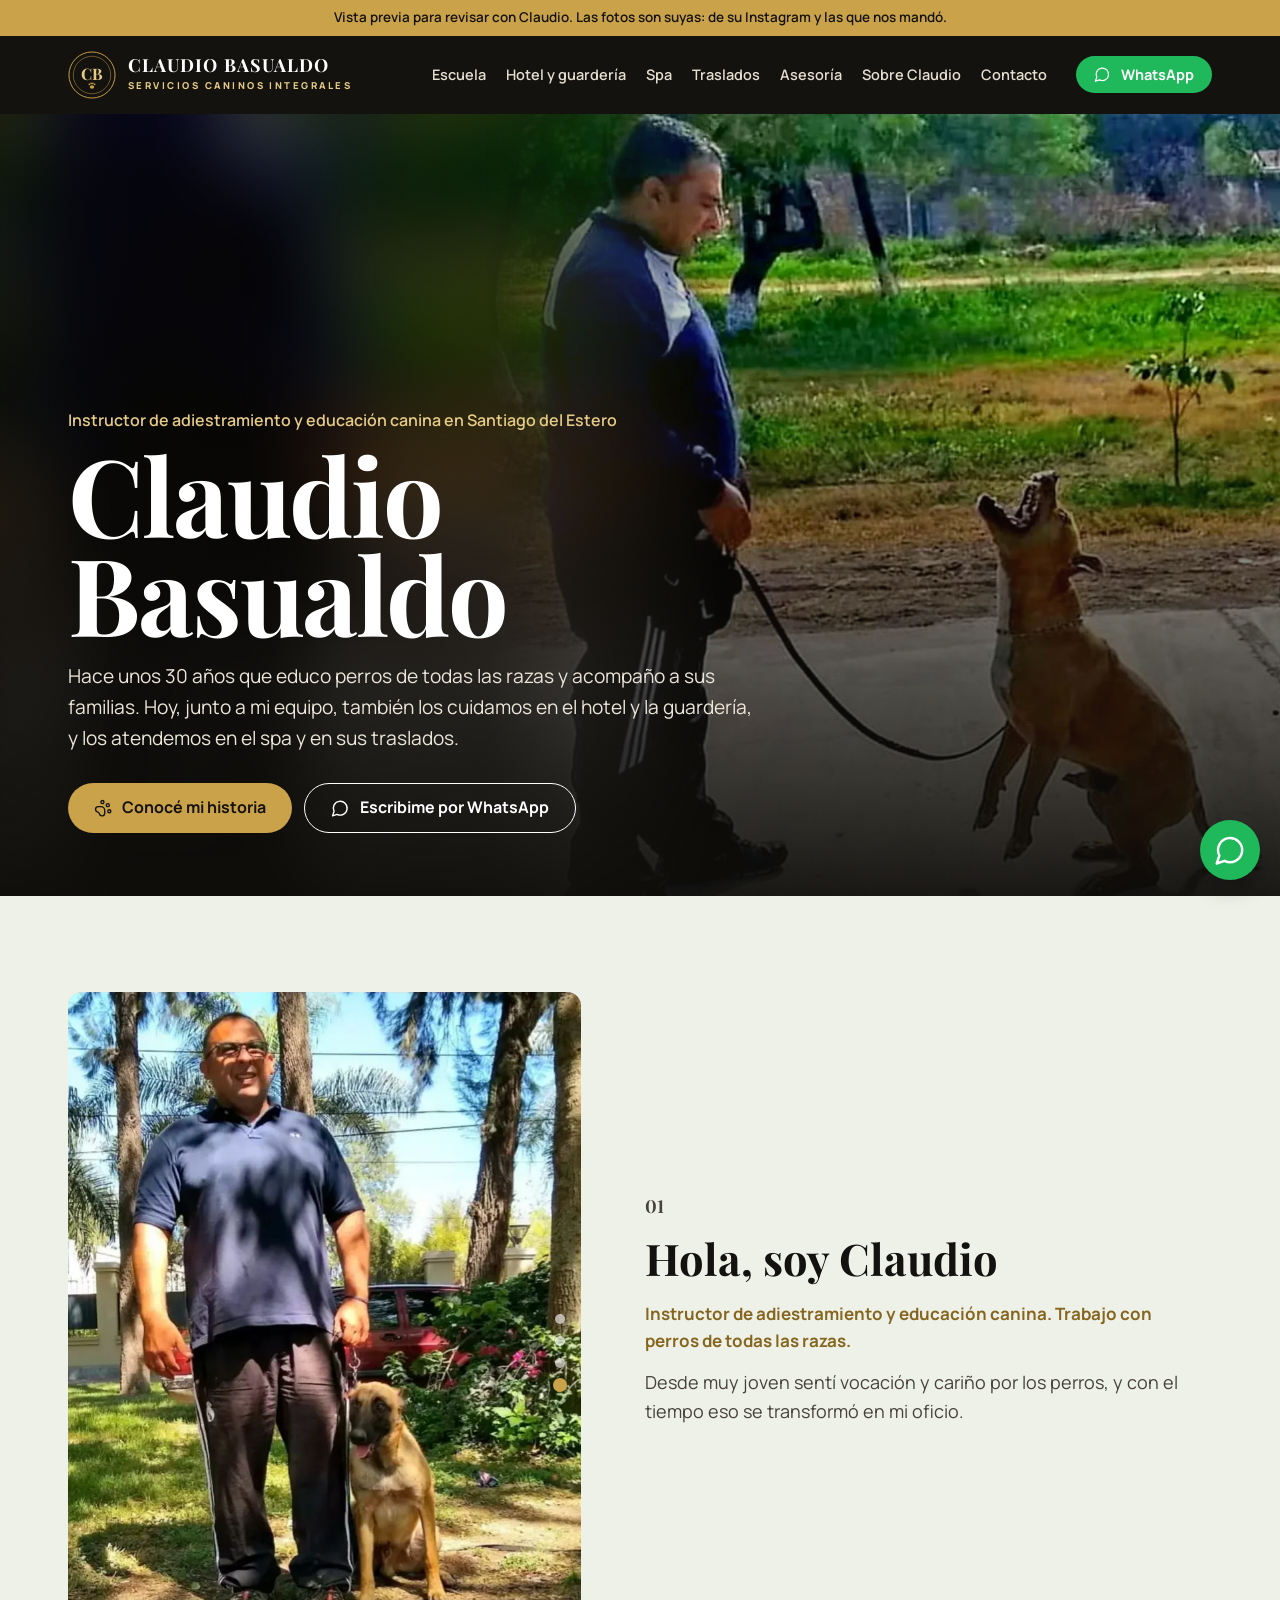
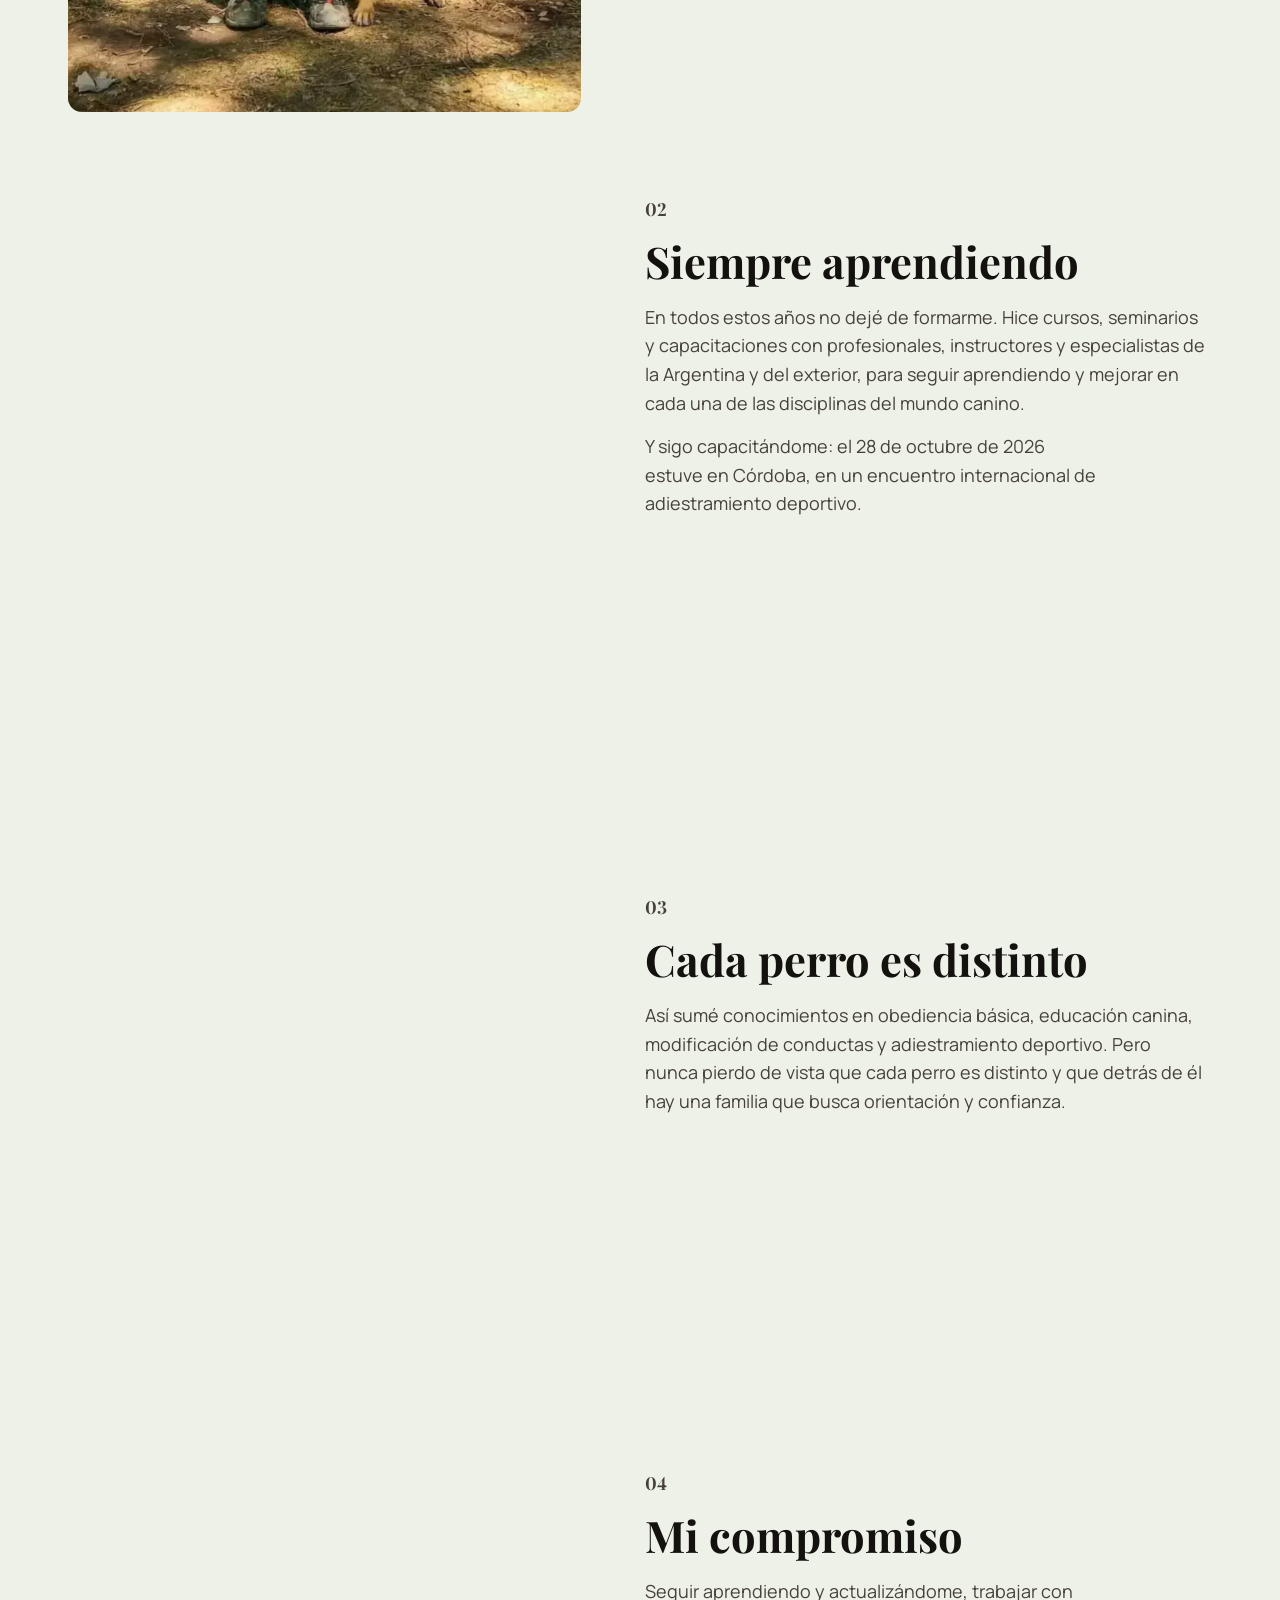
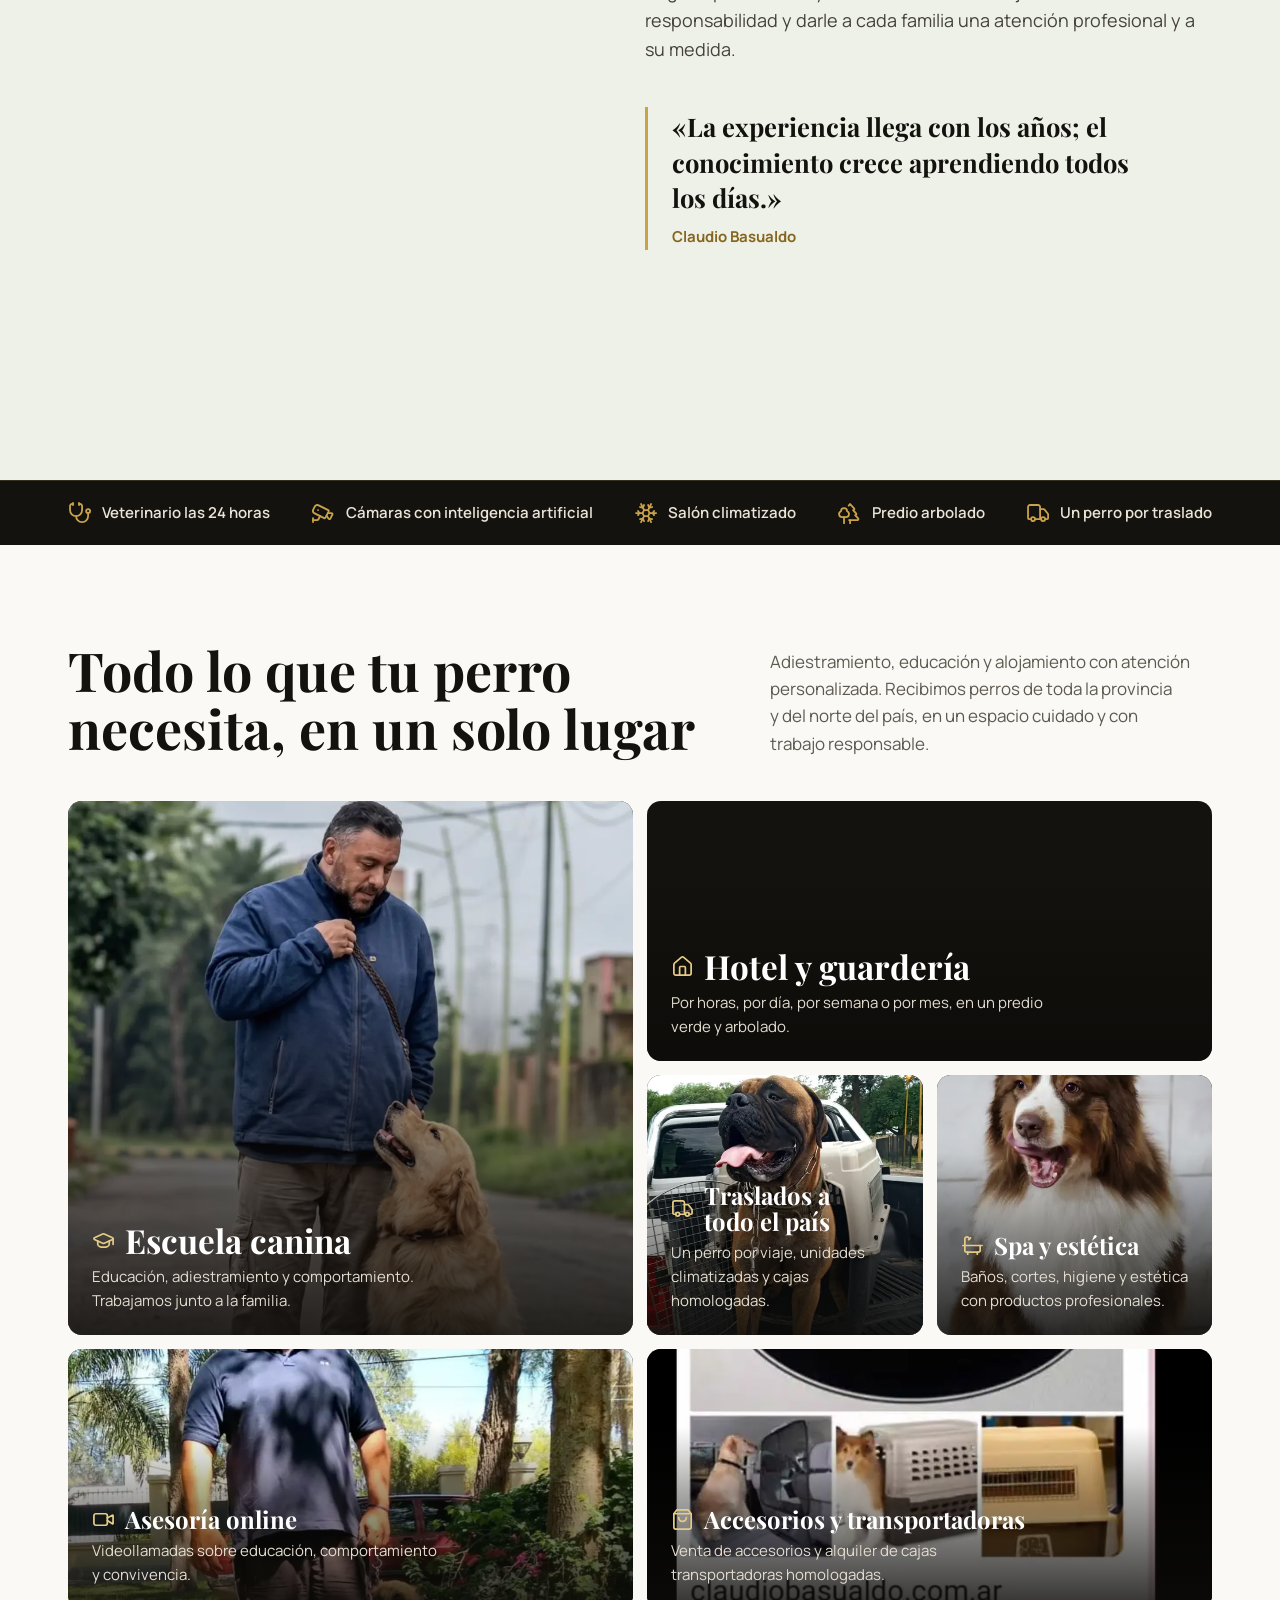
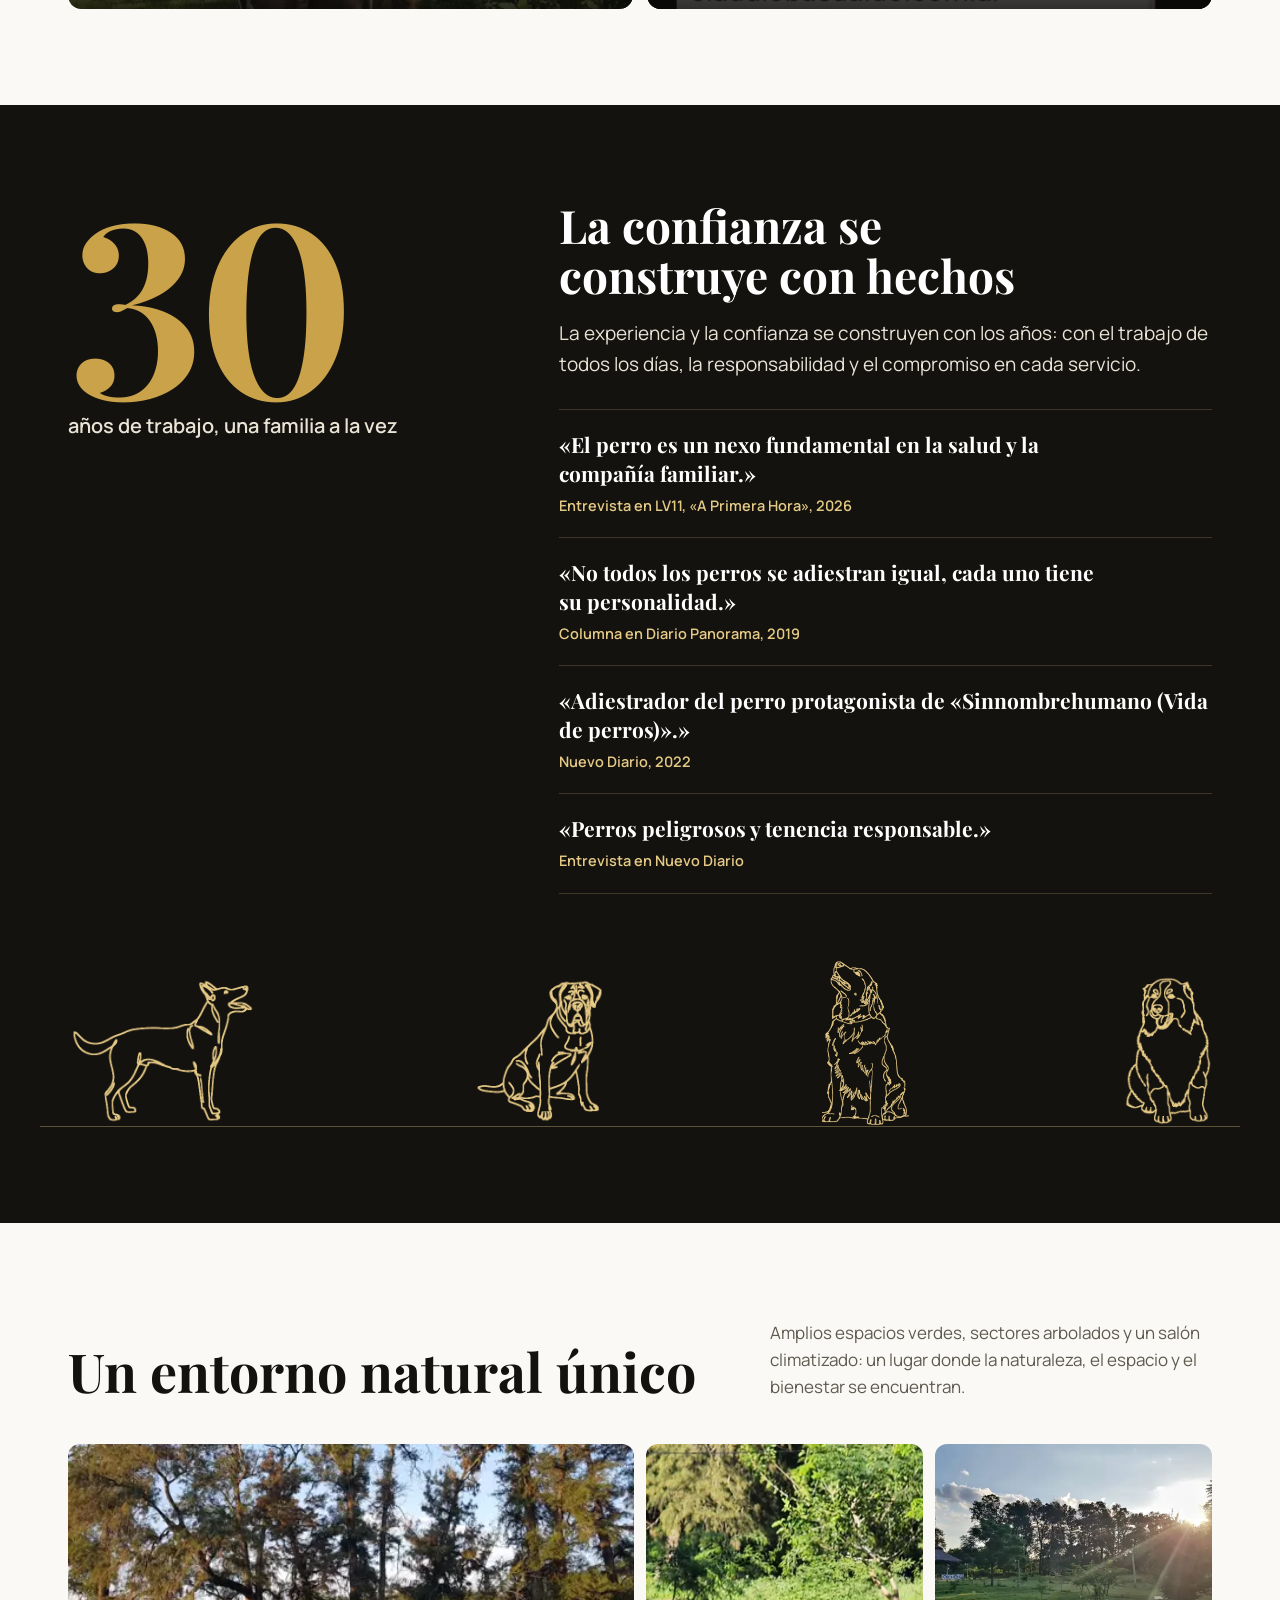
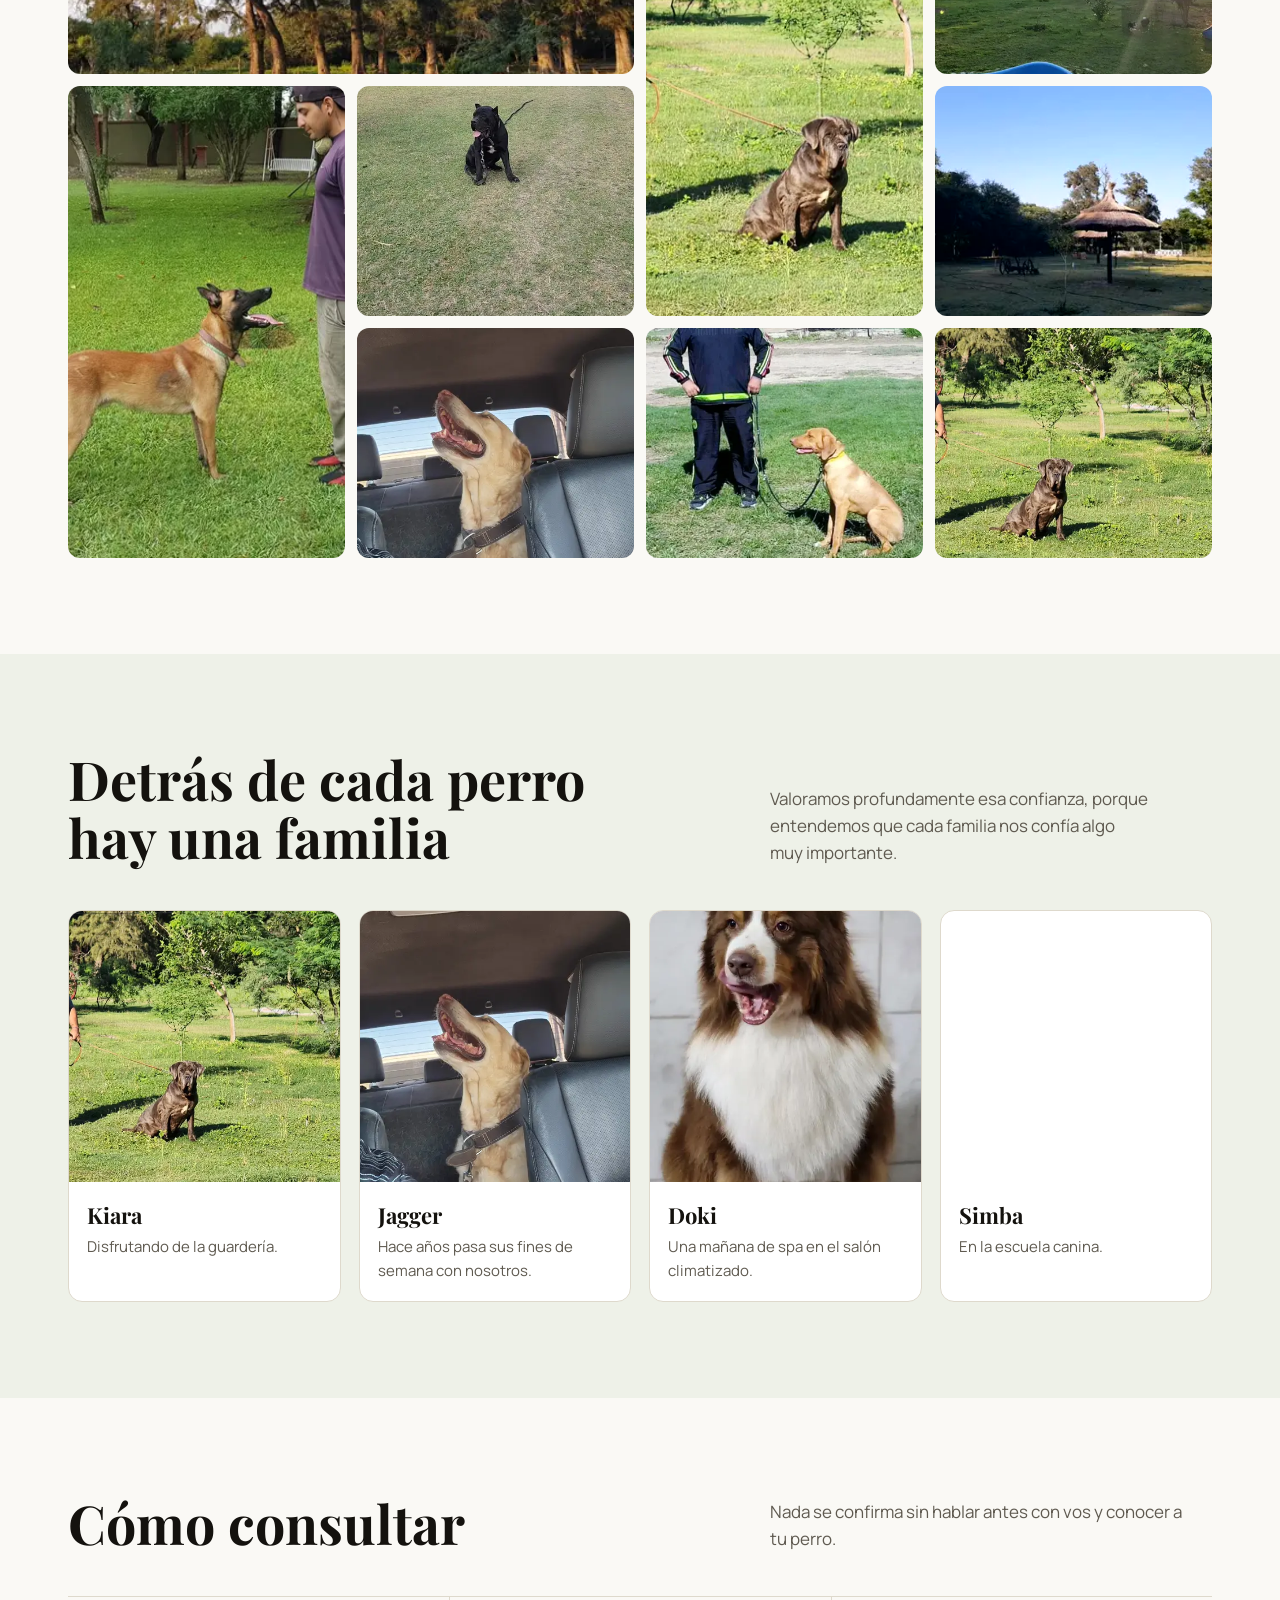
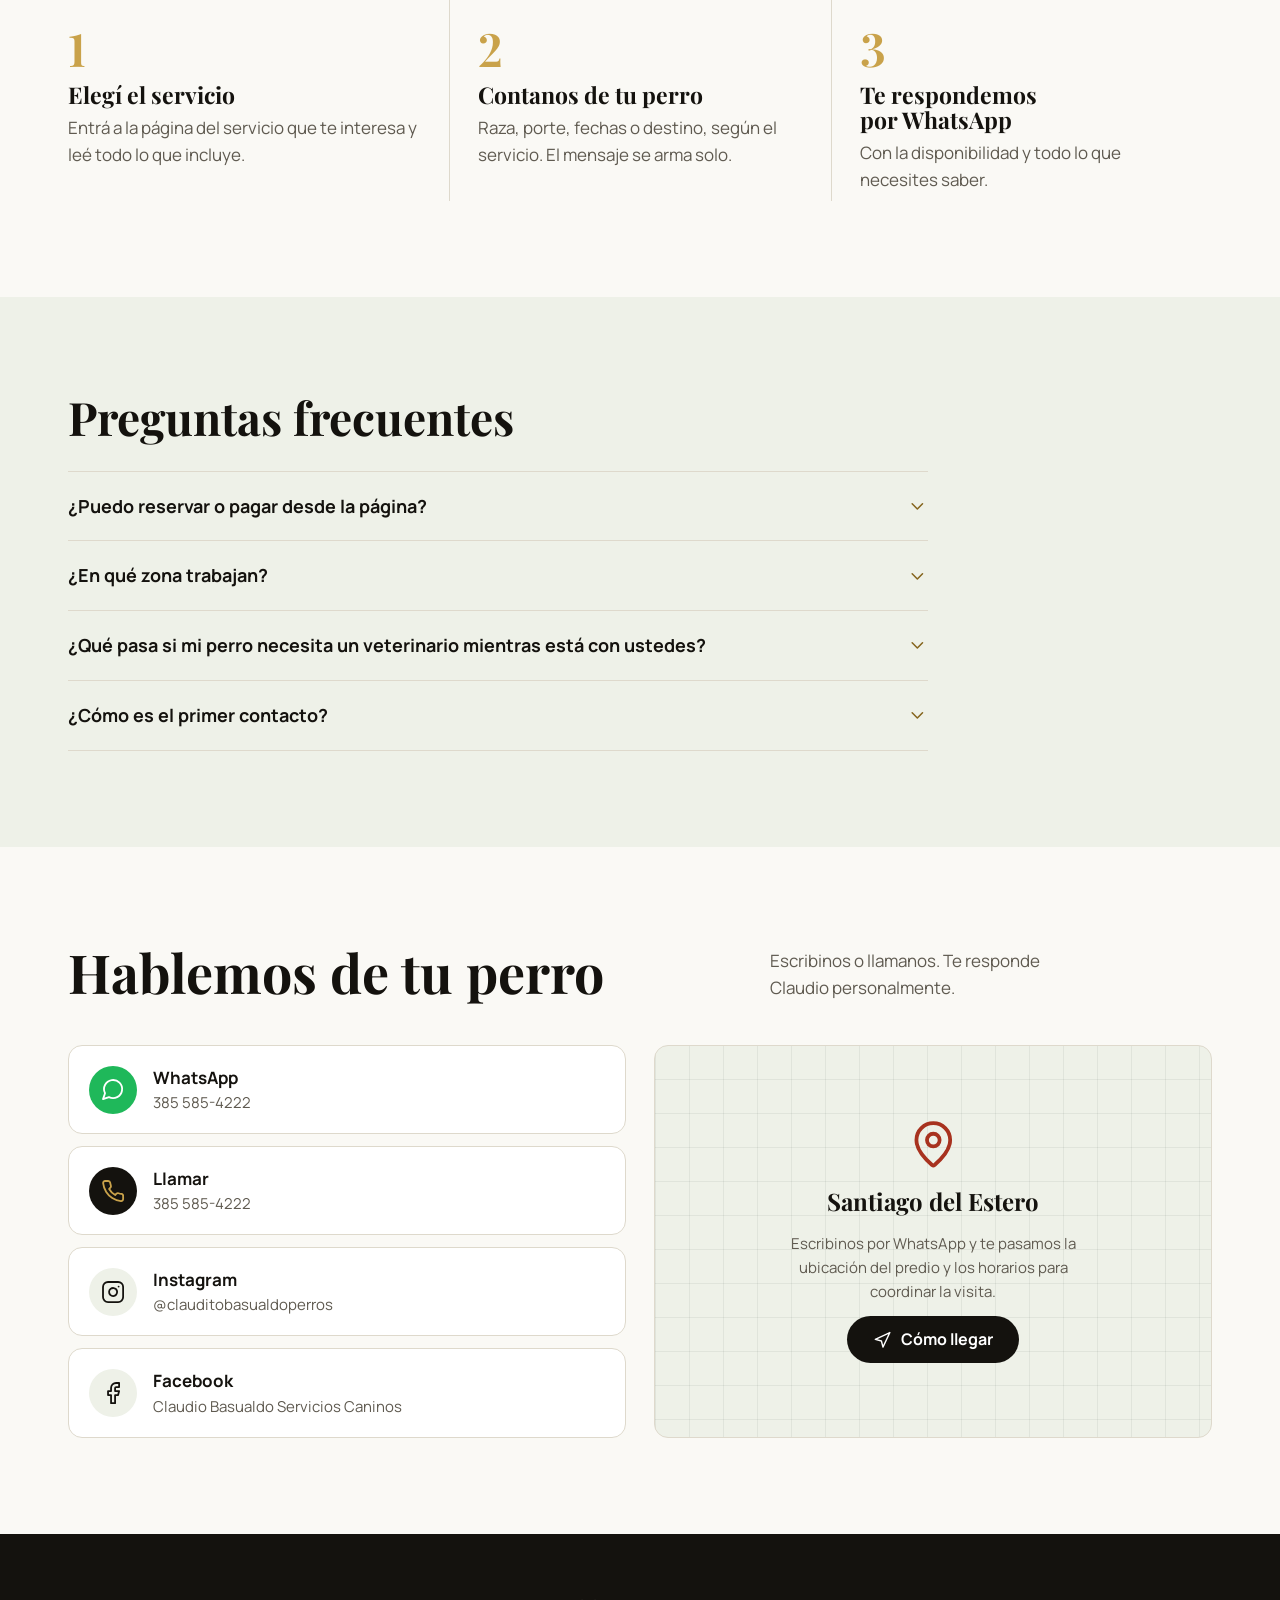
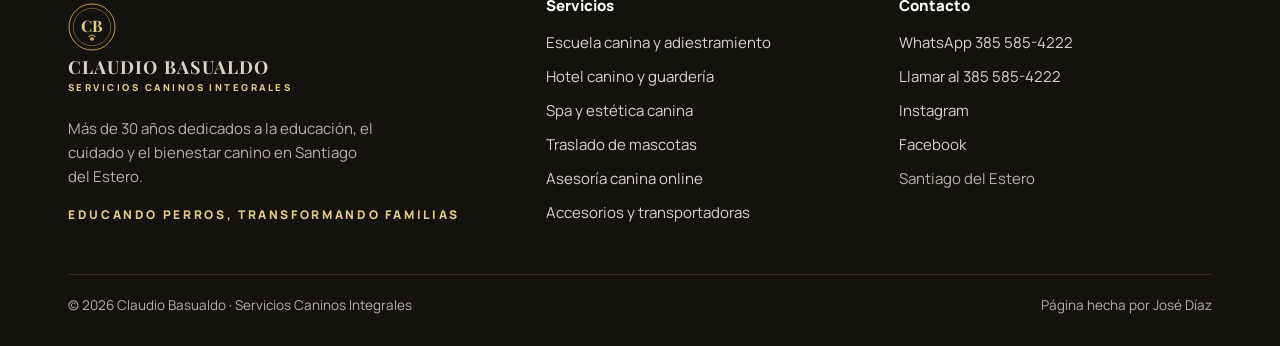
<file: index.html>
<!DOCTYPE html>
<html lang="es-AR">
<head>
<meta charset="UTF-8">
<meta name="viewport" content="width=device-width,initial-scale=1,viewport-fit=cover">
<title>Claudio Basualdo · Servicios Caninos Integrales en Santiago del Estero</title>
<meta name="description" content="Adiestramiento y educación canina, hotel y guardería, peluquería, traslados a todo el país y asesoría online en Santiago del Estero. Recibimos perros de toda la provincia y del norte del país.">
<!-- vista previa: Google no la muestra (la página real se arma con --produccion) -->
<meta name="robots" content="noindex">
<link rel="canonical" href="https://copidiaz17.github.io/claudio-basualdo/">
<meta property="og:type" content="website">
<meta property="og:locale" content="es_AR">
<meta property="og:site_name" content="Claudio Basualdo · Servicios Caninos Integrales">
<meta property="og:title" content="Claudio Basualdo · Servicios Caninos Integrales en Santiago del Estero">
<meta property="og:description" content="Adiestramiento y educación canina, hotel y guardería, peluquería, traslados a todo el país y asesoría online en Santiago del Estero. Recibimos perros de toda la provincia y del norte del país.">
<meta property="og:image" content="https://copidiaz17.github.io/claudio-basualdo/img/og/claudio-entrenando.jpg">
<meta property="og:image:width" content="1200">
<meta property="og:image:height" content="630">
<meta name="theme-color" content="#14120E">
<link rel="icon" href="img/favicon.svg" type="image/svg+xml">
<link rel="preload" href="fuentes/playfair-700-latin.woff2" as="font" type="font/woff2" crossorigin>
<link rel="stylesheet" href="css/estilos.css?v=59fef1a7">
<script type="speculationrules">{"prefetch":[{"where":{"href_matches":"/*"},"eagerness":"moderate"}]}</script>
<script type="application/ld+json">{"@type": "LocalBusiness", "@id": "https://copidiaz17.github.io/claudio-basualdo/#negocio", "name": "Claudio Basualdo · Servicios Caninos Integrales", "description": "Adiestramiento y educación canina, hotel y guardería, spa y estética, traslados a todo el país y asesoramiento online. Más de 30 años de experiencia en Santiago del Estero. Recibimos perros de toda la provincia y del norte del país.", "url": "https://copidiaz17.github.io/claudio-basualdo/", "telephone": "+54 9 385 585-4222", "image": "https://copidiaz17.github.io/claudio-basualdo/img/og/predio-arbolado.jpg", "logo": "https://copidiaz17.github.io/claudio-basualdo/img/favicon.svg", "areaServed": [{"@type": "AdministrativeArea", "name": "Provincia de Santiago del Estero, Argentina"}, {"@type": "Place", "name": "Norte de Argentina"}], "founder": {"@type": "Person", "name": "Claudio Basualdo", "jobTitle": "Instructor de adiestramiento y educación canina"}, "address": {"@type": "PostalAddress", "addressLocality": "Santiago del Estero", "addressRegion": "Santiago del Estero", "addressCountry": "AR"}, "sameAs": ["https://www.facebook.com/ClaudioBasualdoCanes/", "https://www.instagram.com/clauditobasualdoperros/"], "slogan": "Educando perros, transformando familias", "@context": "https://schema.org", "makesOffer": [{"@type": "Offer", "itemOffered": {"@type": "Service", "name": "Escuela canina y adiestramiento", "url": "https://copidiaz17.github.io/claudio-basualdo/adiestramiento-canino.html"}}, {"@type": "Offer", "itemOffered": {"@type": "Service", "name": "Hotel canino y guardería", "url": "https://copidiaz17.github.io/claudio-basualdo/guarderia-y-hotel-canino.html"}}, {"@type": "Offer", "itemOffered": {"@type": "Service", "name": "Spa y estética canina", "url": "https://copidiaz17.github.io/claudio-basualdo/peluqueria-canina.html"}}, {"@type": "Offer", "itemOffered": {"@type": "Service", "name": "Traslado de mascotas", "url": "https://copidiaz17.github.io/claudio-basualdo/traslado-de-mascotas.html"}}, {"@type": "Offer", "itemOffered": {"@type": "Service", "name": "Asesoría canina online", "url": "https://copidiaz17.github.io/claudio-basualdo/asesoria-canina-online.html"}}, {"@type": "Offer", "itemOffered": {"@type": "Service", "name": "Accesorios y transportadoras", "url": "https://copidiaz17.github.io/claudio-basualdo/transportadoras-y-accesorios.html"}}]}</script><script type="application/ld+json">{"@context": "https://schema.org", "@type": "WebSite", "name": "Claudio Basualdo · Servicios Caninos Integrales", "url": "https://copidiaz17.github.io/claudio-basualdo/", "inLanguage": "es-AR"}</script><script type="application/ld+json">{"@context": "https://schema.org", "@type": "FAQPage", "mainEntity": [{"@type": "Question", "name": "¿Puedo reservar o pagar desde la página?", "acceptedAnswer": {"@type": "Answer", "text": "No. Cada servicio lo acordamos por WhatsApp, porque antes necesitamos saber cómo es tu perro: su raza, su porte, su carácter o las fechas. Completá la consulta del servicio que te interesa y te respondemos."}}, {"@type": "Question", "name": "¿En qué zona trabajan?", "acceptedAnswer": {"@type": "Answer", "text": "Estamos en Santiago del Estero y recibimos perros de toda la provincia y del norte del país. Los traslados llegan a cualquier punto de la Argentina y la asesoría online es para familias de todo el país."}}, {"@type": "Question", "name": "¿Qué pasa si mi perro necesita un veterinario mientras está con ustedes?", "acceptedAnswer": {"@type": "Answer", "text": "Contamos con asistencia veterinaria las 24 horas."}}, {"@type": "Question", "name": "¿Cómo es el primer contacto?", "acceptedAnswer": {"@type": "Answer", "text": "Por WhatsApp o por teléfono, al 385 585-4222. Te respondemos personalmente."}}]}</script>
</head>
<body class="inicio">
<svg width="0" height="0" style="position:absolute" aria-hidden="true"><defs>
<symbol id="emblema" viewBox="0 0 200 200">
<circle cx="100" cy="100" r="96" fill="#14120E" stroke="#C9A24A" stroke-width="4"/>
<circle cx="100" cy="100" r="78" fill="none" stroke="#C9A24A" stroke-width="2"/>
<text x="100" y="120" text-anchor="middle" font-family="Playfair Display, serif" font-weight="700" font-size="66" fill="#E6CB86">CB</text>
<g fill="#C9A24A"><ellipse cx="100" cy="150" rx="9" ry="7"/><circle cx="89" cy="139" r="3.6"/><circle cx="96.3" cy="134.6" r="3.6"/><circle cx="103.7" cy="134.6" r="3.6"/><circle cx="111" cy="139" r="3.6"/></g>
</symbol></defs></svg>
<svg width="0" height="0" style="position:absolute" aria-hidden="true"><defs><symbol id="i-bath" viewBox="0 0 24 24"><path d="M10 4 8 6" />
  <path d="M17 19v2" />
  <path d="M2 12h20" />
  <path d="M7 19v2" />
  <path d="M9 5 7.621 3.621A2.121 2.121 0 0 0 4 5v12a2 2 0 0 0 2 2h12a2 2 0 0 0 2-2v-5" /></symbol><symbol id="i-cctv" viewBox="0 0 24 24"><path d="M16.75 12h3.632a1 1 0 0 1 .894 1.447l-2.034 4.069a1 1 0 0 1-1.708.134l-2.124-2.97" />
  <path d="M17.106 9.053a1 1 0 0 1 .447 1.341l-3.106 6.211a1 1 0 0 1-1.342.447L3.61 12.3a2.92 2.92 0 0 1-1.3-3.91L3.69 5.6a2.92 2.92 0 0 1 3.92-1.3z" />
  <path d="M2 19h3.76a2 2 0 0 0 1.8-1.1L9 15" />
  <path d="M2 21v-4" />
  <path d="M7 9h.01" /></symbol><symbol id="i-chevron-down" viewBox="0 0 24 24"><path d="m6 9 6 6 6-6" /></symbol><symbol id="i-facebook" viewBox="0 0 24 24"><path d="M18 2h-3a5 5 0 0 0-5 5v3H7v4h3v8h4v-8h3l1-4h-4V7a1 1 0 0 1 1-1h3z" /></symbol><symbol id="i-graduation-cap" viewBox="0 0 24 24"><path d="M21.42 10.922a1 1 0 0 0-.019-1.838L12.83 5.18a2 2 0 0 0-1.66 0L2.6 9.08a1 1 0 0 0 0 1.832l8.57 3.908a2 2 0 0 0 1.66 0z" />
  <path d="M22 10v6" />
  <path d="M6 12.5V16a6 3 0 0 0 12 0v-3.5" /></symbol><symbol id="i-house" viewBox="0 0 24 24"><path d="M15 21v-8a1 1 0 0 0-1-1h-4a1 1 0 0 0-1 1v8" />
  <path d="M3 10a2 2 0 0 1 .709-1.528l7-5.999a2 2 0 0 1 2.582 0l7 5.999A2 2 0 0 1 21 10v9a2 2 0 0 1-2 2H5a2 2 0 0 1-2-2z" /></symbol><symbol id="i-instagram" viewBox="0 0 24 24"><rect width="20" height="20" x="2" y="2" rx="5" ry="5" />
  <path d="M16 11.37A4 4 0 1 1 12.63 8 4 4 0 0 1 16 11.37z" />
  <line x1="17.5" x2="17.51" y1="6.5" y2="6.5" /></symbol><symbol id="i-map-pin" viewBox="0 0 24 24"><path d="M20 10c0 4.993-5.539 10.193-7.399 11.799a1 1 0 0 1-1.202 0C9.539 20.193 4 14.993 4 10a8 8 0 0 1 16 0" />
  <circle cx="12" cy="10" r="3" /></symbol><symbol id="i-menu" viewBox="0 0 24 24"><line x1="4" x2="20" y1="12" y2="12" />
  <line x1="4" x2="20" y1="6" y2="6" />
  <line x1="4" x2="20" y1="18" y2="18" /></symbol><symbol id="i-message-circle" viewBox="0 0 24 24"><path d="M7.9 20A9 9 0 1 0 4 16.1L2 22Z" /></symbol><symbol id="i-navigation" viewBox="0 0 24 24"><polygon points="3 11 22 2 13 21 11 13 3 11" /></symbol><symbol id="i-paw-print" viewBox="0 0 24 24"><circle cx="11" cy="4" r="2" />
  <circle cx="18" cy="8" r="2" />
  <circle cx="20" cy="16" r="2" />
  <path d="M9 10a5 5 0 0 1 5 5v3.5a3.5 3.5 0 0 1-6.84 1.045Q6.52 17.48 4.46 16.84A3.5 3.5 0 0 1 5.5 10Z" /></symbol><symbol id="i-phone" viewBox="0 0 24 24"><path d="M22 16.92v3a2 2 0 0 1-2.18 2 19.79 19.79 0 0 1-8.63-3.07 19.5 19.5 0 0 1-6-6 19.79 19.79 0 0 1-3.07-8.67A2 2 0 0 1 4.11 2h3a2 2 0 0 1 2 1.72 12.84 12.84 0 0 0 .7 2.81 2 2 0 0 1-.45 2.11L8.09 9.91a16 16 0 0 0 6 6l1.27-1.27a2 2 0 0 1 2.11-.45 12.84 12.84 0 0 0 2.81.7A2 2 0 0 1 22 16.92z" /></symbol><symbol id="i-shopping-bag" viewBox="0 0 24 24"><path d="M6 2 3 6v14a2 2 0 0 0 2 2h14a2 2 0 0 0 2-2V6l-3-4Z" />
  <path d="M3 6h18" />
  <path d="M16 10a4 4 0 0 1-8 0" /></symbol><symbol id="i-snowflake" viewBox="0 0 24 24"><path d="m10 20-1.25-2.5L6 18" />
  <path d="M10 4 8.75 6.5 6 6" />
  <path d="m14 20 1.25-2.5L18 18" />
  <path d="m14 4 1.25 2.5L18 6" />
  <path d="m17 21-3-6h-4" />
  <path d="m17 3-3 6 1.5 3" />
  <path d="M2 12h6.5L10 9" />
  <path d="m20 10-1.5 2 1.5 2" />
  <path d="M22 12h-6.5L14 15" />
  <path d="m4 10 1.5 2L4 14" />
  <path d="m7 21 3-6-1.5-3" />
  <path d="m7 3 3 6h4" /></symbol><symbol id="i-stethoscope" viewBox="0 0 24 24"><path d="M11 2v2" />
  <path d="M5 2v2" />
  <path d="M5 3H4a2 2 0 0 0-2 2v4a6 6 0 0 0 12 0V5a2 2 0 0 0-2-2h-1" />
  <path d="M8 15a6 6 0 0 0 12 0v-3" />
  <circle cx="20" cy="10" r="2" /></symbol><symbol id="i-trees" viewBox="0 0 24 24"><path d="M10 10v.2A3 3 0 0 1 8.9 16H5a3 3 0 0 1-1-5.8V10a3 3 0 0 1 6 0Z" />
  <path d="M7 16v6" />
  <path d="M13 19v3" />
  <path d="M12 19h8.3a1 1 0 0 0 .7-1.7L18 14h.3a1 1 0 0 0 .7-1.7L16 9h.2a1 1 0 0 0 .8-1.7L13 3l-1.4 1.5" /></symbol><symbol id="i-truck" viewBox="0 0 24 24"><path d="M14 18V6a2 2 0 0 0-2-2H4a2 2 0 0 0-2 2v11a1 1 0 0 0 1 1h2" />
  <path d="M15 18H9" />
  <path d="M19 18h2a1 1 0 0 0 1-1v-3.65a1 1 0 0 0-.22-.624l-3.48-4.35A1 1 0 0 0 17.52 8H14" />
  <circle cx="17" cy="18" r="2" />
  <circle cx="7" cy="18" r="2" /></symbol><symbol id="i-video" viewBox="0 0 24 24"><path d="m16 13 5.223 3.482a.5.5 0 0 0 .777-.416V7.87a.5.5 0 0 0-.752-.432L16 10.5" />
  <rect x="2" y="6" width="14" height="12" rx="2" /></symbol><symbol id="i-x" viewBox="0 0 24 24"><path d="M18 6 6 18" />
  <path d="m6 6 12 12" /></symbol></defs></svg>
<div class="aviso-maqueta">Vista previa para revisar con Claudio. Las fotos son suyas: de su Instagram y las que nos mandó.</div>
<header class="barra"><div class="contenedor">
  <a class="marca" href="index.html" aria-label="Claudio Basualdo, inicio"><svg class="emb" aria-hidden="true"><use href="#emblema"/></svg><span><b>Claudio Basualdo</b><small>Servicios caninos integrales</small></span></a>
  <nav class="menu" id="menu" aria-label="Menú principal"><a href="adiestramiento-canino.html">Escuela</a><a href="guarderia-y-hotel-canino.html">Hotel y guardería</a><a href="peluqueria-canina.html">Spa</a><a href="traslado-de-mascotas.html">Traslados</a><a href="asesoria-canina-online.html">Asesoría</a><a href="index.html#claudio">Sobre Claudio</a><a href="index.html#contacto">Contacto</a></nav>
  <a class="btn btn-wa btn-chico" href="https://wa.me/5493855854222?text=Hola%2C%20Claudio.%20Te%20escribo%20desde%20tu%20p%C3%A1gina." target="_blank" rel="noopener"><svg class="ic" aria-hidden="true"><use href="#i-message-circle"/></svg>WhatsApp</a>
  <button class="hamburguesa" type="button" aria-label="Abrir el menú" aria-expanded="false" aria-controls="menu"><svg class="ic" aria-hidden="true"><use href="#i-menu"/></svg></button>
</div></header>
<main>

<section class="cine" aria-label="Presentación">
  <div class="cine-foto"><img class="fondo" src="img/claudio-entrenando-480.webp" alt="" aria-hidden="true" decoding="async"><img class="nitida" src="img/claudio-entrenando-960.webp" srcset="img/claudio-entrenando-480.webp 480w, img/claudio-entrenando-960.webp 960w, img/claudio-entrenando-1600.webp 1600w" sizes="(max-width: 980px) 100vw, 62vw" alt="Claudio Basualdo, instructor de adiestramiento y educación canina, durante un entrenamiento" loading="eager" decoding="async" fetchpriority="high" style="object-position:30% 6%"></div>
  <div class="contenedor cine-texto">
    <p class="lugar">Instructor de adiestramiento y educación canina en Santiago del Estero</p>
    <h1 class="cine-nombre">Claudio Basualdo</h1>
    <p class="bajada">Hace unos 30 años que educo perros de todas las razas y acompaño a sus familias. Hoy, junto a mi equipo, también los cuidamos en el hotel y la guardería, y los atendemos en el spa y en sus traslados.</p>
    <div class="acciones">
      <a class="btn btn-oro" href="#claudio"><svg class="ic" aria-hidden="true"><use href="#i-paw-print"/></svg>Conocé mi historia</a>
      <a class="btn btn-linea" href="https://wa.me/5493855854222?text=Hola%2C%20Claudio.%20Te%20escribo%20desde%20tu%20p%C3%A1gina." target="_blank" rel="noopener"><svg class="ic" aria-hidden="true"><use href="#i-message-circle"/></svg>Escribime por WhatsApp</a>
    </div>
  </div>
</section>

<section class="seccion suave historia" id="claudio" data-capitulos aria-label="La historia de Claudio">
  <div class="contenedor historia-grid">
    <div class="historia-fotos" aria-hidden="true"><figure data-n="1" class="activa"><img src="img/claudio-labrador-960.webp" srcset="img/claudio-labrador-480.webp 480w, img/claudio-labrador-960.webp 960w" sizes="(max-width: 980px) 100vw, 520px" alt="Claudio Basualdo durante una clase con un labrador" loading="lazy" decoding="async" style="object-position:center 42%"></figure><figure data-n="2"><img src="img/claudio-diploma-960.webp" srcset="img/claudio-diploma-480.webp 480w, img/claudio-diploma-960.webp 960w" sizes="(max-width: 980px) 100vw, 520px" alt="Claudio Basualdo con un diploma, junto a colegas" loading="lazy" decoding="async" style="object-position:55% center"></figure><figure data-n="3"><img src="img/guarderia-kiara-claudio-960.webp" srcset="img/guarderia-kiara-claudio-480.webp 480w, img/guarderia-kiara-claudio-960.webp 960w, img/guarderia-kiara-claudio-1600.webp 1600w" sizes="(max-width: 980px) 100vw, 520px" alt="Claudio con Kiara en el predio" loading="lazy" decoding="async" style="object-position:0% center"></figure><figure data-n="4"><img src="img/claudio-basualdo-960.webp" srcset="img/claudio-basualdo-480.webp 480w, img/claudio-basualdo-960.webp 960w" sizes="(max-width: 980px) 100vw, 520px" alt="Claudio Basualdo con uno de sus alumnos" loading="lazy" decoding="async" style="object-position:center 10%"></figure><ol class="puntos"><li data-n="1" class="activo"></li><li data-n="2"></li><li data-n="3"></li><li data-n="4"></li></ol></div>
    <div class="historia-textos">
      <article data-n="1">
        <figure class="solo-celu"><img src="img/claudio-labrador-960.webp" srcset="img/claudio-labrador-480.webp 480w, img/claudio-labrador-960.webp 960w" sizes="100vw" alt="Claudio Basualdo durante una clase con un labrador" loading="lazy" decoding="async" style="object-position:center 42%"></figure>
        <p class="cap-num">01</p>
        <h2>Hola, soy Claudio</h2>
        <p class="oficio">Instructor de adiestramiento y educación canina. Trabajo con perros de todas las razas.</p><p>Desde muy joven sentí vocación y cariño por los perros, y con el tiempo eso se transformó en mi oficio.</p>
      </article>
      <article data-n="2">
        <figure class="solo-celu"><img src="img/claudio-diploma-960.webp" srcset="img/claudio-diploma-480.webp 480w, img/claudio-diploma-960.webp 960w" sizes="100vw" alt="Claudio Basualdo con un diploma, junto a colegas" loading="lazy" decoding="async" style="object-position:55% center"></figure>
        <p class="cap-num">02</p>
        <h3>Siempre aprendiendo</h3>
        <p>En todos estos años no dejé de formarme. Hice cursos, seminarios y capacitaciones con profesionales, instructores y especialistas de la Argentina y del exterior, para seguir aprendiendo y mejorar en cada una de las disciplinas del mundo canino.</p><p>Y sigo capacitándome: el 28 de octubre de 2026 estuve en Córdoba, en un encuentro internacional de adiestramiento deportivo.</p>
      </article>
      <article data-n="3">
        <figure class="solo-celu"><img src="img/guarderia-kiara-claudio-960.webp" srcset="img/guarderia-kiara-claudio-480.webp 480w, img/guarderia-kiara-claudio-960.webp 960w, img/guarderia-kiara-claudio-1600.webp 1600w" sizes="100vw" alt="Claudio con Kiara en el predio" loading="lazy" decoding="async" style="object-position:0% center"></figure>
        <p class="cap-num">03</p>
        <h3>Cada perro es distinto</h3>
        <p>Así sumé conocimientos en obediencia básica, educación canina, modificación de conductas y adiestramiento deportivo. Pero nunca pierdo de vista que cada perro es distinto y que detrás de él hay una familia que busca orientación y confianza.</p>
      </article>
      <article data-n="4">
        <figure class="solo-celu"><img src="img/claudio-basualdo-960.webp" srcset="img/claudio-basualdo-480.webp 480w, img/claudio-basualdo-960.webp 960w" sizes="100vw" alt="Claudio Basualdo con uno de sus alumnos" loading="lazy" decoding="async" style="object-position:center 10%"></figure>
        <p class="cap-num">04</p>
        <h3>Mi compromiso</h3>
        <p>Seguir aprendiendo y actualizándome, trabajar con responsabilidad y darle a cada familia una atención profesional y a su medida.</p><blockquote class="cita"><p>«La experiencia llega con los años; el conocimiento crece aprendiendo todos los días.»</p><footer>Claudio Basualdo</footer></blockquote>
      </article>
    </div>
  </div>
</section>
<div class="confianza"><div class="contenedor"><ul>
  <li><svg class="ic" aria-hidden="true"><use href="#i-stethoscope"/></svg>Veterinario las 24 horas</li>
  <li><svg class="ic" aria-hidden="true"><use href="#i-cctv"/></svg>Cámaras con inteligencia artificial</li>
  <li><svg class="ic" aria-hidden="true"><use href="#i-snowflake"/></svg>Salón climatizado</li>
  <li><svg class="ic" aria-hidden="true"><use href="#i-trees"/></svg>Predio arbolado</li>
  <li><svg class="ic" aria-hidden="true"><use href="#i-truck"/></svg>Un perro por traslado</li>
</ul></div></div>

<section class="seccion" id="servicios"><div class="contenedor">
  <div class="cabeza-sec"><h2>Todo lo que tu perro necesita, en un solo lugar</h2>
    <p>Adiestramiento, educación y alojamiento con atención personalizada. Recibimos perros de toda la provincia y del norte del país, en un espacio cuidado y con trabajo responsable.</p></div>
  <div class="mosaico"><a class="pieza p-escuela" href="adiestramiento-canino.html">
      <img src="img/adiestramiento-simba-960.webp" srcset="img/adiestramiento-simba-480.webp 480w, img/adiestramiento-simba-960.webp 960w, img/adiestramiento-simba-1600.webp 1600w" sizes="(max-width: 600px) 100vw, 50vw" alt="" loading="lazy" decoding="async" style="object-position:center 25%;view-transition-name:foto-adiestramiento-canino">
      <div class="tx"><h3><svg class="ic" aria-hidden="true"><use href="#i-graduation-cap"/></svg>Escuela canina</h3><p>Educación, adiestramiento y comportamiento. Trabajamos junto a la familia.</p></div></a><a class="pieza p-guarderia" href="guarderia-y-hotel-canino.html">
      <img src="img/guarderia-kiara-claudio-960.webp" srcset="img/guarderia-kiara-claudio-480.webp 480w, img/guarderia-kiara-claudio-960.webp 960w, img/guarderia-kiara-claudio-1600.webp 1600w" sizes="(max-width: 600px) 100vw, 50vw" alt="" loading="lazy" decoding="async" style="object-position:center 40%;view-transition-name:foto-guarderia-y-hotel-canino">
      <div class="tx"><h3><svg class="ic" aria-hidden="true"><use href="#i-house"/></svg>Hotel y guardería</h3><p>Por horas, por día, por semana o por mes, en un predio verde y arbolado.</p></div></a><a class="pieza p-traslados" href="traslado-de-mascotas.html">
      <img src="img/traslado-camioneta-960.webp" srcset="img/traslado-camioneta-480.webp 480w, img/traslado-camioneta-960.webp 960w, img/traslado-camioneta-1600.webp 1600w" sizes="(max-width: 600px) 100vw, 25vw" alt="" loading="lazy" decoding="async" style="object-position:center 35%;view-transition-name:foto-traslado-de-mascotas">
      <div class="tx"><h3><svg class="ic" aria-hidden="true"><use href="#i-truck"/></svg>Traslados a todo el país</h3><p>Un perro por viaje, unidades climatizadas y cajas homologadas.</p></div></a><a class="pieza p-spa" href="peluqueria-canina.html">
      <img src="img/spa-doki-960.webp" srcset="img/spa-doki-480.webp 480w, img/spa-doki-960.webp 960w" sizes="(max-width: 600px) 100vw, 25vw" alt="" loading="lazy" decoding="async" style="object-position:center 20%;view-transition-name:foto-peluqueria-canina">
      <div class="tx"><h3><svg class="ic" aria-hidden="true"><use href="#i-bath"/></svg>Spa y estética</h3><p>Baños, cortes, higiene y estética con productos profesionales.</p></div></a><a class="pieza p-asesoria" href="asesoria-canina-online.html">
      <img src="img/claudio-basualdo-960.webp" srcset="img/claudio-basualdo-480.webp 480w, img/claudio-basualdo-960.webp 960w" sizes="(max-width: 600px) 100vw, 50vw" alt="" loading="lazy" decoding="async" style="object-position:center 30%;view-transition-name:foto-asesoria-canina-online">
      <div class="tx"><h3><svg class="ic" aria-hidden="true"><use href="#i-video"/></svg>Asesoría online</h3><p>Videollamadas sobre educación, comportamiento y convivencia.</p></div></a><a class="pieza p-accesorios" href="transportadoras-y-accesorios.html">
      <img src="img/transportadoras-960.webp" srcset="img/transportadoras-480.webp 480w, img/transportadoras-960.webp 960w" sizes="(max-width: 600px) 100vw, 50vw" alt="" loading="lazy" decoding="async" style="object-position:center 52%;view-transition-name:foto-transportadoras-y-accesorios">
      <div class="tx"><h3><svg class="ic" aria-hidden="true"><use href="#i-shopping-bag"/></svg>Accesorios y transportadoras</h3><p>Venta de accesorios y alquiler de cajas transportadoras homologadas.</p></div></a></div>
</div></section>

<section class="seccion oscura"><div class="contenedor trayectoria">
  <p class="cifra"><b><span class="num">30</span></b><small>años de trabajo, una familia a la vez</small></p>
  <div>
    <h2 style="font-size:clamp(32px,3.6vw,46px);margin-bottom:18px">La confianza se construye con hechos</h2>
    <p class="intro">La experiencia y la confianza se construyen con los años: con el trabajo de todos los días, la responsabilidad y el compromiso en cada servicio.</p>
    <ul class="medios">
      <li><q>El perro es un nexo fundamental en la salud y la compañía familiar.</q><p class="fuente">Entrevista en LV11, «A Primera Hora», 2026</p></li>
      <li><q>No todos los perros se adiestran igual, cada uno tiene su personalidad.</q><p class="fuente">Columna en Diario Panorama, 2019</p></li>
      <li><q>Adiestrador del perro protagonista de «Sinnombrehumano (Vida de perros)».</q><p class="fuente">Nuevo Diario, 2022</p></li>
      <li><q>Perros peligrosos y tenencia responsable.</q><p class="fuente">Entrevista en Nuevo Diario</p></li>
    </ul>
  </div>
</div>
<div class="contenedor perros-linea" aria-hidden="true"><img class="" src="img/lineas/malinois-claro.webp" width="410" height="326" alt="" loading="lazy" decoding="async"><img class="" src="img/lineas/cane-corso-claro.webp" width="290" height="322" alt="" loading="lazy" decoding="async"><img class="" src="img/lineas/golden-claro.webp" width="304" height="594" alt="" loading="lazy" decoding="async"><img class="" src="img/lineas/ovejero-claro.webp" width="388" height="660" alt="" loading="lazy" decoding="async"></div>
</section>

<section class="seccion"><div class="contenedor">
  <div class="cabeza-sec"><h2>Un entorno natural único</h2>
    <p>Amplios espacios verdes, sectores arbolados y un salón climatizado: un lugar donde la naturaleza, el espacio y el bienestar se encuentran.</p></div>
  <div class="galeria"><figure class="ancha"><img src="img/predio-arbolado-960.webp" srcset="img/predio-arbolado-480.webp 480w, img/predio-arbolado-960.webp 960w, img/predio-arbolado-1600.webp 1600w" sizes="(max-width: 980px) 50vw, 25vw" alt="El predio arbolado" loading="lazy" decoding="async" style="object-position:center"></figure><figure class="alta"><img src="img/guarderia-kiara-claudio-960.webp" srcset="img/guarderia-kiara-claudio-480.webp 480w, img/guarderia-kiara-claudio-960.webp 960w, img/guarderia-kiara-claudio-1600.webp 1600w" sizes="(max-width: 980px) 50vw, 25vw" alt="Claudio con Kiara en el predio" loading="lazy" decoding="async" style="object-position:center"></figure><figure class=""><img src="img/predio-atardecer-960.webp" srcset="img/predio-atardecer-480.webp 480w, img/predio-atardecer-960.webp 960w" sizes="(max-width: 980px) 50vw, 25vw" alt="El predio al atardecer" loading="lazy" decoding="async" style="object-position:center"></figure><figure class="alta"><img src="img/adiestramiento-malinois-960.webp" srcset="img/adiestramiento-malinois-480.webp 480w, img/adiestramiento-malinois-960.webp 960w" sizes="(max-width: 980px) 50vw, 25vw" alt="Adiestramiento de un Malinois" loading="lazy" decoding="async" style="object-position:center"></figure><figure class=""><img src="img/predio-perro-960.webp" srcset="img/predio-perro-480.webp 480w, img/predio-perro-960.webp 960w" sizes="(max-width: 980px) 50vw, 25vw" alt="Un perro en el parque" loading="lazy" decoding="async" style="object-position:center"></figure><figure class=""><img src="img/predio-quincho-960.webp" srcset="img/predio-quincho-480.webp 480w, img/predio-quincho-960.webp 960w" sizes="(max-width: 980px) 50vw, 25vw" alt="El quincho del predio" loading="lazy" decoding="async" style="object-position:center"></figure><figure class=""><img src="img/guarderia-jagger-960.webp" srcset="img/guarderia-jagger-480.webp 480w, img/guarderia-jagger-960.webp 960w" sizes="(max-width: 980px) 50vw, 25vw" alt="Jagger" loading="lazy" decoding="async" style="object-position:center"></figure><figure class=""><img src="img/adiestramiento-obediencia-960.webp" srcset="img/adiestramiento-obediencia-480.webp 480w, img/adiestramiento-obediencia-960.webp 960w" sizes="(max-width: 980px) 50vw, 25vw" alt="Obediencia en el parque" loading="lazy" decoding="async" style="object-position:center"></figure><figure class=""><img src="img/guarderia-kiara-960.webp" srcset="img/guarderia-kiara-480.webp 480w, img/guarderia-kiara-960.webp 960w" sizes="(max-width: 980px) 50vw, 25vw" alt="Kiara en la guardería" loading="lazy" decoding="async" style="object-position:center"></figure></div>
</div></section>

<section class="seccion suave"><div class="contenedor">
  <div class="cabeza-sec"><h2>Detrás de cada perro hay una familia</h2>
    <p>Valoramos profundamente esa confianza, porque entendemos que cada familia nos confía algo muy importante.</p></div>
  <div class="familias"><figure class="familia"><img src="img/guarderia-kiara-960.webp" srcset="img/guarderia-kiara-480.webp 480w, img/guarderia-kiara-960.webp 960w" sizes="(max-width: 600px) 50vw, 25vw" alt="Kiara" loading="lazy" decoding="async" style="object-position:center">
      <figcaption><b>Kiara</b><span>Disfrutando de la guardería.</span></figcaption></figure><figure class="familia"><img src="img/guarderia-jagger-960.webp" srcset="img/guarderia-jagger-480.webp 480w, img/guarderia-jagger-960.webp 960w" sizes="(max-width: 600px) 50vw, 25vw" alt="Jagger" loading="lazy" decoding="async" style="object-position:center 30%">
      <figcaption><b>Jagger</b><span>Hace años pasa sus fines de semana con nosotros.</span></figcaption></figure><figure class="familia"><img src="img/spa-doki-960.webp" srcset="img/spa-doki-480.webp 480w, img/spa-doki-960.webp 960w" sizes="(max-width: 600px) 50vw, 25vw" alt="Doki" loading="lazy" decoding="async" style="object-position:center 20%">
      <figcaption><b>Doki</b><span>Una mañana de spa en el salón climatizado.</span></figcaption></figure><figure class="familia"><img src="img/adiestramiento-simba-960.webp" srcset="img/adiestramiento-simba-480.webp 480w, img/adiestramiento-simba-960.webp 960w, img/adiestramiento-simba-1600.webp 1600w" sizes="(max-width: 600px) 50vw, 25vw" alt="Simba" loading="lazy" decoding="async" style="object-position:center 25%">
      <figcaption><b>Simba</b><span>En la escuela canina.</span></figcaption></figure></div>
</div></section>

<section class="seccion"><div class="contenedor">
  <div class="cabeza-sec"><h2>Cómo consultar</h2>
    <p>Nada se confirma sin hablar antes con vos y conocer a tu perro.</p></div>
  <ol class="pasos">
    <li><h3>Elegí el servicio</h3><p>Entrá a la página del servicio que te interesa y leé todo lo que incluye.</p></li>
    <li><h3>Contanos de tu perro</h3><p>Raza, porte, fechas o destino, según el servicio. El mensaje se arma solo.</p></li>
    <li><h3>Te respondemos por WhatsApp</h3><p>Con la disponibilidad y todo lo que necesites saber.</p></li>
  </ol>
</div></section>

<section class="seccion suave"><div class="contenedor">
  <h2 style="font-size:clamp(32px,3.6vw,46px);margin-bottom:28px">Preguntas frecuentes</h2>
  <div class="faq"><details><summary>¿Puedo reservar o pagar desde la página?<svg class="ic" aria-hidden="true"><use href="#i-chevron-down"/></svg></summary><p>No. Cada servicio lo acordamos por WhatsApp, porque antes necesitamos saber cómo es tu perro: su raza, su porte, su carácter o las fechas. Completá la consulta del servicio que te interesa y te respondemos.</p></details><details><summary>¿En qué zona trabajan?<svg class="ic" aria-hidden="true"><use href="#i-chevron-down"/></svg></summary><p>Estamos en Santiago del Estero y recibimos perros de toda la provincia y del norte del país. Los traslados llegan a cualquier punto de la Argentina y la asesoría online es para familias de todo el país.</p></details><details><summary>¿Qué pasa si mi perro necesita un veterinario mientras está con ustedes?<svg class="ic" aria-hidden="true"><use href="#i-chevron-down"/></svg></summary><p>Contamos con asistencia veterinaria las 24 horas.</p></details><details><summary>¿Cómo es el primer contacto?<svg class="ic" aria-hidden="true"><use href="#i-chevron-down"/></svg></summary><p>Por WhatsApp o por teléfono, al 385 585-4222. Te respondemos personalmente.</p></details></div>
</div></section>

<section class="seccion" id="contacto"><div class="contenedor">
  <div class="cabeza-sec"><h2>Hablemos de tu perro</h2>
    <p>Escribinos o llamanos. Te responde Claudio personalmente.</p></div>
  <div class="contacto">
    <div class="canales">
      <a class="canal" href="https://wa.me/5493855854222?text=Hola%2C%20Claudio.%20Te%20escribo%20desde%20tu%20p%C3%A1gina." target="_blank" rel="noopener"><span class="c" style="background:var(--wa);color:#fff"><svg class="ic" aria-hidden="true"><use href="#i-message-circle"/></svg></span><span><b>WhatsApp</b><span>385 585-4222</span></span></a>
      <a class="canal" href="tel:+5493855854222"><span class="c" style="background:var(--carbon);color:var(--oro)"><svg class="ic" aria-hidden="true"><use href="#i-phone"/></svg></span><span><b>Llamar</b><span>385 585-4222</span></span></a>
      <a class="canal" href="https://www.instagram.com/clauditobasualdoperros/" target="_blank" rel="noopener"><span class="c" style="background:var(--monte-claro);color:var(--carbon)"><svg class="ic" aria-hidden="true"><use href="#i-instagram"/></svg></span><span><b>Instagram</b><span>@clauditobasualdoperros</span></span></a>
      <a class="canal" href="https://www.facebook.com/ClaudioBasualdoCanes/" target="_blank" rel="noopener"><span class="c" style="background:var(--monte-claro);color:var(--carbon)"><svg class="ic" aria-hidden="true"><use href="#i-facebook"/></svg></span><span><b>Facebook</b><span>Claudio Basualdo Servicios Caninos</span></span></a>
    </div>
    <div class="mapa"><svg class="ic pin" aria-hidden="true"><use href="#i-map-pin"/></svg><b>Santiago del Estero</b><span>Escribinos por WhatsApp y te pasamos la ubicación del predio y los horarios para coordinar la visita.</span>
      <a class="btn btn-oscuro" href="https://www.google.com/maps/search/?api=1&amp;query=Claudio%20Basualdo%20Servicios%20Caninos%20Santiago%20del%20Estero" target="_blank" rel="noopener"><svg class="ic" aria-hidden="true"><use href="#i-navigation"/></svg>Cómo llegar</a></div>
  </div>
</div></section>
</main>
<footer class="pie"><div class="contenedor">
  <div class="cols">
    <div><a class="marca" href="index.html"><svg class="emb" aria-hidden="true"><use href="#emblema"/></svg><span><b>Claudio Basualdo</b><small>Servicios caninos integrales</small></span></a>
      <p style="margin-top:16px;max-width:360px">Más de 30 años dedicados a la educación, el cuidado y el bienestar canino en Santiago del Estero.</p>
      <p class="lema">Educando perros, transformando familias</p></div>
    <nav aria-label="Servicios"><h2>Servicios</h2><a href="adiestramiento-canino.html">Escuela canina y adiestramiento</a><a href="guarderia-y-hotel-canino.html">Hotel canino y guardería</a><a href="peluqueria-canina.html">Spa y estética canina</a><a href="traslado-de-mascotas.html">Traslado de mascotas</a><a href="asesoria-canina-online.html">Asesoría canina online</a><a href="transportadoras-y-accesorios.html">Accesorios y transportadoras</a></nav>
    <div><h2>Contacto</h2>
      <a href="https://wa.me/5493855854222?text=Hola%2C%20Claudio.%20Te%20escribo%20desde%20tu%20p%C3%A1gina." target="_blank" rel="noopener">WhatsApp 385 585-4222</a>
      <a href="tel:+5493855854222">Llamar al 385 585-4222</a>
      <a href="https://www.instagram.com/clauditobasualdoperros/" target="_blank" rel="noopener">Instagram</a>
      <a href="https://www.facebook.com/ClaudioBasualdoCanes/" target="_blank" rel="noopener">Facebook</a>
      <p style="padding:5px 0">Santiago del Estero</p></div>
  </div>
  <div class="abajo"><span>© <span class="anio">2026</span> Claudio Basualdo · Servicios Caninos Integrales</span><span>Página hecha por José Díaz</span></div>
</div></footer>
<a class="wa-flotante" href="https://wa.me/5493855854222?text=Hola%2C%20Claudio.%20Te%20escribo%20desde%20tu%20p%C3%A1gina." target="_blank" rel="noopener" aria-label="Escribir por WhatsApp"><svg class="ic" aria-hidden="true"><use href="#i-message-circle"/></svg></a>
<script src="js/sitio.js?v=59fef1a7" defer></script>
</body>
</html>
</file>
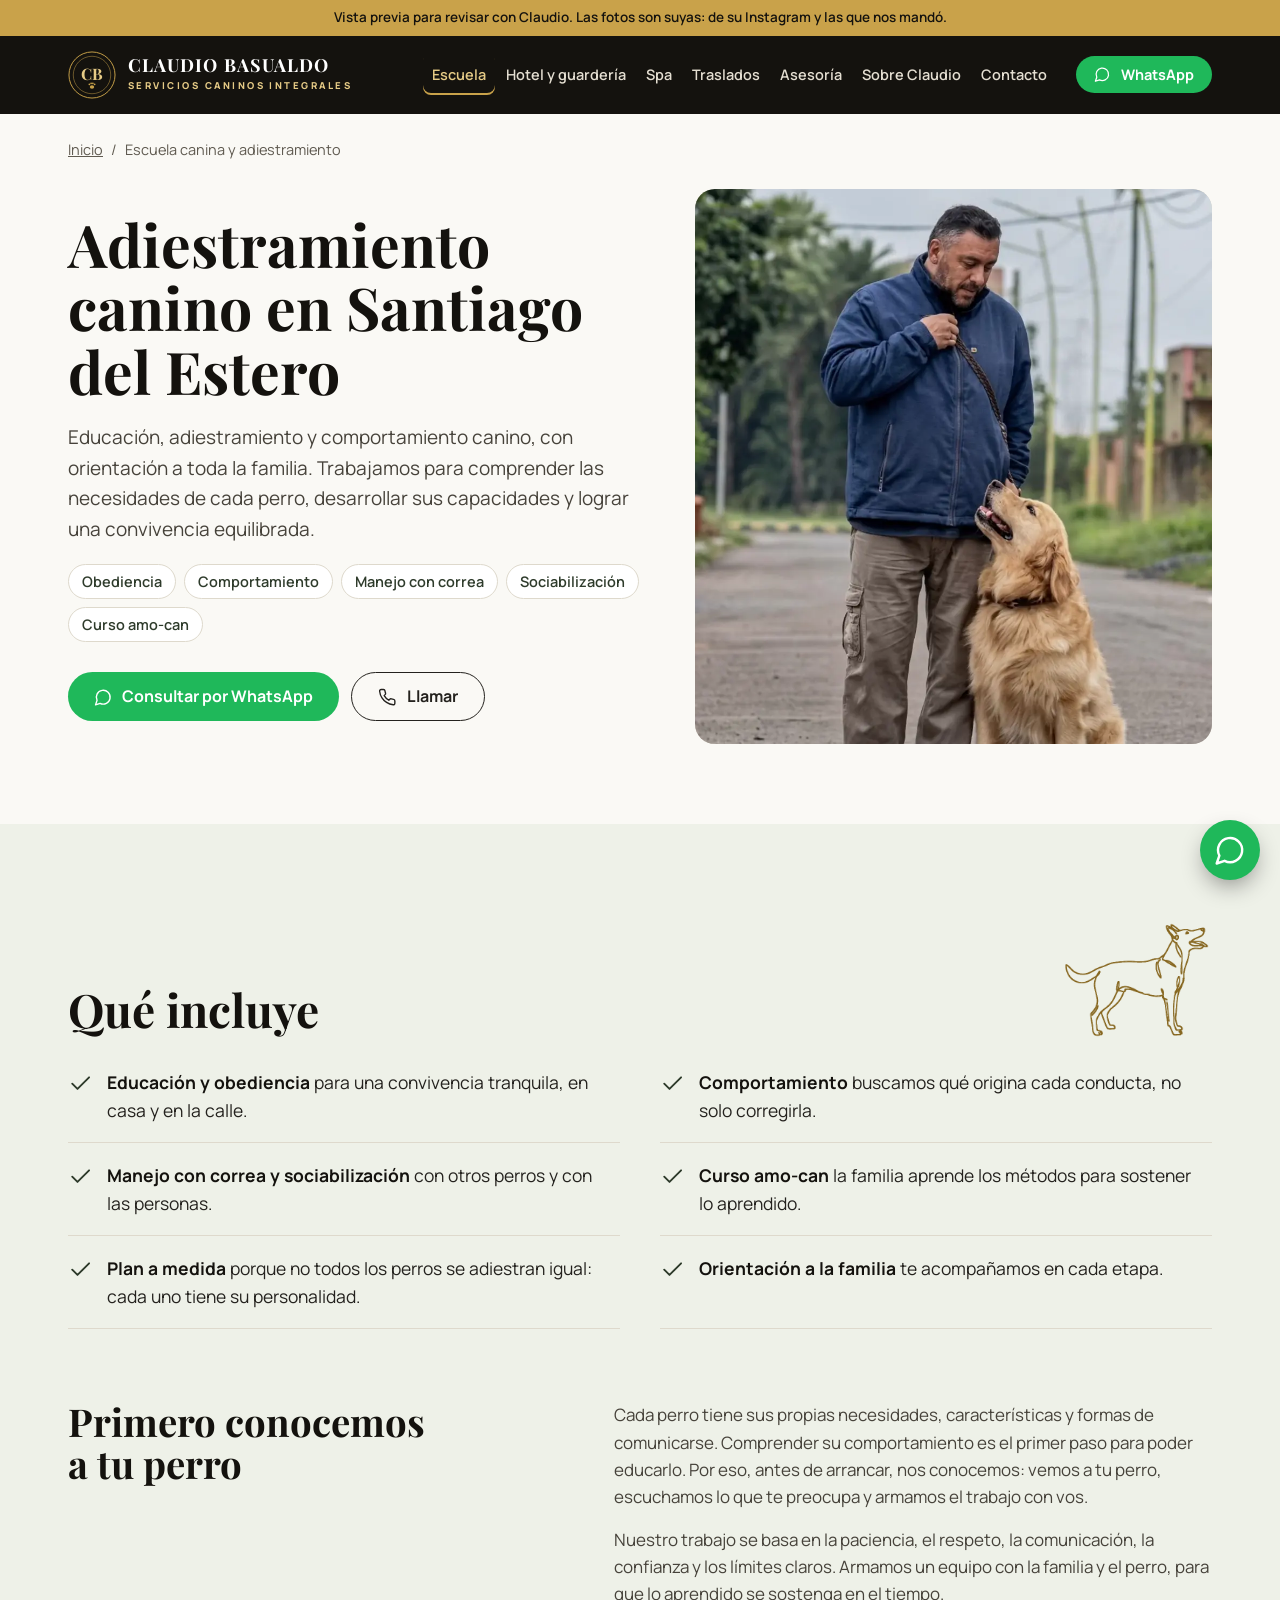
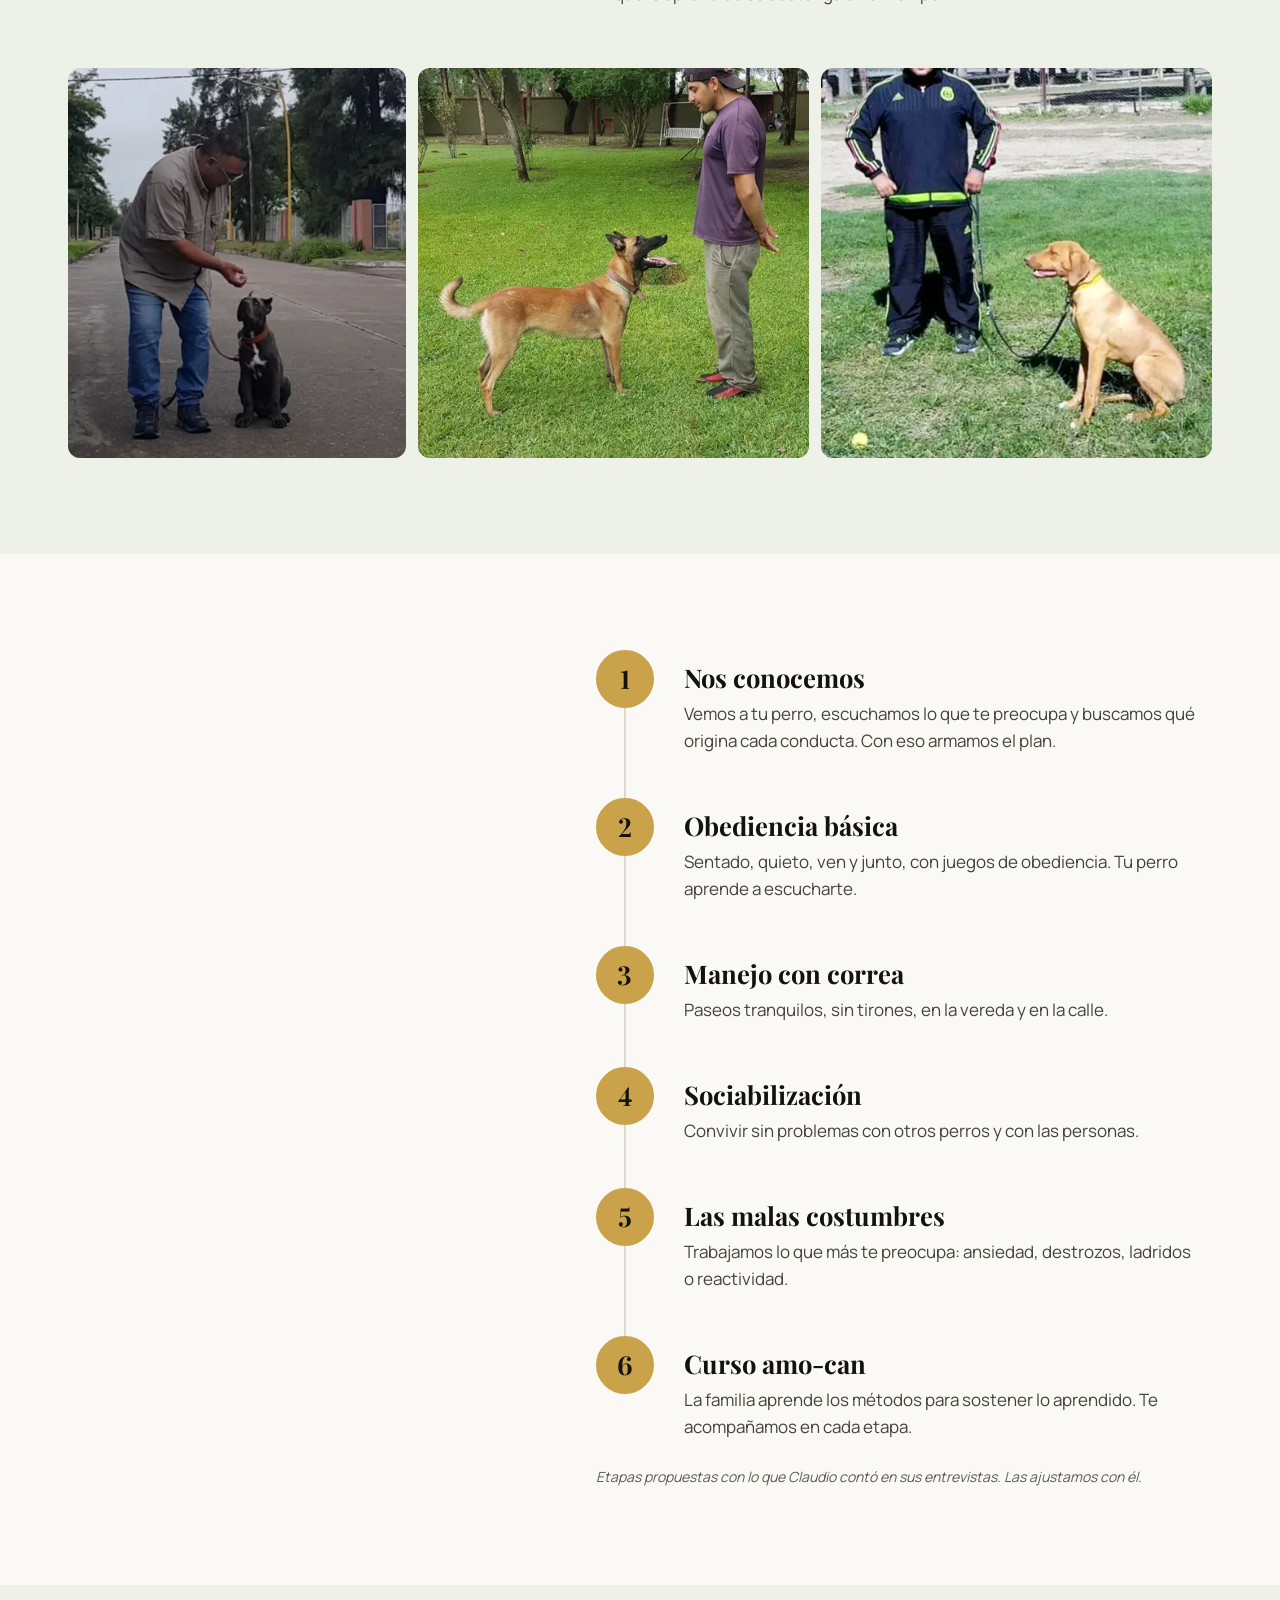
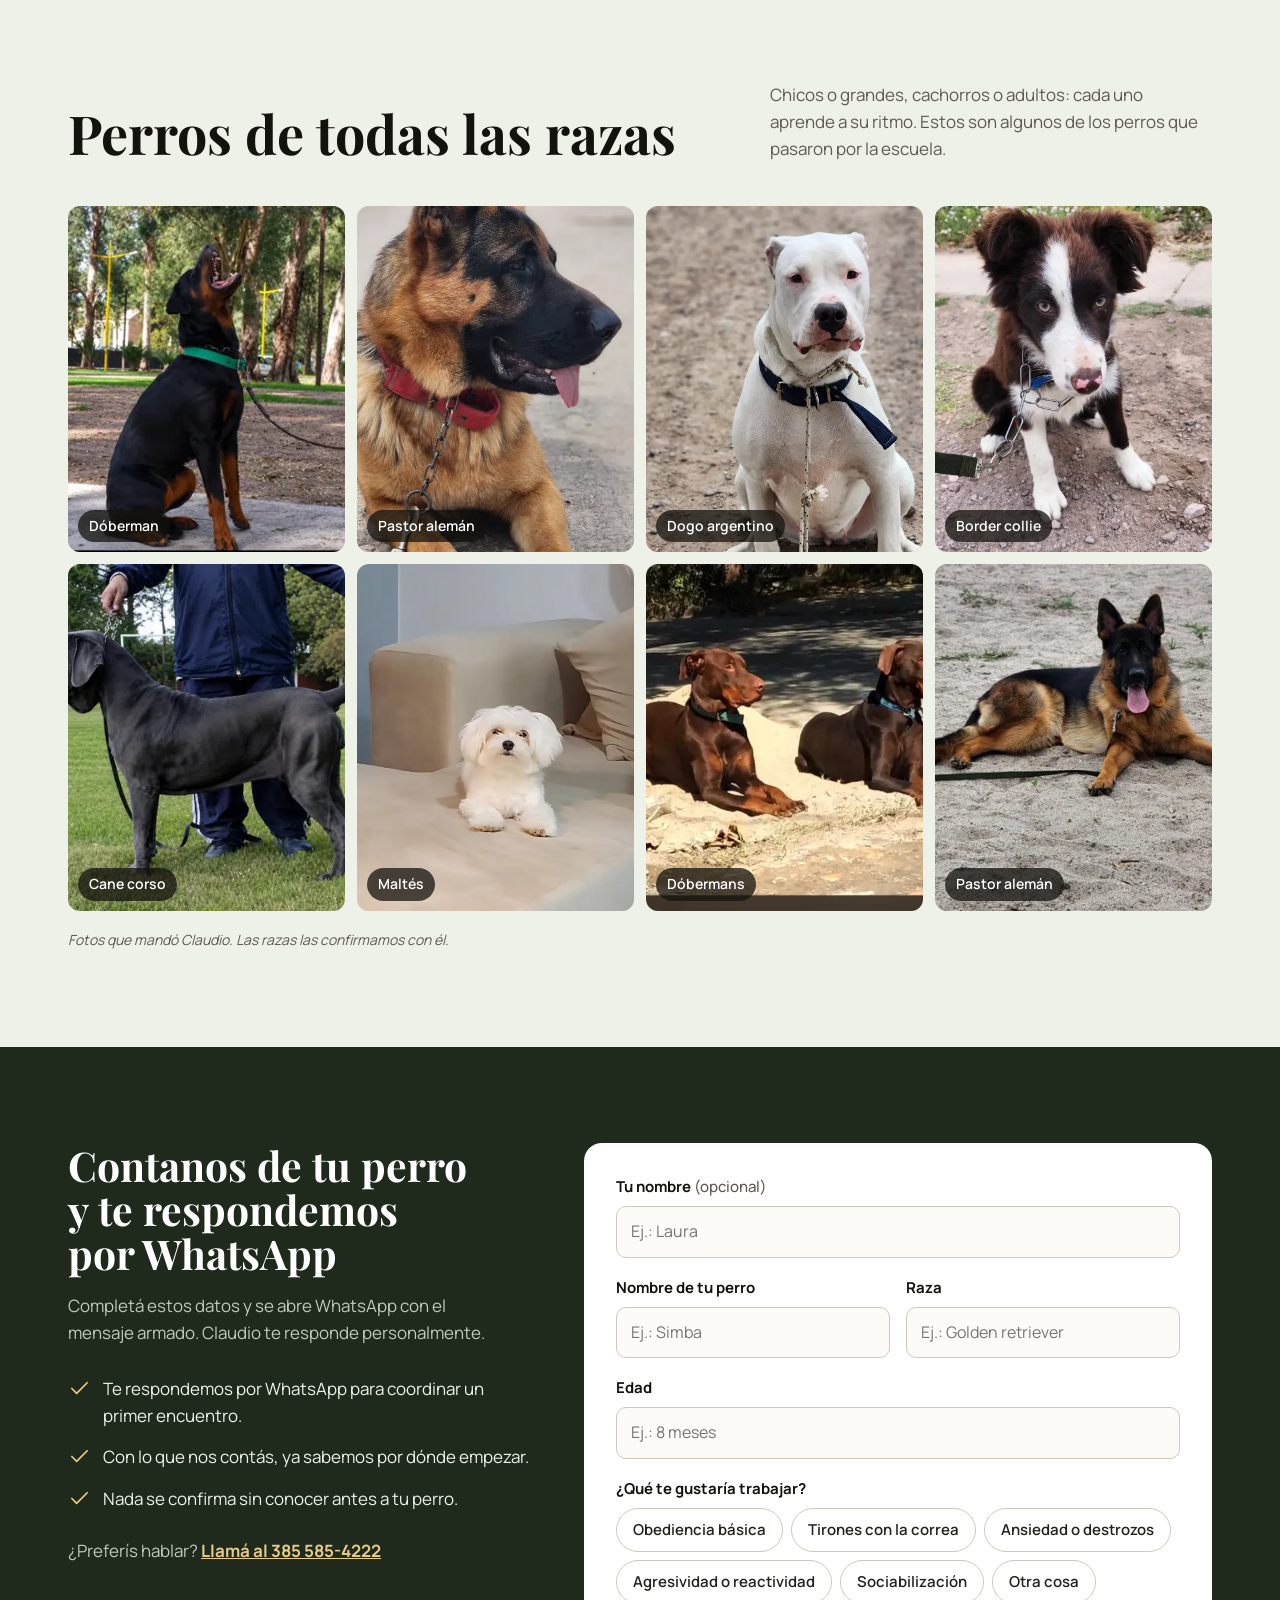
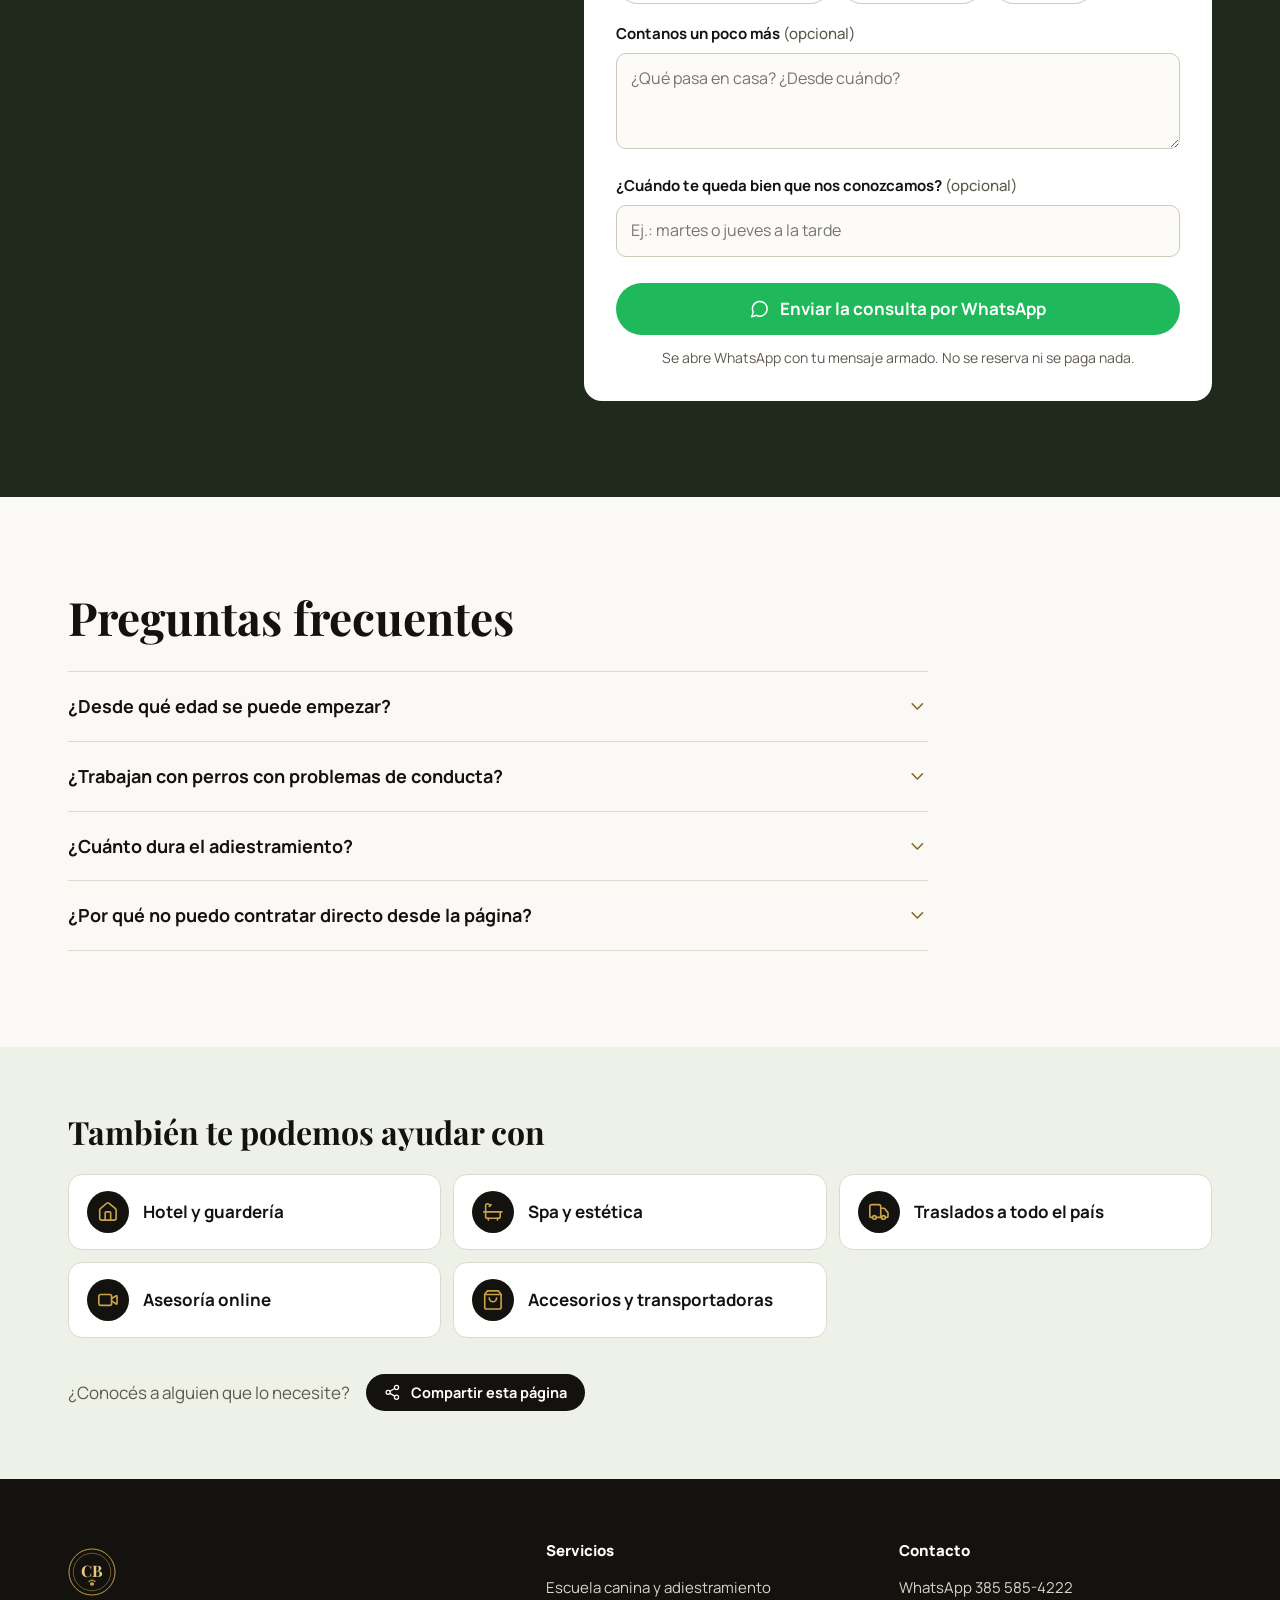
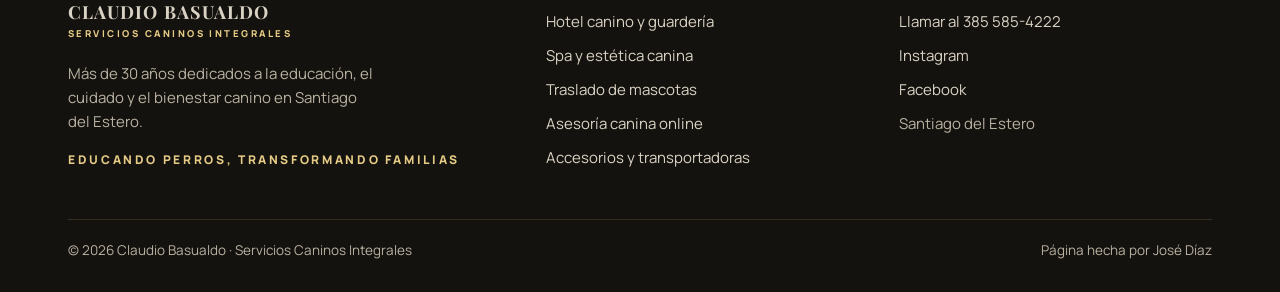
<file: adiestramiento-canino.html>
<!DOCTYPE html>
<html lang="es-AR">
<head>
<meta charset="UTF-8">
<meta name="viewport" content="width=device-width,initial-scale=1,viewport-fit=cover">
<title>Adiestramiento canino en Santiago del Estero | Escuela canina Claudio Basualdo</title>
<meta name="description" content="Escuela canina profesional en Santiago del Estero: educación, adiestramiento y comportamiento canino, trabajando junto a la familia. Más de 30 años de experiencia.">
<!-- vista previa: Google no la muestra (la página real se arma con --produccion) -->
<meta name="robots" content="noindex">
<link rel="canonical" href="https://copidiaz17.github.io/claudio-basualdo/adiestramiento-canino.html">
<meta property="og:type" content="website">
<meta property="og:locale" content="es_AR">
<meta property="og:site_name" content="Claudio Basualdo · Servicios Caninos Integrales">
<meta property="og:title" content="Adiestramiento canino en Santiago del Estero | Escuela canina Claudio Basualdo">
<meta property="og:description" content="Escuela canina profesional en Santiago del Estero: educación, adiestramiento y comportamiento canino, trabajando junto a la familia. Más de 30 años de experiencia.">
<meta property="og:image" content="https://copidiaz17.github.io/claudio-basualdo/img/og/adiestramiento-simba.jpg">
<meta property="og:image:width" content="1200">
<meta property="og:image:height" content="630">
<meta name="theme-color" content="#14120E">
<link rel="icon" href="img/favicon.svg" type="image/svg+xml">
<link rel="preload" href="fuentes/playfair-700-latin.woff2" as="font" type="font/woff2" crossorigin>
<link rel="stylesheet" href="css/estilos.css?v=59fef1a7">
<script type="speculationrules">{"prefetch":[{"where":{"href_matches":"/*"},"eagerness":"moderate"}]}</script>
<script type="application/ld+json">{"@type": "LocalBusiness", "@id": "https://copidiaz17.github.io/claudio-basualdo/#negocio", "name": "Claudio Basualdo · Servicios Caninos Integrales", "description": "Adiestramiento y educación canina, hotel y guardería, spa y estética, traslados a todo el país y asesoramiento online. Más de 30 años de experiencia en Santiago del Estero. Recibimos perros de toda la provincia y del norte del país.", "url": "https://copidiaz17.github.io/claudio-basualdo/", "telephone": "+54 9 385 585-4222", "image": "https://copidiaz17.github.io/claudio-basualdo/img/og/predio-arbolado.jpg", "logo": "https://copidiaz17.github.io/claudio-basualdo/img/favicon.svg", "areaServed": [{"@type": "AdministrativeArea", "name": "Provincia de Santiago del Estero, Argentina"}, {"@type": "Place", "name": "Norte de Argentina"}], "founder": {"@type": "Person", "name": "Claudio Basualdo", "jobTitle": "Instructor de adiestramiento y educación canina"}, "address": {"@type": "PostalAddress", "addressLocality": "Santiago del Estero", "addressRegion": "Santiago del Estero", "addressCountry": "AR"}, "sameAs": ["https://www.facebook.com/ClaudioBasualdoCanes/", "https://www.instagram.com/clauditobasualdoperros/"], "slogan": "Educando perros, transformando familias", "@context": "https://schema.org"}</script><script type="application/ld+json">{"@context": "https://schema.org", "@type": "Service", "name": "Escuela canina y adiestramiento", "description": "Escuela canina profesional en Santiago del Estero: educación, adiestramiento y comportamiento canino, trabajando junto a la familia. Más de 30 años de experiencia.", "serviceType": "Escuela canina y adiestramiento", "provider": {"@id": "https://copidiaz17.github.io/claudio-basualdo/#negocio"}, "areaServed": "Santiago del Estero"}</script><script type="application/ld+json">{"@context": "https://schema.org", "@type": "BreadcrumbList", "itemListElement": [{"@type": "ListItem", "position": 1, "name": "Inicio", "item": "https://copidiaz17.github.io/claudio-basualdo/"}, {"@type": "ListItem", "position": 2, "name": "Escuela canina y adiestramiento", "item": "https://copidiaz17.github.io/claudio-basualdo/adiestramiento-canino.html"}]}</script><script type="application/ld+json">{"@context": "https://schema.org", "@type": "FAQPage", "mainEntity": [{"@type": "Question", "name": "¿Desde qué edad se puede empezar?", "acceptedAnswer": {"@type": "Answer", "text": "Se puede empezar a cualquier edad. Contanos cuántos meses o años tiene tu perro y te orientamos sobre qué conviene en su etapa."}}, {"@type": "Question", "name": "¿Trabajan con perros con problemas de conducta?", "acceptedAnswer": {"@type": "Answer", "text": "Sí. No buscamos solamente modificar conductas, sino comprender qué las origina y darle herramientas a la familia para entender mejor a su perro."}}, {"@type": "Question", "name": "¿Cuánto dura el adiestramiento?", "acceptedAnswer": {"@type": "Answer", "text": "Depende de cada perro y de lo que haya que trabajar. Lo definimos juntos después de conocerlo."}}, {"@type": "Question", "name": "¿Por qué no puedo contratar directo desde la página?", "acceptedAnswer": {"@type": "Answer", "text": "Porque cada perro es distinto: antes de proponerte un plan necesitamos conocerlo. Escribinos y coordinamos."}}]}</script>
</head>
<body class="servicio">
<svg width="0" height="0" style="position:absolute" aria-hidden="true"><defs>
<symbol id="emblema" viewBox="0 0 200 200">
<circle cx="100" cy="100" r="96" fill="#14120E" stroke="#C9A24A" stroke-width="4"/>
<circle cx="100" cy="100" r="78" fill="none" stroke="#C9A24A" stroke-width="2"/>
<text x="100" y="120" text-anchor="middle" font-family="Playfair Display, serif" font-weight="700" font-size="66" fill="#E6CB86">CB</text>
<g fill="#C9A24A"><ellipse cx="100" cy="150" rx="9" ry="7"/><circle cx="89" cy="139" r="3.6"/><circle cx="96.3" cy="134.6" r="3.6"/><circle cx="103.7" cy="134.6" r="3.6"/><circle cx="111" cy="139" r="3.6"/></g>
</symbol></defs></svg>
<svg width="0" height="0" style="position:absolute" aria-hidden="true"><defs><symbol id="i-bath" viewBox="0 0 24 24"><path d="M10 4 8 6" />
  <path d="M17 19v2" />
  <path d="M2 12h20" />
  <path d="M7 19v2" />
  <path d="M9 5 7.621 3.621A2.121 2.121 0 0 0 4 5v12a2 2 0 0 0 2 2h12a2 2 0 0 0 2-2v-5" /></symbol><symbol id="i-check" viewBox="0 0 24 24"><path d="M20 6 9 17l-5-5" /></symbol><symbol id="i-chevron-down" viewBox="0 0 24 24"><path d="m6 9 6 6 6-6" /></symbol><symbol id="i-house" viewBox="0 0 24 24"><path d="M15 21v-8a1 1 0 0 0-1-1h-4a1 1 0 0 0-1 1v8" />
  <path d="M3 10a2 2 0 0 1 .709-1.528l7-5.999a2 2 0 0 1 2.582 0l7 5.999A2 2 0 0 1 21 10v9a2 2 0 0 1-2 2H5a2 2 0 0 1-2-2z" /></symbol><symbol id="i-menu" viewBox="0 0 24 24"><line x1="4" x2="20" y1="12" y2="12" />
  <line x1="4" x2="20" y1="6" y2="6" />
  <line x1="4" x2="20" y1="18" y2="18" /></symbol><symbol id="i-message-circle" viewBox="0 0 24 24"><path d="M7.9 20A9 9 0 1 0 4 16.1L2 22Z" /></symbol><symbol id="i-phone" viewBox="0 0 24 24"><path d="M22 16.92v3a2 2 0 0 1-2.18 2 19.79 19.79 0 0 1-8.63-3.07 19.5 19.5 0 0 1-6-6 19.79 19.79 0 0 1-3.07-8.67A2 2 0 0 1 4.11 2h3a2 2 0 0 1 2 1.72 12.84 12.84 0 0 0 .7 2.81 2 2 0 0 1-.45 2.11L8.09 9.91a16 16 0 0 0 6 6l1.27-1.27a2 2 0 0 1 2.11-.45 12.84 12.84 0 0 0 2.81.7A2 2 0 0 1 22 16.92z" /></symbol><symbol id="i-share-2" viewBox="0 0 24 24"><circle cx="18" cy="5" r="3" />
  <circle cx="6" cy="12" r="3" />
  <circle cx="18" cy="19" r="3" />
  <line x1="8.59" x2="15.42" y1="13.51" y2="17.49" />
  <line x1="15.41" x2="8.59" y1="6.51" y2="10.49" /></symbol><symbol id="i-shopping-bag" viewBox="0 0 24 24"><path d="M6 2 3 6v14a2 2 0 0 0 2 2h14a2 2 0 0 0 2-2V6l-3-4Z" />
  <path d="M3 6h18" />
  <path d="M16 10a4 4 0 0 1-8 0" /></symbol><symbol id="i-truck" viewBox="0 0 24 24"><path d="M14 18V6a2 2 0 0 0-2-2H4a2 2 0 0 0-2 2v11a1 1 0 0 0 1 1h2" />
  <path d="M15 18H9" />
  <path d="M19 18h2a1 1 0 0 0 1-1v-3.65a1 1 0 0 0-.22-.624l-3.48-4.35A1 1 0 0 0 17.52 8H14" />
  <circle cx="17" cy="18" r="2" />
  <circle cx="7" cy="18" r="2" /></symbol><symbol id="i-video" viewBox="0 0 24 24"><path d="m16 13 5.223 3.482a.5.5 0 0 0 .777-.416V7.87a.5.5 0 0 0-.752-.432L16 10.5" />
  <rect x="2" y="6" width="14" height="12" rx="2" /></symbol><symbol id="i-x" viewBox="0 0 24 24"><path d="M18 6 6 18" />
  <path d="m6 6 12 12" /></symbol></defs></svg>
<div class="aviso-maqueta">Vista previa para revisar con Claudio. Las fotos son suyas: de su Instagram y las que nos mandó.</div>
<header class="barra"><div class="contenedor">
  <a class="marca" href="index.html" aria-label="Claudio Basualdo, inicio"><svg class="emb" aria-hidden="true"><use href="#emblema"/></svg><span><b>Claudio Basualdo</b><small>Servicios caninos integrales</small></span></a>
  <nav class="menu" id="menu" aria-label="Menú principal"><a href="adiestramiento-canino.html" aria-current="page">Escuela</a><a href="guarderia-y-hotel-canino.html">Hotel y guardería</a><a href="peluqueria-canina.html">Spa</a><a href="traslado-de-mascotas.html">Traslados</a><a href="asesoria-canina-online.html">Asesoría</a><a href="index.html#claudio">Sobre Claudio</a><a href="index.html#contacto">Contacto</a></nav>
  <a class="btn btn-wa btn-chico" href="https://wa.me/5493855854222?text=Hola%2C%20Claudio.%20Te%20escribo%20desde%20tu%20p%C3%A1gina." target="_blank" rel="noopener"><svg class="ic" aria-hidden="true"><use href="#i-message-circle"/></svg>WhatsApp</a>
  <button class="hamburguesa" type="button" aria-label="Abrir el menú" aria-expanded="false" aria-controls="menu"><svg class="ic" aria-hidden="true"><use href="#i-menu"/></svg></button>
</div></header>
<main>

<div class="contenedor">
  <nav class="migas" aria-label="Estás en"><a href="index.html">Inicio</a><span aria-hidden="true">/</span><span>Escuela canina y adiestramiento</span></nav>
  <section class="cabeza-serv">
    <div>
      <h1>Adiestramiento canino en Santiago del Estero</h1>
      <p class="intro">Educación, adiestramiento y comportamiento canino, con orientación a toda la familia. Trabajamos para comprender las necesidades de cada perro, desarrollar sus capacidades y lograr una convivencia equilibrada.</p>
      <ul class="etiquetas" aria-label="En resumen"><li>Obediencia</li><li>Comportamiento</li><li>Manejo con correa</li><li>Sociabilización</li><li>Curso amo-can</li></ul>
      <div class="acciones">
        <a class="btn btn-wa" href="#consultar"><svg class="ic" aria-hidden="true"><use href="#i-message-circle"/></svg>Consultar por WhatsApp</a>
        <a class="btn btn-linea" href="tel:+5493855854222"><svg class="ic" aria-hidden="true"><use href="#i-phone"/></svg>Llamar</a>
      </div>
    </div>
    <div class="foto-serv"><img src="img/adiestramiento-simba-960.webp" srcset="img/adiestramiento-simba-480.webp 480w, img/adiestramiento-simba-960.webp 960w, img/adiestramiento-simba-1600.webp 1600w" sizes="(max-width: 980px) 100vw, 560px" alt="Escuela canina y adiestramiento · Claudio Basualdo" loading="eager" decoding="async" fetchpriority="high" style="object-position:center 25%;view-transition-name:foto-adiestramiento-canino"></div>
  </section>
</div>

<section class="seccion suave"><div class="contenedor">
  <div class="qi-cabeza"><h2>Qué incluye</h2><img class="perro-servicio" src="img/lineas/malinois-oscuro.webp" width="410" height="326" alt="" loading="lazy" decoding="async"></div>
  <ul class="incluye"><li><svg class="ic" aria-hidden="true"><use href="#i-check"/></svg><span><b>Educación y obediencia</b> para una convivencia tranquila, en casa y en la calle.</span></li><li><svg class="ic" aria-hidden="true"><use href="#i-check"/></svg><span><b>Comportamiento</b> buscamos qué origina cada conducta, no solo corregirla.</span></li><li><svg class="ic" aria-hidden="true"><use href="#i-check"/></svg><span><b>Manejo con correa y sociabilización</b> con otros perros y con las personas.</span></li><li><svg class="ic" aria-hidden="true"><use href="#i-check"/></svg><span><b>Curso amo-can</b> la familia aprende los métodos para sostener lo aprendido.</span></li><li><svg class="ic" aria-hidden="true"><use href="#i-check"/></svg><span><b>Plan a medida</b> porque no todos los perros se adiestran igual: cada uno tiene su personalidad.</span></li><li><svg class="ic" aria-hidden="true"><use href="#i-check"/></svg><span><b>Orientación a la familia</b> te acompañamos en cada etapa.</span></li></ul>
  <div class="como">
    <h2>Primero conocemos a tu perro</h2>
    <div><p>Cada perro tiene sus propias necesidades, características y formas de comunicarse. Comprender su comportamiento es el primer paso para poder educarlo. Por eso, antes de arrancar, nos conocemos: vemos a tu perro, escuchamos lo que te preocupa y armamos el trabajo con vos.</p><p>Nuestro trabajo se basa en la paciencia, el respeto, la comunicación, la confianza y los límites claros. Armamos un equipo con la familia y el perro, para que lo aprendido se sostenga en el tiempo.</p></div>
  </div>
  <div class="tira" style="max-width:1228px"><figure style="--ar:0.866"><img src="img/adiestramiento-paseo-960.webp" srcset="img/adiestramiento-paseo-480.webp 480w, img/adiestramiento-paseo-960.webp 960w" sizes="(max-width: 600px) 70vw, 420px" alt="Escuela canina y adiestramiento · Claudio Basualdo" loading="lazy" decoding="async" style="object-position:center"></figure><figure style="--ar:1.000"><img src="img/adiestramiento-malinois-960.webp" srcset="img/adiestramiento-malinois-480.webp 480w, img/adiestramiento-malinois-960.webp 960w" sizes="(max-width: 600px) 70vw, 420px" alt="Escuela canina y adiestramiento · Claudio Basualdo" loading="lazy" decoding="async" style="object-position:center"></figure><figure style="--ar:1.000"><img src="img/adiestramiento-obediencia-960.webp" srcset="img/adiestramiento-obediencia-480.webp 480w, img/adiestramiento-obediencia-960.webp 960w" sizes="(max-width: 600px) 70vw, 420px" alt="Escuela canina y adiestramiento · Claudio Basualdo" loading="lazy" decoding="async" style="object-position:center"></figure></div>
</div></section>

<section class="seccion"><div class="contenedor camino">
  <div class="lado">
    <h2>El camino de tu perro en la escuela</h2>
    <p>Cada perro avanza a su ritmo. Este es el recorrido que hacemos juntos, desde el primer encuentro hasta que la familia sostiene lo aprendido en casa.</p>
    <figure><img src="img/claudio-basualdo-960.webp" srcset="img/claudio-basualdo-480.webp 480w, img/claudio-basualdo-960.webp 960w" sizes="(max-width: 980px) 100vw, 440px" alt="Claudio Basualdo durante una clase" loading="lazy" decoding="async" style="object-position:center"></figure>
  </div>
  <div>
    <ol class="etapas"><li class="etapa"><span class="n" aria-hidden="true">1</span><span class="tramo" aria-hidden="true"></span><h3>Nos conocemos</h3><p>Vemos a tu perro, escuchamos lo que te preocupa y buscamos qué origina cada conducta. Con eso armamos el plan.</p></li><li class="etapa"><span class="n" aria-hidden="true">2</span><span class="tramo" aria-hidden="true"></span><h3>Obediencia básica</h3><p>Sentado, quieto, ven y junto, con juegos de obediencia. Tu perro aprende a escucharte.</p></li><li class="etapa"><span class="n" aria-hidden="true">3</span><span class="tramo" aria-hidden="true"></span><h3>Manejo con correa</h3><p>Paseos tranquilos, sin tirones, en la vereda y en la calle.</p></li><li class="etapa"><span class="n" aria-hidden="true">4</span><span class="tramo" aria-hidden="true"></span><h3>Sociabilización</h3><p>Convivir sin problemas con otros perros y con las personas.</p></li><li class="etapa"><span class="n" aria-hidden="true">5</span><span class="tramo" aria-hidden="true"></span><h3>Las malas costumbres</h3><p>Trabajamos lo que más te preocupa: ansiedad, destrozos, ladridos o reactividad.</p></li><li class="etapa"><span class="n" aria-hidden="true">6</span><span class="tramo" aria-hidden="true"></span><h3>Curso amo-can</h3><p>La familia aprende los métodos para sostener lo aprendido. Te acompañamos en cada etapa.</p></li></ol>
    <p class="nota-maqueta">Etapas propuestas con lo que Claudio contó en sus entrevistas. Las ajustamos con él.</p>
  </div>
</div></section>

<section class="seccion suave"><div class="contenedor">
  <div class="cabeza-sec"><h2>Perros de todas las razas</h2><p>Chicos o grandes, cachorros o adultos: cada uno aprende a su ritmo. Estos son algunos de los perros que pasaron por la escuela.</p></div>
  <div class="alumnos"><figure><img src="img/alumno-doberman-960.webp" srcset="img/alumno-doberman-480.webp 480w, img/alumno-doberman-960.webp 960w" sizes="(max-width: 600px) 50vw, 25vw" alt="Dóberman" loading="lazy" decoding="async" style="object-position:center 30%"><figcaption>Dóberman</figcaption></figure><figure><img src="img/alumno-pastor-aleman-cerca-960.webp" srcset="img/alumno-pastor-aleman-cerca-480.webp 480w, img/alumno-pastor-aleman-cerca-960.webp 960w" sizes="(max-width: 600px) 50vw, 25vw" alt="Pastor alemán" loading="lazy" decoding="async" style="object-position:center 45%"><figcaption>Pastor alemán</figcaption></figure><figure><img src="img/alumno-dogo-argentino-960.webp" srcset="img/alumno-dogo-argentino-480.webp 480w, img/alumno-dogo-argentino-960.webp 960w" sizes="(max-width: 600px) 50vw, 25vw" alt="Dogo argentino" loading="lazy" decoding="async" style="object-position:center 12%"><figcaption>Dogo argentino</figcaption></figure><figure><img src="img/alumno-border-collie-960.webp" srcset="img/alumno-border-collie-480.webp 480w, img/alumno-border-collie-960.webp 960w" sizes="(max-width: 600px) 50vw, 25vw" alt="Border collie" loading="lazy" decoding="async" style="object-position:center 40%"><figcaption>Border collie</figcaption></figure><figure><img src="img/alumno-cane-corso-960.webp" srcset="img/alumno-cane-corso-480.webp 480w, img/alumno-cane-corso-960.webp 960w" sizes="(max-width: 600px) 50vw, 25vw" alt="Cane corso" loading="lazy" decoding="async" style="object-position:center 40%"><figcaption>Cane corso</figcaption></figure><figure><img src="img/alumno-maltes-960.webp" srcset="img/alumno-maltes-480.webp 480w, img/alumno-maltes-960.webp 960w" sizes="(max-width: 600px) 50vw, 25vw" alt="Maltés" loading="lazy" decoding="async" style="object-position:center 60%"><figcaption>Maltés</figcaption></figure><figure><img src="img/alumno-doberman-pareja-960.webp" srcset="img/alumno-doberman-pareja-480.webp 480w, img/alumno-doberman-pareja-960.webp 960w" sizes="(max-width: 600px) 50vw, 25vw" alt="Dóbermans" loading="lazy" decoding="async" style="object-position:center 45%"><figcaption>Dóbermans</figcaption></figure><figure><img src="img/alumno-pastor-aleman-960.webp" srcset="img/alumno-pastor-aleman-480.webp 480w, img/alumno-pastor-aleman-960.webp 960w" sizes="(max-width: 600px) 50vw, 25vw" alt="Pastor alemán" loading="lazy" decoding="async" style="object-position:center 50%"><figcaption>Pastor alemán</figcaption></figure></div>
  <p class="nota-maqueta">Fotos que mandó Claudio. Las razas las confirmamos con él.</p>
</div></section>
<section class="seccion monte" id="consultar"><div class="contenedor consulta">
  <div class="lado">
    <h2>Contanos de tu perro y te respondemos por WhatsApp</h2>
    <p>Completá estos datos y se abre WhatsApp con el mensaje armado. Claudio te responde personalmente.</p>
    <ul><li><svg class="ic" aria-hidden="true"><use href="#i-check"/></svg><span>Te respondemos por WhatsApp para coordinar un primer encuentro.</span></li><li><svg class="ic" aria-hidden="true"><use href="#i-check"/></svg><span>Con lo que nos contás, ya sabemos por dónde empezar.</span></li><li><svg class="ic" aria-hidden="true"><use href="#i-check"/></svg><span>Nada se confirma sin conocer antes a tu perro.</span></li></ul>
    <p style="margin-top:18px">¿Preferís hablar? <a href="tel:+5493855854222">Llamá al 385 585-4222</a></p>
  </div>
  <form class="formulario" data-servicio="escuela canina y adiestramiento" novalidate>
  <div class="campo"><label for="adiestramiento-canino-0">Tu nombre <span class="opcional">(opcional)</span></label><input id="adiestramiento-canino-0" type="text" placeholder="Ej.: Laura" data-etiqueta="Tu nombre"></div><div class="fila"><div class="campo"><label for="adiestramiento-canino-10">Nombre de tu perro</label><input id="adiestramiento-canino-10" type="text" placeholder="Ej.: Simba" data-etiqueta="Nombre de tu perro" data-obligatorio="si" aria-required="true"></div><div class="campo"><label for="adiestramiento-canino-11">Raza</label><input id="adiestramiento-canino-11" type="text" placeholder="Ej.: Golden retriever" data-etiqueta="Raza" data-obligatorio="si" aria-required="true"></div></div><div class="campo"><label for="adiestramiento-canino-2">Edad</label><input id="adiestramiento-canino-2" type="text" placeholder="Ej.: 8 meses" data-etiqueta="Edad" data-obligatorio="si" aria-required="true"></div><fieldset class="campo" style="border:0"><legend class="rotulo">¿Qué te gustaría trabajar?</legend><div class="opciones" data-etiqueta="¿Qué te gustaría trabajar?" data-obligatorio="si"><label><input type="checkbox" name="adiestramiento-canino-3" value="Obediencia básica"><span>Obediencia básica</span></label><label><input type="checkbox" name="adiestramiento-canino-3" value="Tirones con la correa"><span>Tirones con la correa</span></label><label><input type="checkbox" name="adiestramiento-canino-3" value="Ansiedad o destrozos"><span>Ansiedad o destrozos</span></label><label><input type="checkbox" name="adiestramiento-canino-3" value="Agresividad o reactividad"><span>Agresividad o reactividad</span></label><label><input type="checkbox" name="adiestramiento-canino-3" value="Sociabilización"><span>Sociabilización</span></label><label><input type="checkbox" name="adiestramiento-canino-3" value="Otra cosa"><span>Otra cosa</span></label></div></fieldset><div class="campo"><label for="adiestramiento-canino-4">Contanos un poco más <span class="opcional">(opcional)</span></label><textarea id="adiestramiento-canino-4" placeholder="¿Qué pasa en casa? ¿Desde cuándo?" data-etiqueta="Contanos un poco más"></textarea></div><div class="campo"><label for="adiestramiento-canino-5">¿Cuándo te queda bien que nos conozcamos? <span class="opcional">(opcional)</span></label><input id="adiestramiento-canino-5" type="text" placeholder="Ej.: martes o jueves a la tarde" data-etiqueta="¿Cuándo te queda bien que nos conozcamos?"></div>
  <button class="btn btn-wa" type="submit"><svg class="ic" aria-hidden="true"><use href="#i-message-circle"/></svg>Enviar la consulta por WhatsApp</button>
  <p class="falta" role="alert" hidden></p>
  <p class="nota">Se abre WhatsApp con tu mensaje armado. No se reserva ni se paga nada.</p>
</form>
</div></section>

<section class="seccion"><div class="contenedor">
  <h2 style="font-size:clamp(32px,3.6vw,46px);margin-bottom:28px">Preguntas frecuentes</h2>
  <div class="faq"><details><summary>¿Desde qué edad se puede empezar?<svg class="ic" aria-hidden="true"><use href="#i-chevron-down"/></svg></summary><p>Se puede empezar a cualquier edad. Contanos cuántos meses o años tiene tu perro y te orientamos sobre qué conviene en su etapa.</p></details><details><summary>¿Trabajan con perros con problemas de conducta?<svg class="ic" aria-hidden="true"><use href="#i-chevron-down"/></svg></summary><p>Sí. No buscamos solamente modificar conductas, sino comprender qué las origina y darle herramientas a la familia para entender mejor a su perro.</p></details><details><summary>¿Cuánto dura el adiestramiento?<svg class="ic" aria-hidden="true"><use href="#i-chevron-down"/></svg></summary><p>Depende de cada perro y de lo que haya que trabajar. Lo definimos juntos después de conocerlo.</p></details><details><summary>¿Por qué no puedo contratar directo desde la página?<svg class="ic" aria-hidden="true"><use href="#i-chevron-down"/></svg></summary><p>Porque cada perro es distinto: antes de proponerte un plan necesitamos conocerlo. Escribinos y coordinamos.</p></details></div>
</div></section>

<section class="seccion suave" style="padding:68px 0"><div class="contenedor">
  <h2 style="font-size:32px;margin-bottom:24px">También te podemos ayudar con</h2>
  <div class="otros"><a class="otro" href="guarderia-y-hotel-canino.html"><span class="c"><svg class="ic" aria-hidden="true"><use href="#i-house"/></svg></span>Hotel y guardería</a><a class="otro" href="peluqueria-canina.html"><span class="c"><svg class="ic" aria-hidden="true"><use href="#i-bath"/></svg></span>Spa y estética</a><a class="otro" href="traslado-de-mascotas.html"><span class="c"><svg class="ic" aria-hidden="true"><use href="#i-truck"/></svg></span>Traslados a todo el país</a><a class="otro" href="asesoria-canina-online.html"><span class="c"><svg class="ic" aria-hidden="true"><use href="#i-video"/></svg></span>Asesoría online</a><a class="otro" href="transportadoras-y-accesorios.html"><span class="c"><svg class="ic" aria-hidden="true"><use href="#i-shopping-bag"/></svg></span>Accesorios y transportadoras</a></div>
  <div class="compartir"><span>¿Conocés a alguien que lo necesite?</span>
    <button class="btn btn-oscuro btn-chico" type="button" data-compartir><svg class="ic" aria-hidden="true"><use href="#i-share-2"/></svg>Compartir esta página</button></div>
</div></section>

<div class="barra-movil">
  <a class="btn btn-wa" href="#consultar"><svg class="ic" aria-hidden="true"><use href="#i-message-circle"/></svg>Consultar por WhatsApp</a>
  <a class="btn btn-linea" href="tel:+5493855854222" aria-label="Llamar al 385 585-4222"><svg class="ic" aria-hidden="true"><use href="#i-phone"/></svg></a>
</div>
</main>
<footer class="pie"><div class="contenedor">
  <div class="cols">
    <div><a class="marca" href="index.html"><svg class="emb" aria-hidden="true"><use href="#emblema"/></svg><span><b>Claudio Basualdo</b><small>Servicios caninos integrales</small></span></a>
      <p style="margin-top:16px;max-width:360px">Más de 30 años dedicados a la educación, el cuidado y el bienestar canino en Santiago del Estero.</p>
      <p class="lema">Educando perros, transformando familias</p></div>
    <nav aria-label="Servicios"><h2>Servicios</h2><a href="adiestramiento-canino.html">Escuela canina y adiestramiento</a><a href="guarderia-y-hotel-canino.html">Hotel canino y guardería</a><a href="peluqueria-canina.html">Spa y estética canina</a><a href="traslado-de-mascotas.html">Traslado de mascotas</a><a href="asesoria-canina-online.html">Asesoría canina online</a><a href="transportadoras-y-accesorios.html">Accesorios y transportadoras</a></nav>
    <div><h2>Contacto</h2>
      <a href="https://wa.me/5493855854222?text=Hola%2C%20Claudio.%20Te%20escribo%20desde%20tu%20p%C3%A1gina." target="_blank" rel="noopener">WhatsApp 385 585-4222</a>
      <a href="tel:+5493855854222">Llamar al 385 585-4222</a>
      <a href="https://www.instagram.com/clauditobasualdoperros/" target="_blank" rel="noopener">Instagram</a>
      <a href="https://www.facebook.com/ClaudioBasualdoCanes/" target="_blank" rel="noopener">Facebook</a>
      <p style="padding:5px 0">Santiago del Estero</p></div>
  </div>
  <div class="abajo"><span>© <span class="anio">2026</span> Claudio Basualdo · Servicios Caninos Integrales</span><span>Página hecha por José Díaz</span></div>
</div></footer>
<a class="wa-flotante" href="https://wa.me/5493855854222?text=Hola%2C%20Claudio.%20Te%20escribo%20desde%20tu%20p%C3%A1gina." target="_blank" rel="noopener" aria-label="Escribir por WhatsApp"><svg class="ic" aria-hidden="true"><use href="#i-message-circle"/></svg></a>
<script src="js/sitio.js?v=59fef1a7" defer></script>
</body>
</html>
</file>
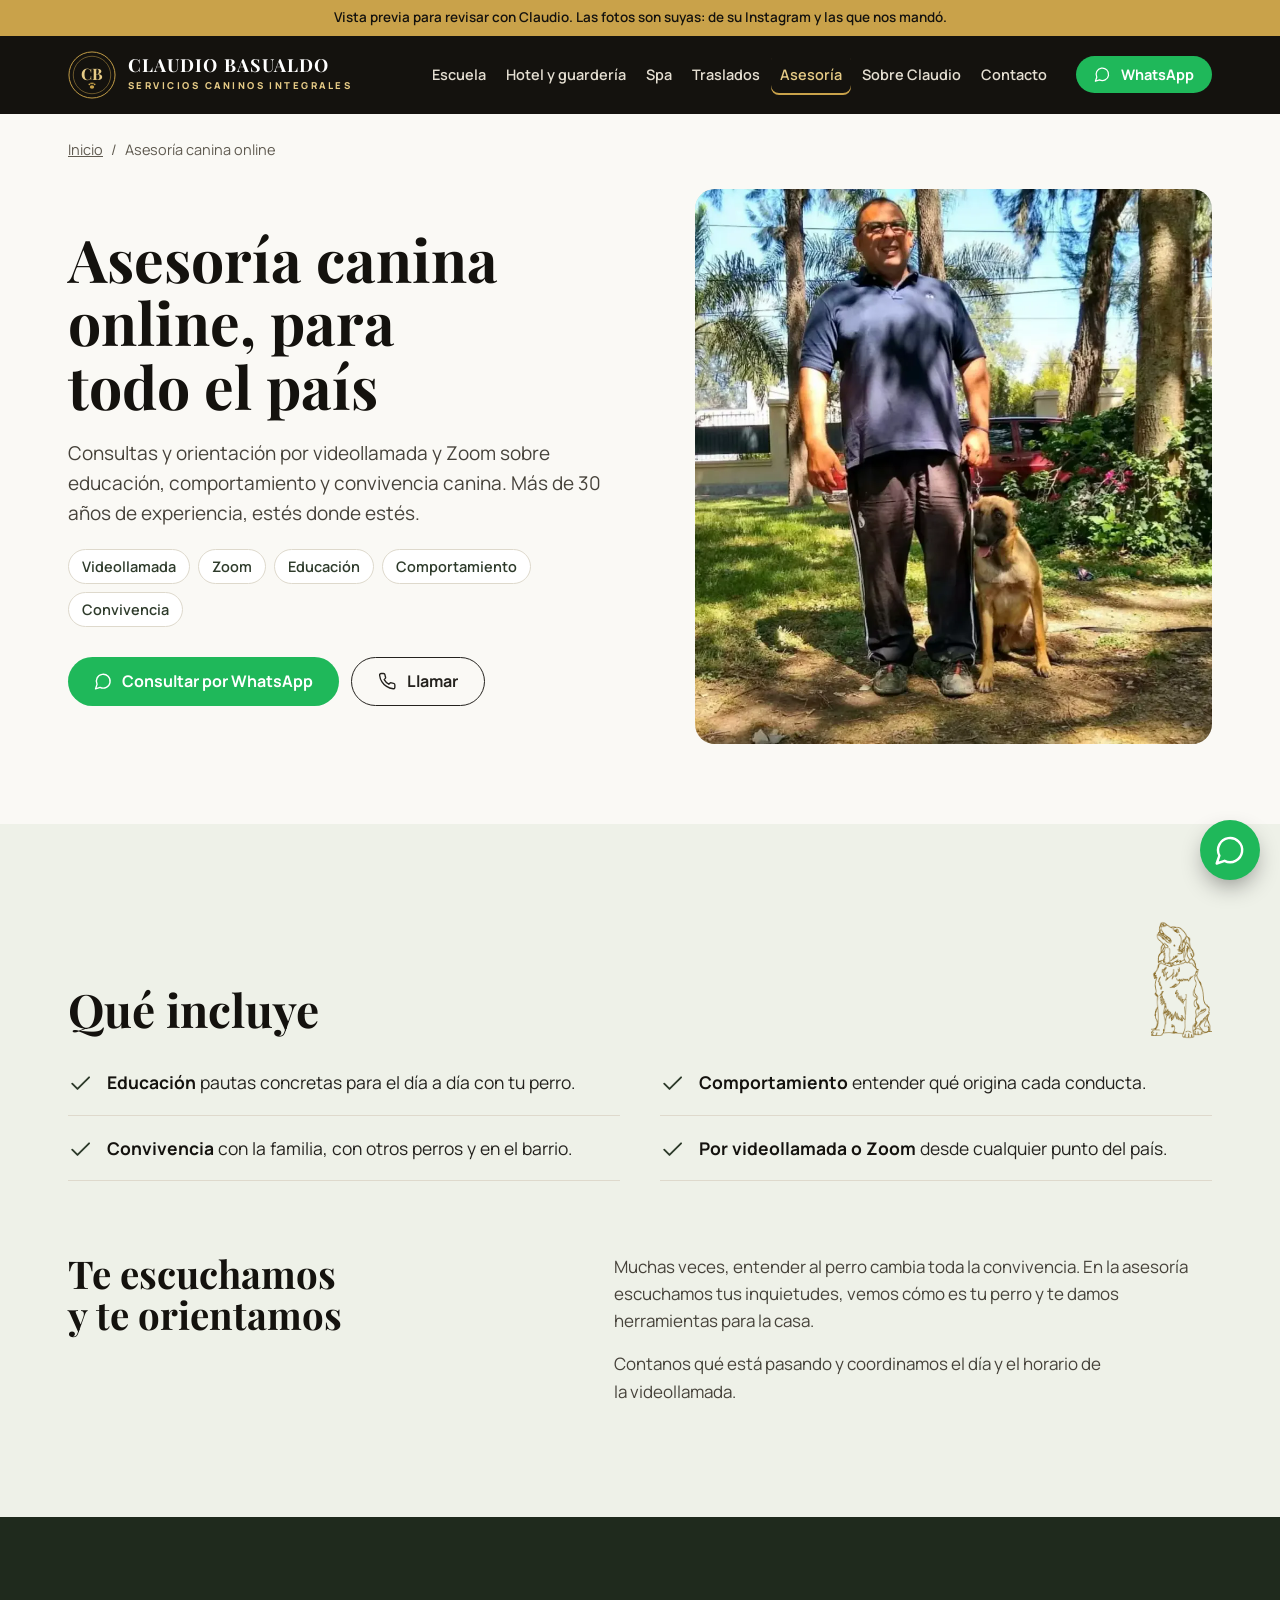
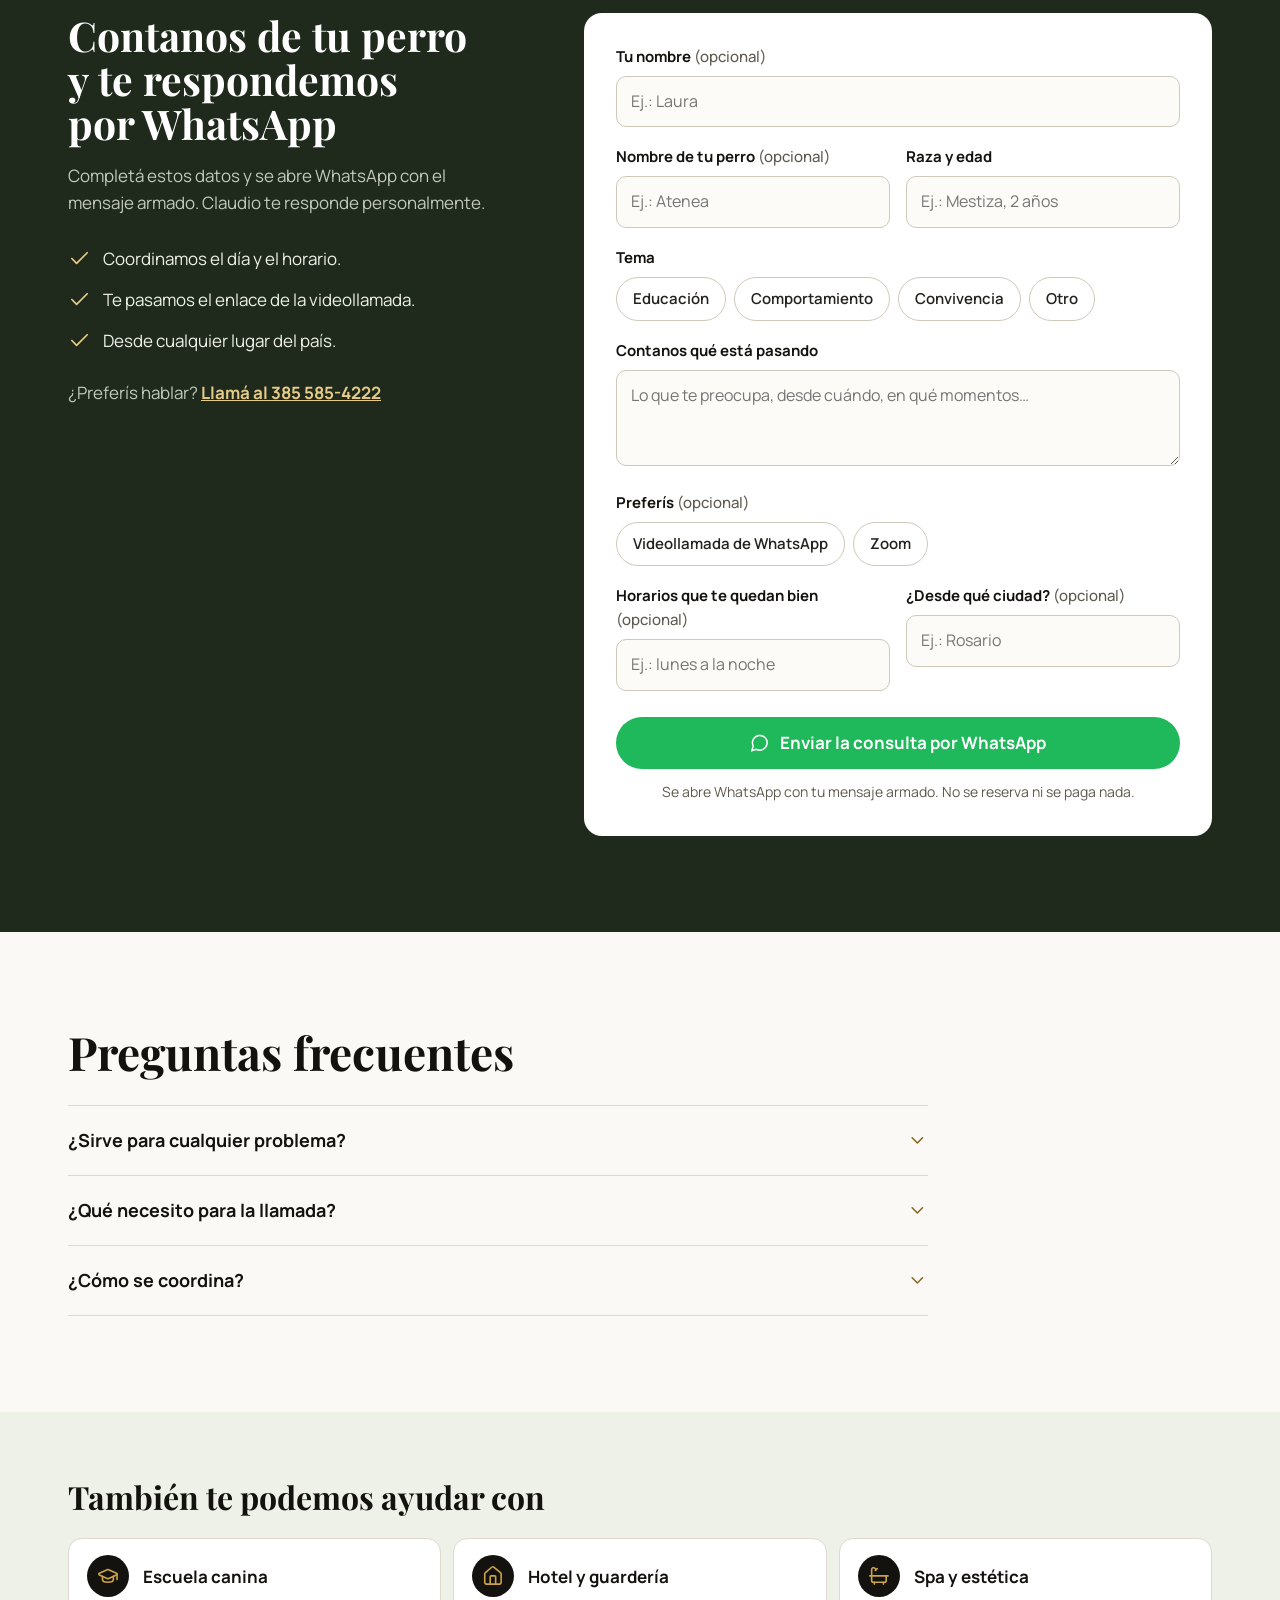
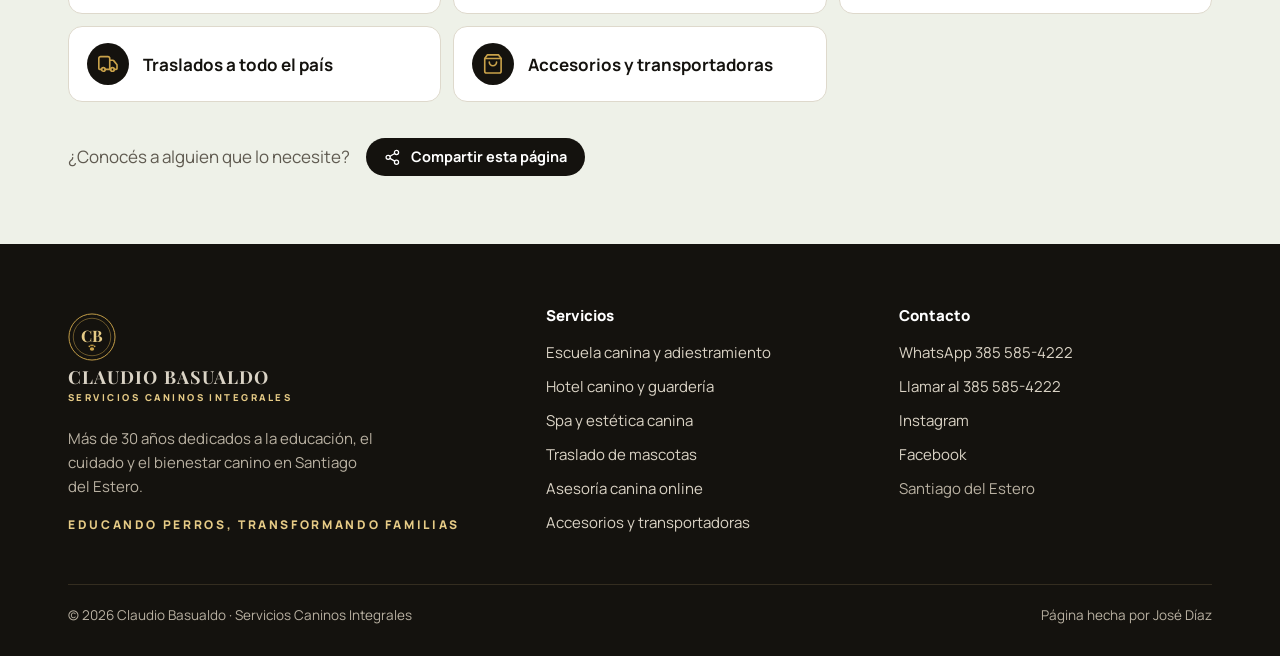
<file: asesoria-canina-online.html>
<!DOCTYPE html>
<html lang="es-AR">
<head>
<meta charset="UTF-8">
<meta name="viewport" content="width=device-width,initial-scale=1,viewport-fit=cover">
<title>Asesoría canina online por videollamada | Claudio Basualdo</title>
<meta name="description" content="Consultas y orientación sobre educación, comportamiento y convivencia canina por videollamada y Zoom, para familias de todo el país.">
<!-- vista previa: Google no la muestra (la página real se arma con --produccion) -->
<meta name="robots" content="noindex">
<link rel="canonical" href="https://copidiaz17.github.io/claudio-basualdo/asesoria-canina-online.html">
<meta property="og:type" content="website">
<meta property="og:locale" content="es_AR">
<meta property="og:site_name" content="Claudio Basualdo · Servicios Caninos Integrales">
<meta property="og:title" content="Asesoría canina online por videollamada | Claudio Basualdo">
<meta property="og:description" content="Consultas y orientación sobre educación, comportamiento y convivencia canina por videollamada y Zoom, para familias de todo el país.">
<meta property="og:image" content="https://copidiaz17.github.io/claudio-basualdo/img/og/claudio-basualdo.jpg">
<meta property="og:image:width" content="1200">
<meta property="og:image:height" content="630">
<meta name="theme-color" content="#14120E">
<link rel="icon" href="img/favicon.svg" type="image/svg+xml">
<link rel="preload" href="fuentes/playfair-700-latin.woff2" as="font" type="font/woff2" crossorigin>
<link rel="stylesheet" href="css/estilos.css?v=59fef1a7">
<script type="speculationrules">{"prefetch":[{"where":{"href_matches":"/*"},"eagerness":"moderate"}]}</script>
<script type="application/ld+json">{"@type": "LocalBusiness", "@id": "https://copidiaz17.github.io/claudio-basualdo/#negocio", "name": "Claudio Basualdo · Servicios Caninos Integrales", "description": "Adiestramiento y educación canina, hotel y guardería, spa y estética, traslados a todo el país y asesoramiento online. Más de 30 años de experiencia en Santiago del Estero. Recibimos perros de toda la provincia y del norte del país.", "url": "https://copidiaz17.github.io/claudio-basualdo/", "telephone": "+54 9 385 585-4222", "image": "https://copidiaz17.github.io/claudio-basualdo/img/og/predio-arbolado.jpg", "logo": "https://copidiaz17.github.io/claudio-basualdo/img/favicon.svg", "areaServed": [{"@type": "AdministrativeArea", "name": "Provincia de Santiago del Estero, Argentina"}, {"@type": "Place", "name": "Norte de Argentina"}], "founder": {"@type": "Person", "name": "Claudio Basualdo", "jobTitle": "Instructor de adiestramiento y educación canina"}, "address": {"@type": "PostalAddress", "addressLocality": "Santiago del Estero", "addressRegion": "Santiago del Estero", "addressCountry": "AR"}, "sameAs": ["https://www.facebook.com/ClaudioBasualdoCanes/", "https://www.instagram.com/clauditobasualdoperros/"], "slogan": "Educando perros, transformando familias", "@context": "https://schema.org"}</script><script type="application/ld+json">{"@context": "https://schema.org", "@type": "Service", "name": "Asesoría canina online", "description": "Consultas y orientación sobre educación, comportamiento y convivencia canina por videollamada y Zoom, para familias de todo el país.", "serviceType": "Asesoría canina online", "provider": {"@id": "https://copidiaz17.github.io/claudio-basualdo/#negocio"}, "areaServed": "Argentina"}</script><script type="application/ld+json">{"@context": "https://schema.org", "@type": "BreadcrumbList", "itemListElement": [{"@type": "ListItem", "position": 1, "name": "Inicio", "item": "https://copidiaz17.github.io/claudio-basualdo/"}, {"@type": "ListItem", "position": 2, "name": "Asesoría canina online", "item": "https://copidiaz17.github.io/claudio-basualdo/asesoria-canina-online.html"}]}</script><script type="application/ld+json">{"@context": "https://schema.org", "@type": "FAQPage", "mainEntity": [{"@type": "Question", "name": "¿Sirve para cualquier problema?", "acceptedAnswer": {"@type": "Answer", "text": "Te ayuda a entender a tu perro y a ordenar la convivencia. Si hace falta trabajar en persona, te lo decimos."}}, {"@type": "Question", "name": "¿Qué necesito para la llamada?", "acceptedAnswer": {"@type": "Answer", "text": "Un celular o una computadora con internet. Si podés, tené a tu perro cerca durante la llamada."}}, {"@type": "Question", "name": "¿Cómo se coordina?", "acceptedAnswer": {"@type": "Answer", "text": "Escribinos con lo que está pasando y los horarios que te quedan bien, y te respondemos por WhatsApp."}}]}</script>
</head>
<body class="servicio">
<svg width="0" height="0" style="position:absolute" aria-hidden="true"><defs>
<symbol id="emblema" viewBox="0 0 200 200">
<circle cx="100" cy="100" r="96" fill="#14120E" stroke="#C9A24A" stroke-width="4"/>
<circle cx="100" cy="100" r="78" fill="none" stroke="#C9A24A" stroke-width="2"/>
<text x="100" y="120" text-anchor="middle" font-family="Playfair Display, serif" font-weight="700" font-size="66" fill="#E6CB86">CB</text>
<g fill="#C9A24A"><ellipse cx="100" cy="150" rx="9" ry="7"/><circle cx="89" cy="139" r="3.6"/><circle cx="96.3" cy="134.6" r="3.6"/><circle cx="103.7" cy="134.6" r="3.6"/><circle cx="111" cy="139" r="3.6"/></g>
</symbol></defs></svg>
<svg width="0" height="0" style="position:absolute" aria-hidden="true"><defs><symbol id="i-bath" viewBox="0 0 24 24"><path d="M10 4 8 6" />
  <path d="M17 19v2" />
  <path d="M2 12h20" />
  <path d="M7 19v2" />
  <path d="M9 5 7.621 3.621A2.121 2.121 0 0 0 4 5v12a2 2 0 0 0 2 2h12a2 2 0 0 0 2-2v-5" /></symbol><symbol id="i-check" viewBox="0 0 24 24"><path d="M20 6 9 17l-5-5" /></symbol><symbol id="i-chevron-down" viewBox="0 0 24 24"><path d="m6 9 6 6 6-6" /></symbol><symbol id="i-graduation-cap" viewBox="0 0 24 24"><path d="M21.42 10.922a1 1 0 0 0-.019-1.838L12.83 5.18a2 2 0 0 0-1.66 0L2.6 9.08a1 1 0 0 0 0 1.832l8.57 3.908a2 2 0 0 0 1.66 0z" />
  <path d="M22 10v6" />
  <path d="M6 12.5V16a6 3 0 0 0 12 0v-3.5" /></symbol><symbol id="i-house" viewBox="0 0 24 24"><path d="M15 21v-8a1 1 0 0 0-1-1h-4a1 1 0 0 0-1 1v8" />
  <path d="M3 10a2 2 0 0 1 .709-1.528l7-5.999a2 2 0 0 1 2.582 0l7 5.999A2 2 0 0 1 21 10v9a2 2 0 0 1-2 2H5a2 2 0 0 1-2-2z" /></symbol><symbol id="i-menu" viewBox="0 0 24 24"><line x1="4" x2="20" y1="12" y2="12" />
  <line x1="4" x2="20" y1="6" y2="6" />
  <line x1="4" x2="20" y1="18" y2="18" /></symbol><symbol id="i-message-circle" viewBox="0 0 24 24"><path d="M7.9 20A9 9 0 1 0 4 16.1L2 22Z" /></symbol><symbol id="i-phone" viewBox="0 0 24 24"><path d="M22 16.92v3a2 2 0 0 1-2.18 2 19.79 19.79 0 0 1-8.63-3.07 19.5 19.5 0 0 1-6-6 19.79 19.79 0 0 1-3.07-8.67A2 2 0 0 1 4.11 2h3a2 2 0 0 1 2 1.72 12.84 12.84 0 0 0 .7 2.81 2 2 0 0 1-.45 2.11L8.09 9.91a16 16 0 0 0 6 6l1.27-1.27a2 2 0 0 1 2.11-.45 12.84 12.84 0 0 0 2.81.7A2 2 0 0 1 22 16.92z" /></symbol><symbol id="i-share-2" viewBox="0 0 24 24"><circle cx="18" cy="5" r="3" />
  <circle cx="6" cy="12" r="3" />
  <circle cx="18" cy="19" r="3" />
  <line x1="8.59" x2="15.42" y1="13.51" y2="17.49" />
  <line x1="15.41" x2="8.59" y1="6.51" y2="10.49" /></symbol><symbol id="i-shopping-bag" viewBox="0 0 24 24"><path d="M6 2 3 6v14a2 2 0 0 0 2 2h14a2 2 0 0 0 2-2V6l-3-4Z" />
  <path d="M3 6h18" />
  <path d="M16 10a4 4 0 0 1-8 0" /></symbol><symbol id="i-truck" viewBox="0 0 24 24"><path d="M14 18V6a2 2 0 0 0-2-2H4a2 2 0 0 0-2 2v11a1 1 0 0 0 1 1h2" />
  <path d="M15 18H9" />
  <path d="M19 18h2a1 1 0 0 0 1-1v-3.65a1 1 0 0 0-.22-.624l-3.48-4.35A1 1 0 0 0 17.52 8H14" />
  <circle cx="17" cy="18" r="2" />
  <circle cx="7" cy="18" r="2" /></symbol><symbol id="i-x" viewBox="0 0 24 24"><path d="M18 6 6 18" />
  <path d="m6 6 12 12" /></symbol></defs></svg>
<div class="aviso-maqueta">Vista previa para revisar con Claudio. Las fotos son suyas: de su Instagram y las que nos mandó.</div>
<header class="barra"><div class="contenedor">
  <a class="marca" href="index.html" aria-label="Claudio Basualdo, inicio"><svg class="emb" aria-hidden="true"><use href="#emblema"/></svg><span><b>Claudio Basualdo</b><small>Servicios caninos integrales</small></span></a>
  <nav class="menu" id="menu" aria-label="Menú principal"><a href="adiestramiento-canino.html">Escuela</a><a href="guarderia-y-hotel-canino.html">Hotel y guardería</a><a href="peluqueria-canina.html">Spa</a><a href="traslado-de-mascotas.html">Traslados</a><a href="asesoria-canina-online.html" aria-current="page">Asesoría</a><a href="index.html#claudio">Sobre Claudio</a><a href="index.html#contacto">Contacto</a></nav>
  <a class="btn btn-wa btn-chico" href="https://wa.me/5493855854222?text=Hola%2C%20Claudio.%20Te%20escribo%20desde%20tu%20p%C3%A1gina." target="_blank" rel="noopener"><svg class="ic" aria-hidden="true"><use href="#i-message-circle"/></svg>WhatsApp</a>
  <button class="hamburguesa" type="button" aria-label="Abrir el menú" aria-expanded="false" aria-controls="menu"><svg class="ic" aria-hidden="true"><use href="#i-menu"/></svg></button>
</div></header>
<main>

<div class="contenedor">
  <nav class="migas" aria-label="Estás en"><a href="index.html">Inicio</a><span aria-hidden="true">/</span><span>Asesoría canina online</span></nav>
  <section class="cabeza-serv">
    <div>
      <h1>Asesoría canina online, para todo el país</h1>
      <p class="intro">Consultas y orientación por videollamada y Zoom sobre educación, comportamiento y convivencia canina. Más de 30 años de experiencia, estés donde estés.</p>
      <ul class="etiquetas" aria-label="En resumen"><li>Videollamada</li><li>Zoom</li><li>Educación</li><li>Comportamiento</li><li>Convivencia</li></ul>
      <div class="acciones">
        <a class="btn btn-wa" href="#consultar"><svg class="ic" aria-hidden="true"><use href="#i-message-circle"/></svg>Consultar por WhatsApp</a>
        <a class="btn btn-linea" href="tel:+5493855854222"><svg class="ic" aria-hidden="true"><use href="#i-phone"/></svg>Llamar</a>
      </div>
    </div>
    <div class="foto-serv"><img src="img/claudio-basualdo-960.webp" srcset="img/claudio-basualdo-480.webp 480w, img/claudio-basualdo-960.webp 960w" sizes="(max-width: 980px) 100vw, 560px" alt="Asesoría canina online · Claudio Basualdo" loading="eager" decoding="async" fetchpriority="high" style="object-position:center 30%;view-transition-name:foto-asesoria-canina-online"></div>
  </section>
</div>

<section class="seccion suave"><div class="contenedor">
  <div class="qi-cabeza"><h2>Qué incluye</h2><img class="perro-servicio" src="img/lineas/golden-oscuro.webp" width="304" height="594" alt="" loading="lazy" decoding="async"></div>
  <ul class="incluye"><li><svg class="ic" aria-hidden="true"><use href="#i-check"/></svg><span><b>Educación</b> pautas concretas para el día a día con tu perro.</span></li><li><svg class="ic" aria-hidden="true"><use href="#i-check"/></svg><span><b>Comportamiento</b> entender qué origina cada conducta.</span></li><li><svg class="ic" aria-hidden="true"><use href="#i-check"/></svg><span><b>Convivencia</b> con la familia, con otros perros y en el barrio.</span></li><li><svg class="ic" aria-hidden="true"><use href="#i-check"/></svg><span><b>Por videollamada o Zoom</b> desde cualquier punto del país.</span></li></ul>
  <div class="como">
    <h2>Te escuchamos y te orientamos</h2>
    <div><p>Muchas veces, entender al perro cambia toda la convivencia. En la asesoría escuchamos tus inquietudes, vemos cómo es tu perro y te damos herramientas para la casa.</p><p>Contanos qué está pasando y coordinamos el día y el horario de la videollamada.</p></div>
  </div>
  
</div></section>


<section class="seccion monte" id="consultar"><div class="contenedor consulta">
  <div class="lado">
    <h2>Contanos de tu perro y te respondemos por WhatsApp</h2>
    <p>Completá estos datos y se abre WhatsApp con el mensaje armado. Claudio te responde personalmente.</p>
    <ul><li><svg class="ic" aria-hidden="true"><use href="#i-check"/></svg><span>Coordinamos el día y el horario.</span></li><li><svg class="ic" aria-hidden="true"><use href="#i-check"/></svg><span>Te pasamos el enlace de la videollamada.</span></li><li><svg class="ic" aria-hidden="true"><use href="#i-check"/></svg><span>Desde cualquier lugar del país.</span></li></ul>
    <p style="margin-top:18px">¿Preferís hablar? <a href="tel:+5493855854222">Llamá al 385 585-4222</a></p>
  </div>
  <form class="formulario" data-servicio="asesoría canina online" novalidate>
  <div class="campo"><label for="asesoria-canina-online-0">Tu nombre <span class="opcional">(opcional)</span></label><input id="asesoria-canina-online-0" type="text" placeholder="Ej.: Laura" data-etiqueta="Tu nombre"></div><div class="fila"><div class="campo"><label for="asesoria-canina-online-10">Nombre de tu perro <span class="opcional">(opcional)</span></label><input id="asesoria-canina-online-10" type="text" placeholder="Ej.: Atenea" data-etiqueta="Nombre de tu perro"></div><div class="campo"><label for="asesoria-canina-online-11">Raza y edad</label><input id="asesoria-canina-online-11" type="text" placeholder="Ej.: Mestiza, 2 años" data-etiqueta="Raza y edad" data-obligatorio="si" aria-required="true"></div></div><fieldset class="campo" style="border:0"><legend class="rotulo">Tema</legend><div class="opciones" data-etiqueta="Tema" data-obligatorio="si"><label><input type="radio" name="asesoria-canina-online-2" value="Educación"><span>Educación</span></label><label><input type="radio" name="asesoria-canina-online-2" value="Comportamiento"><span>Comportamiento</span></label><label><input type="radio" name="asesoria-canina-online-2" value="Convivencia"><span>Convivencia</span></label><label><input type="radio" name="asesoria-canina-online-2" value="Otro"><span>Otro</span></label></div></fieldset><div class="campo"><label for="asesoria-canina-online-3">Contanos qué está pasando</label><textarea id="asesoria-canina-online-3" placeholder="Lo que te preocupa, desde cuándo, en qué momentos…" data-etiqueta="Contanos qué está pasando" data-obligatorio="si" aria-required="true"></textarea></div><fieldset class="campo" style="border:0"><legend class="rotulo">Preferís <span class="opcional">(opcional)</span></legend><div class="opciones" data-etiqueta="Preferís"><label><input type="radio" name="asesoria-canina-online-4" value="Videollamada de WhatsApp"><span>Videollamada de WhatsApp</span></label><label><input type="radio" name="asesoria-canina-online-4" value="Zoom"><span>Zoom</span></label></div></fieldset><div class="fila"><div class="campo"><label for="asesoria-canina-online-50">Horarios que te quedan bien <span class="opcional">(opcional)</span></label><input id="asesoria-canina-online-50" type="text" placeholder="Ej.: lunes a la noche" data-etiqueta="Horarios que te quedan bien"></div><div class="campo"><label for="asesoria-canina-online-51">¿Desde qué ciudad? <span class="opcional">(opcional)</span></label><input id="asesoria-canina-online-51" type="text" placeholder="Ej.: Rosario" data-etiqueta="¿Desde qué ciudad?"></div></div>
  <button class="btn btn-wa" type="submit"><svg class="ic" aria-hidden="true"><use href="#i-message-circle"/></svg>Enviar la consulta por WhatsApp</button>
  <p class="falta" role="alert" hidden></p>
  <p class="nota">Se abre WhatsApp con tu mensaje armado. No se reserva ni se paga nada.</p>
</form>
</div></section>

<section class="seccion"><div class="contenedor">
  <h2 style="font-size:clamp(32px,3.6vw,46px);margin-bottom:28px">Preguntas frecuentes</h2>
  <div class="faq"><details><summary>¿Sirve para cualquier problema?<svg class="ic" aria-hidden="true"><use href="#i-chevron-down"/></svg></summary><p>Te ayuda a entender a tu perro y a ordenar la convivencia. Si hace falta trabajar en persona, te lo decimos.</p></details><details><summary>¿Qué necesito para la llamada?<svg class="ic" aria-hidden="true"><use href="#i-chevron-down"/></svg></summary><p>Un celular o una computadora con internet. Si podés, tené a tu perro cerca durante la llamada.</p></details><details><summary>¿Cómo se coordina?<svg class="ic" aria-hidden="true"><use href="#i-chevron-down"/></svg></summary><p>Escribinos con lo que está pasando y los horarios que te quedan bien, y te respondemos por WhatsApp.</p></details></div>
</div></section>

<section class="seccion suave" style="padding:68px 0"><div class="contenedor">
  <h2 style="font-size:32px;margin-bottom:24px">También te podemos ayudar con</h2>
  <div class="otros"><a class="otro" href="adiestramiento-canino.html"><span class="c"><svg class="ic" aria-hidden="true"><use href="#i-graduation-cap"/></svg></span>Escuela canina</a><a class="otro" href="guarderia-y-hotel-canino.html"><span class="c"><svg class="ic" aria-hidden="true"><use href="#i-house"/></svg></span>Hotel y guardería</a><a class="otro" href="peluqueria-canina.html"><span class="c"><svg class="ic" aria-hidden="true"><use href="#i-bath"/></svg></span>Spa y estética</a><a class="otro" href="traslado-de-mascotas.html"><span class="c"><svg class="ic" aria-hidden="true"><use href="#i-truck"/></svg></span>Traslados a todo el país</a><a class="otro" href="transportadoras-y-accesorios.html"><span class="c"><svg class="ic" aria-hidden="true"><use href="#i-shopping-bag"/></svg></span>Accesorios y transportadoras</a></div>
  <div class="compartir"><span>¿Conocés a alguien que lo necesite?</span>
    <button class="btn btn-oscuro btn-chico" type="button" data-compartir><svg class="ic" aria-hidden="true"><use href="#i-share-2"/></svg>Compartir esta página</button></div>
</div></section>

<div class="barra-movil">
  <a class="btn btn-wa" href="#consultar"><svg class="ic" aria-hidden="true"><use href="#i-message-circle"/></svg>Consultar por WhatsApp</a>
  <a class="btn btn-linea" href="tel:+5493855854222" aria-label="Llamar al 385 585-4222"><svg class="ic" aria-hidden="true"><use href="#i-phone"/></svg></a>
</div>
</main>
<footer class="pie"><div class="contenedor">
  <div class="cols">
    <div><a class="marca" href="index.html"><svg class="emb" aria-hidden="true"><use href="#emblema"/></svg><span><b>Claudio Basualdo</b><small>Servicios caninos integrales</small></span></a>
      <p style="margin-top:16px;max-width:360px">Más de 30 años dedicados a la educación, el cuidado y el bienestar canino en Santiago del Estero.</p>
      <p class="lema">Educando perros, transformando familias</p></div>
    <nav aria-label="Servicios"><h2>Servicios</h2><a href="adiestramiento-canino.html">Escuela canina y adiestramiento</a><a href="guarderia-y-hotel-canino.html">Hotel canino y guardería</a><a href="peluqueria-canina.html">Spa y estética canina</a><a href="traslado-de-mascotas.html">Traslado de mascotas</a><a href="asesoria-canina-online.html">Asesoría canina online</a><a href="transportadoras-y-accesorios.html">Accesorios y transportadoras</a></nav>
    <div><h2>Contacto</h2>
      <a href="https://wa.me/5493855854222?text=Hola%2C%20Claudio.%20Te%20escribo%20desde%20tu%20p%C3%A1gina." target="_blank" rel="noopener">WhatsApp 385 585-4222</a>
      <a href="tel:+5493855854222">Llamar al 385 585-4222</a>
      <a href="https://www.instagram.com/clauditobasualdoperros/" target="_blank" rel="noopener">Instagram</a>
      <a href="https://www.facebook.com/ClaudioBasualdoCanes/" target="_blank" rel="noopener">Facebook</a>
      <p style="padding:5px 0">Santiago del Estero</p></div>
  </div>
  <div class="abajo"><span>© <span class="anio">2026</span> Claudio Basualdo · Servicios Caninos Integrales</span><span>Página hecha por José Díaz</span></div>
</div></footer>
<a class="wa-flotante" href="https://wa.me/5493855854222?text=Hola%2C%20Claudio.%20Te%20escribo%20desde%20tu%20p%C3%A1gina." target="_blank" rel="noopener" aria-label="Escribir por WhatsApp"><svg class="ic" aria-hidden="true"><use href="#i-message-circle"/></svg></a>
<script src="js/sitio.js?v=59fef1a7" defer></script>
</body>
</html>
</file>
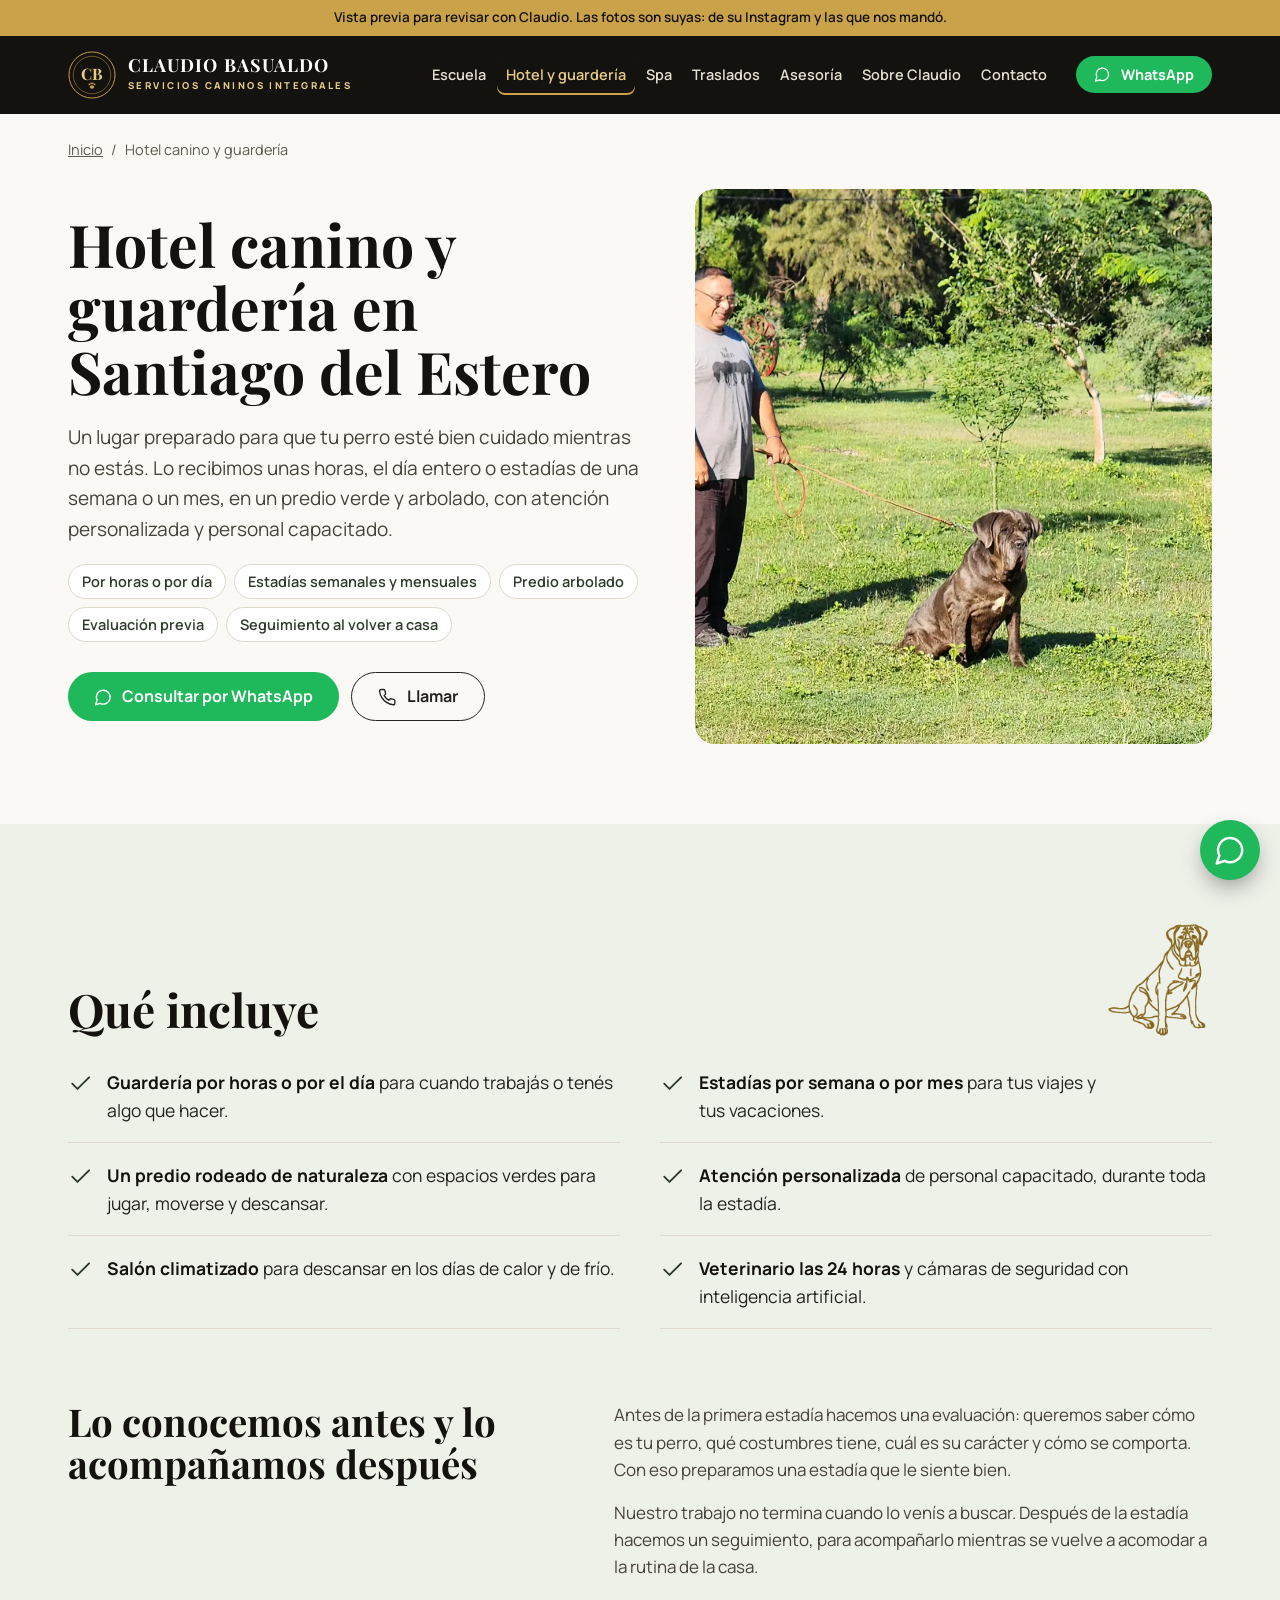
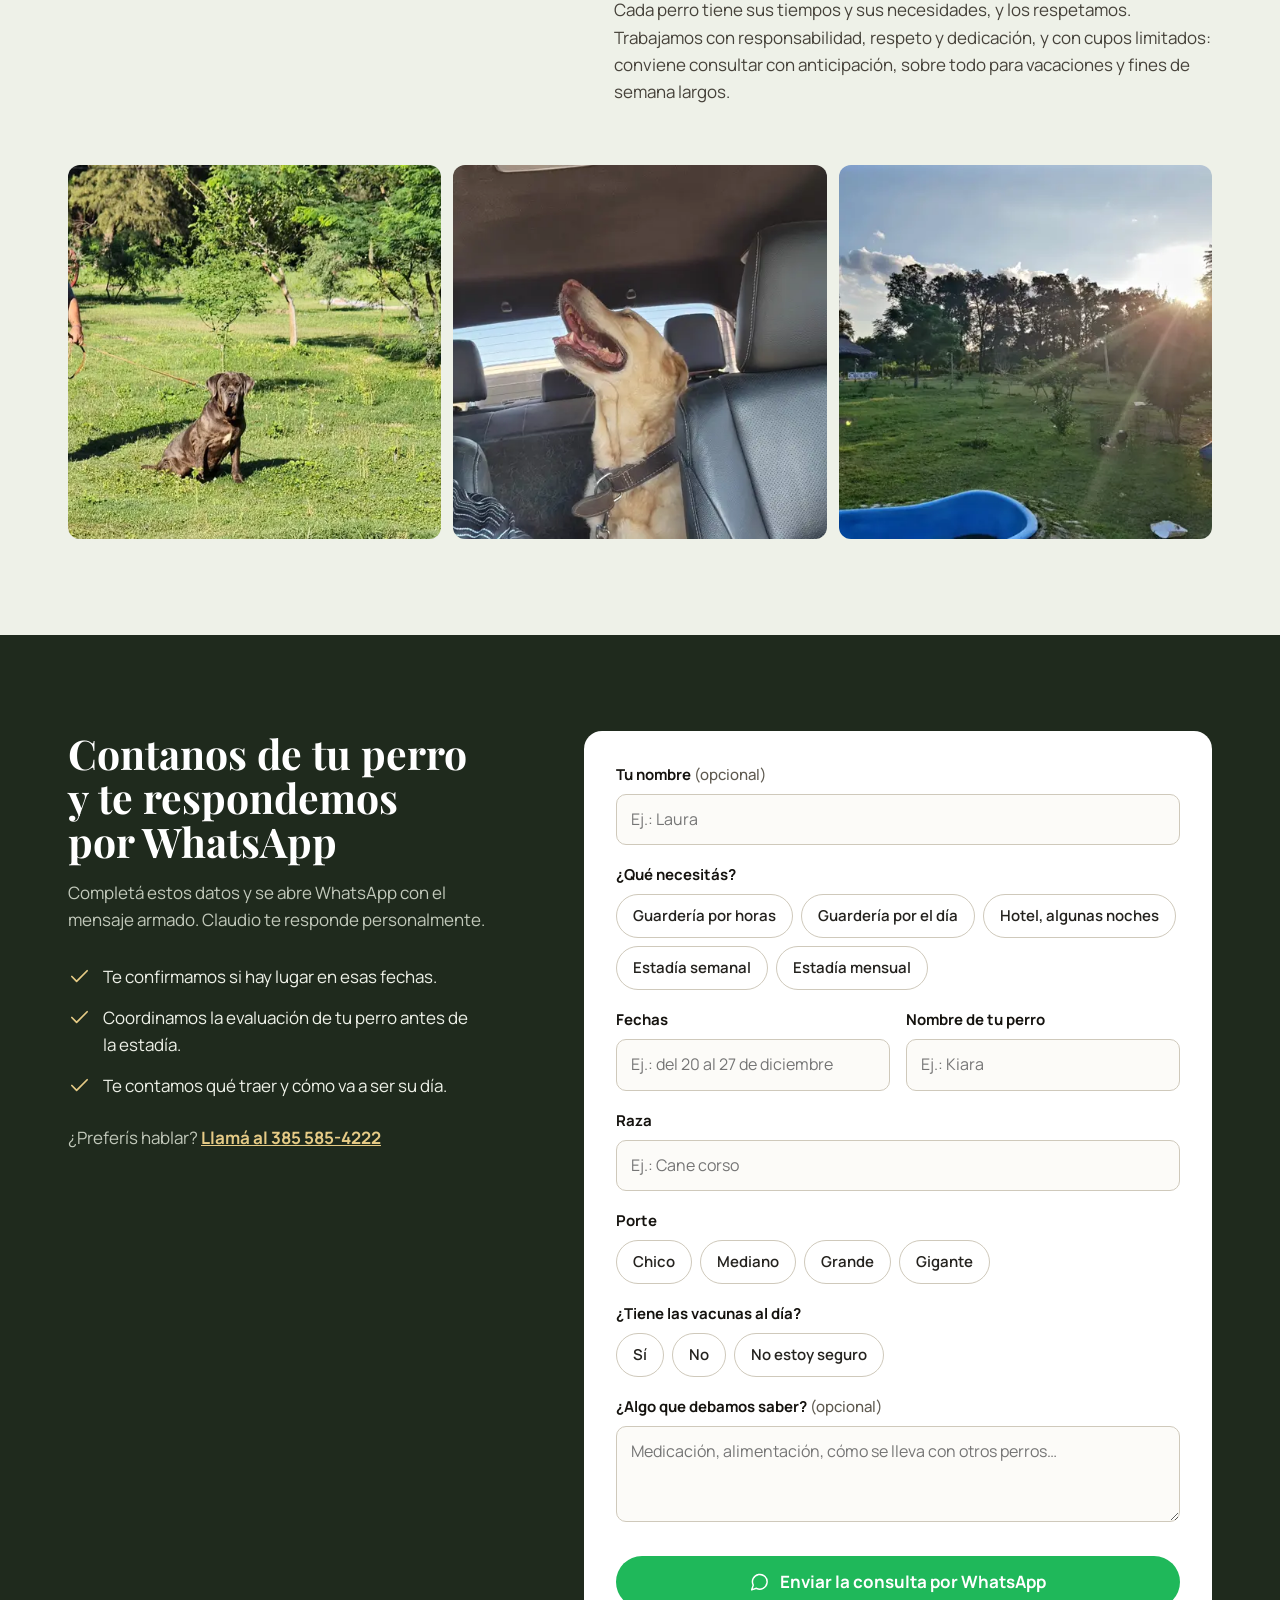
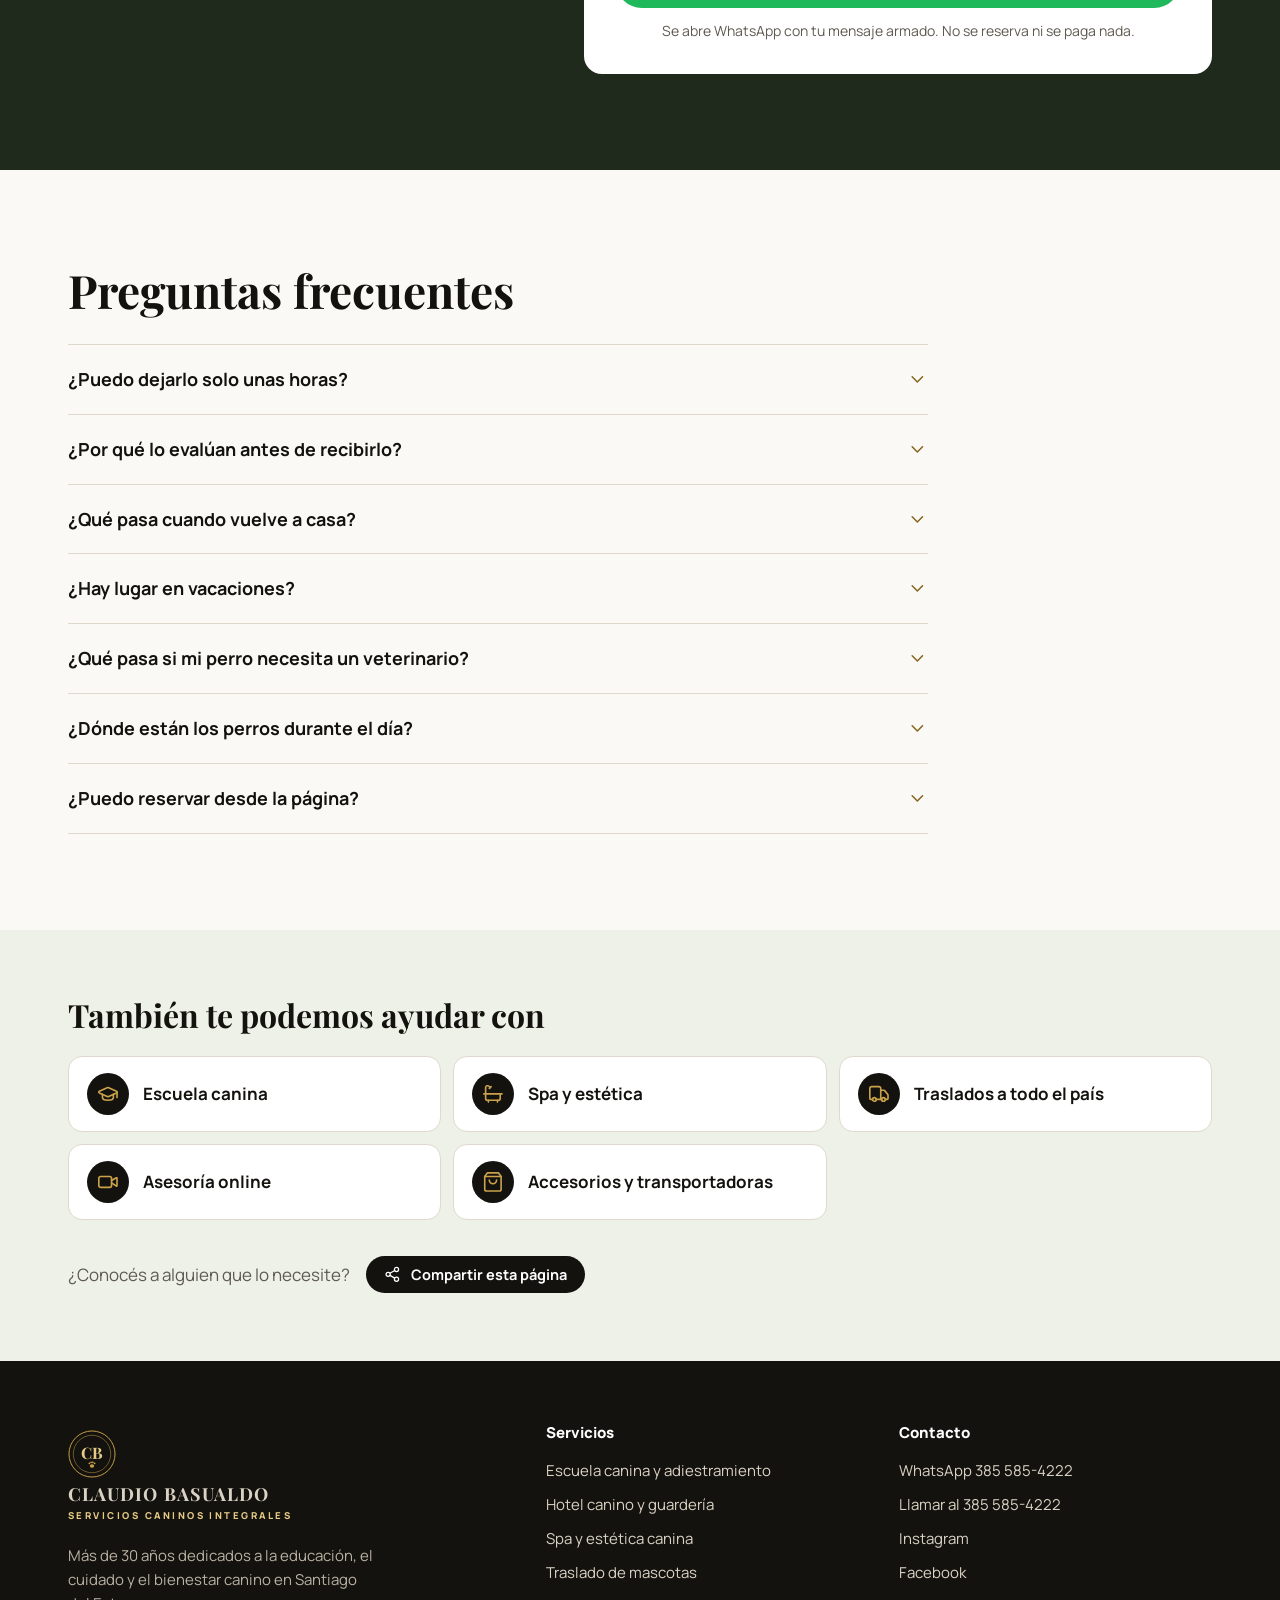
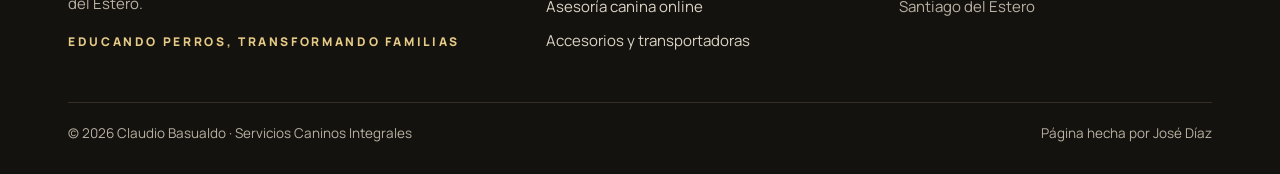
<file: guarderia-y-hotel-canino.html>
<!DOCTYPE html>
<html lang="es-AR">
<head>
<meta charset="UTF-8">
<meta name="viewport" content="width=device-width,initial-scale=1,viewport-fit=cover">
<title>Hotel canino y guardería en Santiago del Estero | Claudio Basualdo</title>
<meta name="description" content="Hotel canino y guardería en Santiago del Estero: por horas, por día, por semana o por mes, en un predio verde. Conocemos a cada perro antes de recibirlo y lo acompañamos al volver a casa.">
<!-- vista previa: Google no la muestra (la página real se arma con --produccion) -->
<meta name="robots" content="noindex">
<link rel="canonical" href="https://copidiaz17.github.io/claudio-basualdo/guarderia-y-hotel-canino.html">
<meta property="og:type" content="website">
<meta property="og:locale" content="es_AR">
<meta property="og:site_name" content="Claudio Basualdo · Servicios Caninos Integrales">
<meta property="og:title" content="Hotel canino y guardería en Santiago del Estero | Claudio Basualdo">
<meta property="og:description" content="Hotel canino y guardería en Santiago del Estero: por horas, por día, por semana o por mes, en un predio verde. Conocemos a cada perro antes de recibirlo y lo acompañamos al volver a casa.">
<meta property="og:image" content="https://copidiaz17.github.io/claudio-basualdo/img/og/guarderia-kiara-claudio.jpg">
<meta property="og:image:width" content="1200">
<meta property="og:image:height" content="630">
<meta name="theme-color" content="#14120E">
<link rel="icon" href="img/favicon.svg" type="image/svg+xml">
<link rel="preload" href="fuentes/playfair-700-latin.woff2" as="font" type="font/woff2" crossorigin>
<link rel="stylesheet" href="css/estilos.css?v=59fef1a7">
<script type="speculationrules">{"prefetch":[{"where":{"href_matches":"/*"},"eagerness":"moderate"}]}</script>
<script type="application/ld+json">{"@type": "LocalBusiness", "@id": "https://copidiaz17.github.io/claudio-basualdo/#negocio", "name": "Claudio Basualdo · Servicios Caninos Integrales", "description": "Adiestramiento y educación canina, hotel y guardería, spa y estética, traslados a todo el país y asesoramiento online. Más de 30 años de experiencia en Santiago del Estero. Recibimos perros de toda la provincia y del norte del país.", "url": "https://copidiaz17.github.io/claudio-basualdo/", "telephone": "+54 9 385 585-4222", "image": "https://copidiaz17.github.io/claudio-basualdo/img/og/predio-arbolado.jpg", "logo": "https://copidiaz17.github.io/claudio-basualdo/img/favicon.svg", "areaServed": [{"@type": "AdministrativeArea", "name": "Provincia de Santiago del Estero, Argentina"}, {"@type": "Place", "name": "Norte de Argentina"}], "founder": {"@type": "Person", "name": "Claudio Basualdo", "jobTitle": "Instructor de adiestramiento y educación canina"}, "address": {"@type": "PostalAddress", "addressLocality": "Santiago del Estero", "addressRegion": "Santiago del Estero", "addressCountry": "AR"}, "sameAs": ["https://www.facebook.com/ClaudioBasualdoCanes/", "https://www.instagram.com/clauditobasualdoperros/"], "slogan": "Educando perros, transformando familias", "@context": "https://schema.org"}</script><script type="application/ld+json">{"@context": "https://schema.org", "@type": "Service", "name": "Hotel canino y guardería", "description": "Hotel canino y guardería en Santiago del Estero: por horas, por día, por semana o por mes, en un predio verde. Conocemos a cada perro antes de recibirlo y lo acompañamos al volver a casa.", "serviceType": "Hotel canino y guardería", "provider": {"@id": "https://copidiaz17.github.io/claudio-basualdo/#negocio"}, "areaServed": "Santiago del Estero"}</script><script type="application/ld+json">{"@context": "https://schema.org", "@type": "BreadcrumbList", "itemListElement": [{"@type": "ListItem", "position": 1, "name": "Inicio", "item": "https://copidiaz17.github.io/claudio-basualdo/"}, {"@type": "ListItem", "position": 2, "name": "Hotel canino y guardería", "item": "https://copidiaz17.github.io/claudio-basualdo/guarderia-y-hotel-canino.html"}]}</script><script type="application/ld+json">{"@context": "https://schema.org", "@type": "FAQPage", "mainEntity": [{"@type": "Question", "name": "¿Puedo dejarlo solo unas horas?", "acceptedAnswer": {"@type": "Answer", "text": "Sí. La guardería funciona por horas o por el día, y también recibimos estadías de una semana o de un mes."}}, {"@type": "Question", "name": "¿Por qué lo evalúan antes de recibirlo?", "acceptedAnswer": {"@type": "Answer", "text": "Porque cada perro es distinto. Conocer su carácter, sus costumbres y cómo se comporta nos permite organizar una estadía a su medida."}}, {"@type": "Question", "name": "¿Qué pasa cuando vuelve a casa?", "acceptedAnswer": {"@type": "Answer", "text": "Hacemos un seguimiento después de la estadía, para acompañarlo mientras retoma la rutina con su familia."}}, {"@type": "Question", "name": "¿Hay lugar en vacaciones?", "acceptedAnswer": {"@type": "Answer", "text": "Los cupos son limitados y en vacaciones se ocupan antes. Consultá con anticipación y te confirmamos por WhatsApp."}}, {"@type": "Question", "name": "¿Qué pasa si mi perro necesita un veterinario?", "acceptedAnswer": {"@type": "Answer", "text": "Contamos con asistencia veterinaria las 24 horas."}}, {"@type": "Question", "name": "¿Dónde están los perros durante el día?", "acceptedAnswer": {"@type": "Answer", "text": "En un predio con amplios espacios verdes y sectores arbolados, con supervisión profesional. Para descansar, y en los días de calor o de frío, tienen un salón climatizado."}}, {"@type": "Question", "name": "¿Puedo reservar desde la página?", "acceptedAnswer": {"@type": "Answer", "text": "No: preferimos hablar con vos y conocer a tu perro antes. Escribinos por WhatsApp con las fechas y te respondemos."}}]}</script>
</head>
<body class="servicio">
<svg width="0" height="0" style="position:absolute" aria-hidden="true"><defs>
<symbol id="emblema" viewBox="0 0 200 200">
<circle cx="100" cy="100" r="96" fill="#14120E" stroke="#C9A24A" stroke-width="4"/>
<circle cx="100" cy="100" r="78" fill="none" stroke="#C9A24A" stroke-width="2"/>
<text x="100" y="120" text-anchor="middle" font-family="Playfair Display, serif" font-weight="700" font-size="66" fill="#E6CB86">CB</text>
<g fill="#C9A24A"><ellipse cx="100" cy="150" rx="9" ry="7"/><circle cx="89" cy="139" r="3.6"/><circle cx="96.3" cy="134.6" r="3.6"/><circle cx="103.7" cy="134.6" r="3.6"/><circle cx="111" cy="139" r="3.6"/></g>
</symbol></defs></svg>
<svg width="0" height="0" style="position:absolute" aria-hidden="true"><defs><symbol id="i-bath" viewBox="0 0 24 24"><path d="M10 4 8 6" />
  <path d="M17 19v2" />
  <path d="M2 12h20" />
  <path d="M7 19v2" />
  <path d="M9 5 7.621 3.621A2.121 2.121 0 0 0 4 5v12a2 2 0 0 0 2 2h12a2 2 0 0 0 2-2v-5" /></symbol><symbol id="i-check" viewBox="0 0 24 24"><path d="M20 6 9 17l-5-5" /></symbol><symbol id="i-chevron-down" viewBox="0 0 24 24"><path d="m6 9 6 6 6-6" /></symbol><symbol id="i-graduation-cap" viewBox="0 0 24 24"><path d="M21.42 10.922a1 1 0 0 0-.019-1.838L12.83 5.18a2 2 0 0 0-1.66 0L2.6 9.08a1 1 0 0 0 0 1.832l8.57 3.908a2 2 0 0 0 1.66 0z" />
  <path d="M22 10v6" />
  <path d="M6 12.5V16a6 3 0 0 0 12 0v-3.5" /></symbol><symbol id="i-menu" viewBox="0 0 24 24"><line x1="4" x2="20" y1="12" y2="12" />
  <line x1="4" x2="20" y1="6" y2="6" />
  <line x1="4" x2="20" y1="18" y2="18" /></symbol><symbol id="i-message-circle" viewBox="0 0 24 24"><path d="M7.9 20A9 9 0 1 0 4 16.1L2 22Z" /></symbol><symbol id="i-phone" viewBox="0 0 24 24"><path d="M22 16.92v3a2 2 0 0 1-2.18 2 19.79 19.79 0 0 1-8.63-3.07 19.5 19.5 0 0 1-6-6 19.79 19.79 0 0 1-3.07-8.67A2 2 0 0 1 4.11 2h3a2 2 0 0 1 2 1.72 12.84 12.84 0 0 0 .7 2.81 2 2 0 0 1-.45 2.11L8.09 9.91a16 16 0 0 0 6 6l1.27-1.27a2 2 0 0 1 2.11-.45 12.84 12.84 0 0 0 2.81.7A2 2 0 0 1 22 16.92z" /></symbol><symbol id="i-share-2" viewBox="0 0 24 24"><circle cx="18" cy="5" r="3" />
  <circle cx="6" cy="12" r="3" />
  <circle cx="18" cy="19" r="3" />
  <line x1="8.59" x2="15.42" y1="13.51" y2="17.49" />
  <line x1="15.41" x2="8.59" y1="6.51" y2="10.49" /></symbol><symbol id="i-shopping-bag" viewBox="0 0 24 24"><path d="M6 2 3 6v14a2 2 0 0 0 2 2h14a2 2 0 0 0 2-2V6l-3-4Z" />
  <path d="M3 6h18" />
  <path d="M16 10a4 4 0 0 1-8 0" /></symbol><symbol id="i-truck" viewBox="0 0 24 24"><path d="M14 18V6a2 2 0 0 0-2-2H4a2 2 0 0 0-2 2v11a1 1 0 0 0 1 1h2" />
  <path d="M15 18H9" />
  <path d="M19 18h2a1 1 0 0 0 1-1v-3.65a1 1 0 0 0-.22-.624l-3.48-4.35A1 1 0 0 0 17.52 8H14" />
  <circle cx="17" cy="18" r="2" />
  <circle cx="7" cy="18" r="2" /></symbol><symbol id="i-video" viewBox="0 0 24 24"><path d="m16 13 5.223 3.482a.5.5 0 0 0 .777-.416V7.87a.5.5 0 0 0-.752-.432L16 10.5" />
  <rect x="2" y="6" width="14" height="12" rx="2" /></symbol><symbol id="i-x" viewBox="0 0 24 24"><path d="M18 6 6 18" />
  <path d="m6 6 12 12" /></symbol></defs></svg>
<div class="aviso-maqueta">Vista previa para revisar con Claudio. Las fotos son suyas: de su Instagram y las que nos mandó.</div>
<header class="barra"><div class="contenedor">
  <a class="marca" href="index.html" aria-label="Claudio Basualdo, inicio"><svg class="emb" aria-hidden="true"><use href="#emblema"/></svg><span><b>Claudio Basualdo</b><small>Servicios caninos integrales</small></span></a>
  <nav class="menu" id="menu" aria-label="Menú principal"><a href="adiestramiento-canino.html">Escuela</a><a href="guarderia-y-hotel-canino.html" aria-current="page">Hotel y guardería</a><a href="peluqueria-canina.html">Spa</a><a href="traslado-de-mascotas.html">Traslados</a><a href="asesoria-canina-online.html">Asesoría</a><a href="index.html#claudio">Sobre Claudio</a><a href="index.html#contacto">Contacto</a></nav>
  <a class="btn btn-wa btn-chico" href="https://wa.me/5493855854222?text=Hola%2C%20Claudio.%20Te%20escribo%20desde%20tu%20p%C3%A1gina." target="_blank" rel="noopener"><svg class="ic" aria-hidden="true"><use href="#i-message-circle"/></svg>WhatsApp</a>
  <button class="hamburguesa" type="button" aria-label="Abrir el menú" aria-expanded="false" aria-controls="menu"><svg class="ic" aria-hidden="true"><use href="#i-menu"/></svg></button>
</div></header>
<main>

<div class="contenedor">
  <nav class="migas" aria-label="Estás en"><a href="index.html">Inicio</a><span aria-hidden="true">/</span><span>Hotel canino y guardería</span></nav>
  <section class="cabeza-serv">
    <div>
      <h1>Hotel canino y guardería en Santiago del Estero</h1>
      <p class="intro">Un lugar preparado para que tu perro esté bien cuidado mientras no estás. Lo recibimos unas horas, el día entero o estadías de una semana o un mes, en un predio verde y arbolado, con atención personalizada y personal capacitado.</p>
      <ul class="etiquetas" aria-label="En resumen"><li>Por horas o por día</li><li>Estadías semanales y mensuales</li><li>Predio arbolado</li><li>Evaluación previa</li><li>Seguimiento al volver a casa</li></ul>
      <div class="acciones">
        <a class="btn btn-wa" href="#consultar"><svg class="ic" aria-hidden="true"><use href="#i-message-circle"/></svg>Consultar por WhatsApp</a>
        <a class="btn btn-linea" href="tel:+5493855854222"><svg class="ic" aria-hidden="true"><use href="#i-phone"/></svg>Llamar</a>
      </div>
    </div>
    <div class="foto-serv"><img src="img/guarderia-kiara-claudio-960.webp" srcset="img/guarderia-kiara-claudio-480.webp 480w, img/guarderia-kiara-claudio-960.webp 960w, img/guarderia-kiara-claudio-1600.webp 1600w" sizes="(max-width: 980px) 100vw, 560px" alt="Hotel canino y guardería · Claudio Basualdo" loading="eager" decoding="async" fetchpriority="high" style="object-position:center 40%;view-transition-name:foto-guarderia-y-hotel-canino"></div>
  </section>
</div>

<section class="seccion suave"><div class="contenedor">
  <div class="qi-cabeza"><h2>Qué incluye</h2><img class="perro-servicio" src="img/lineas/cane-corso-oscuro.webp" width="290" height="322" alt="" loading="lazy" decoding="async"></div>
  <ul class="incluye"><li><svg class="ic" aria-hidden="true"><use href="#i-check"/></svg><span><b>Guardería por horas o por el día</b> para cuando trabajás o tenés algo que hacer.</span></li><li><svg class="ic" aria-hidden="true"><use href="#i-check"/></svg><span><b>Estadías por semana o por mes</b> para tus viajes y tus vacaciones.</span></li><li><svg class="ic" aria-hidden="true"><use href="#i-check"/></svg><span><b>Un predio rodeado de naturaleza</b> con espacios verdes para jugar, moverse y descansar.</span></li><li><svg class="ic" aria-hidden="true"><use href="#i-check"/></svg><span><b>Atención personalizada</b> de personal capacitado, durante toda la estadía.</span></li><li><svg class="ic" aria-hidden="true"><use href="#i-check"/></svg><span><b>Salón climatizado</b> para descansar en los días de calor y de frío.</span></li><li><svg class="ic" aria-hidden="true"><use href="#i-check"/></svg><span><b>Veterinario las 24 horas</b> y cámaras de seguridad con inteligencia artificial.</span></li></ul>
  <div class="como">
    <h2>Lo conocemos antes y lo acompañamos después</h2>
    <div><p>Antes de la primera estadía hacemos una evaluación: queremos saber cómo es tu perro, qué costumbres tiene, cuál es su carácter y cómo se comporta. Con eso preparamos una estadía que le siente bien.</p><p>Nuestro trabajo no termina cuando lo venís a buscar. Después de la estadía hacemos un seguimiento, para acompañarlo mientras se vuelve a acomodar a la rutina de la casa.</p><p>Cada perro tiene sus tiempos y sus necesidades, y los respetamos. Trabajamos con responsabilidad, respeto y dedicación, y con cupos limitados: conviene consultar con anticipación, sobre todo para vacaciones y fines de semana largos.</p></div>
  </div>
  <div class="tira" style="max-width:1284px"><figure style="--ar:1.000"><img src="img/guarderia-kiara-960.webp" srcset="img/guarderia-kiara-480.webp 480w, img/guarderia-kiara-960.webp 960w" sizes="(max-width: 600px) 70vw, 420px" alt="Hotel canino y guardería · Claudio Basualdo" loading="lazy" decoding="async" style="object-position:center"></figure><figure style="--ar:1.000"><img src="img/guarderia-jagger-960.webp" srcset="img/guarderia-jagger-480.webp 480w, img/guarderia-jagger-960.webp 960w" sizes="(max-width: 600px) 70vw, 420px" alt="Hotel canino y guardería · Claudio Basualdo" loading="lazy" decoding="async" style="object-position:center"></figure><figure style="--ar:1.000"><img src="img/predio-atardecer-960.webp" srcset="img/predio-atardecer-480.webp 480w, img/predio-atardecer-960.webp 960w" sizes="(max-width: 600px) 70vw, 420px" alt="Hotel canino y guardería · Claudio Basualdo" loading="lazy" decoding="async" style="object-position:center"></figure></div>
</div></section>


<section class="seccion monte" id="consultar"><div class="contenedor consulta">
  <div class="lado">
    <h2>Contanos de tu perro y te respondemos por WhatsApp</h2>
    <p>Completá estos datos y se abre WhatsApp con el mensaje armado. Claudio te responde personalmente.</p>
    <ul><li><svg class="ic" aria-hidden="true"><use href="#i-check"/></svg><span>Te confirmamos si hay lugar en esas fechas.</span></li><li><svg class="ic" aria-hidden="true"><use href="#i-check"/></svg><span>Coordinamos la evaluación de tu perro antes de la estadía.</span></li><li><svg class="ic" aria-hidden="true"><use href="#i-check"/></svg><span>Te contamos qué traer y cómo va a ser su día.</span></li></ul>
    <p style="margin-top:18px">¿Preferís hablar? <a href="tel:+5493855854222">Llamá al 385 585-4222</a></p>
  </div>
  <form class="formulario" data-servicio="hotel canino y guardería" novalidate>
  <div class="campo"><label for="guarderia-y-hotel-canino-0">Tu nombre <span class="opcional">(opcional)</span></label><input id="guarderia-y-hotel-canino-0" type="text" placeholder="Ej.: Laura" data-etiqueta="Tu nombre"></div><fieldset class="campo" style="border:0"><legend class="rotulo">¿Qué necesitás?</legend><div class="opciones" data-etiqueta="¿Qué necesitás?" data-obligatorio="si"><label><input type="radio" name="guarderia-y-hotel-canino-1" value="Guardería por horas"><span>Guardería por horas</span></label><label><input type="radio" name="guarderia-y-hotel-canino-1" value="Guardería por el día"><span>Guardería por el día</span></label><label><input type="radio" name="guarderia-y-hotel-canino-1" value="Hotel, algunas noches"><span>Hotel, algunas noches</span></label><label><input type="radio" name="guarderia-y-hotel-canino-1" value="Estadía semanal"><span>Estadía semanal</span></label><label><input type="radio" name="guarderia-y-hotel-canino-1" value="Estadía mensual"><span>Estadía mensual</span></label></div></fieldset><div class="fila"><div class="campo"><label for="guarderia-y-hotel-canino-20">Fechas</label><input id="guarderia-y-hotel-canino-20" type="text" placeholder="Ej.: del 20 al 27 de diciembre" data-etiqueta="Fechas" data-obligatorio="si" aria-required="true"></div><div class="campo"><label for="guarderia-y-hotel-canino-21">Nombre de tu perro</label><input id="guarderia-y-hotel-canino-21" type="text" placeholder="Ej.: Kiara" data-etiqueta="Nombre de tu perro" data-obligatorio="si" aria-required="true"></div></div><div class="campo"><label for="guarderia-y-hotel-canino-3">Raza</label><input id="guarderia-y-hotel-canino-3" type="text" placeholder="Ej.: Cane corso" data-etiqueta="Raza" data-obligatorio="si" aria-required="true"></div><fieldset class="campo" style="border:0"><legend class="rotulo">Porte</legend><div class="opciones" data-etiqueta="Porte" data-obligatorio="si"><label><input type="radio" name="guarderia-y-hotel-canino-4" value="Chico"><span>Chico</span></label><label><input type="radio" name="guarderia-y-hotel-canino-4" value="Mediano"><span>Mediano</span></label><label><input type="radio" name="guarderia-y-hotel-canino-4" value="Grande"><span>Grande</span></label><label><input type="radio" name="guarderia-y-hotel-canino-4" value="Gigante"><span>Gigante</span></label></div></fieldset><fieldset class="campo" style="border:0"><legend class="rotulo">¿Tiene las vacunas al día?</legend><div class="opciones" data-etiqueta="¿Tiene las vacunas al día?" data-obligatorio="si"><label><input type="radio" name="guarderia-y-hotel-canino-5" value="Sí"><span>Sí</span></label><label><input type="radio" name="guarderia-y-hotel-canino-5" value="No"><span>No</span></label><label><input type="radio" name="guarderia-y-hotel-canino-5" value="No estoy seguro"><span>No estoy seguro</span></label></div></fieldset><div class="campo"><label for="guarderia-y-hotel-canino-6">¿Algo que debamos saber? <span class="opcional">(opcional)</span></label><textarea id="guarderia-y-hotel-canino-6" placeholder="Medicación, alimentación, cómo se lleva con otros perros…" data-etiqueta="¿Algo que debamos saber?"></textarea></div>
  <button class="btn btn-wa" type="submit"><svg class="ic" aria-hidden="true"><use href="#i-message-circle"/></svg>Enviar la consulta por WhatsApp</button>
  <p class="falta" role="alert" hidden></p>
  <p class="nota">Se abre WhatsApp con tu mensaje armado. No se reserva ni se paga nada.</p>
</form>
</div></section>

<section class="seccion"><div class="contenedor">
  <h2 style="font-size:clamp(32px,3.6vw,46px);margin-bottom:28px">Preguntas frecuentes</h2>
  <div class="faq"><details><summary>¿Puedo dejarlo solo unas horas?<svg class="ic" aria-hidden="true"><use href="#i-chevron-down"/></svg></summary><p>Sí. La guardería funciona por horas o por el día, y también recibimos estadías de una semana o de un mes.</p></details><details><summary>¿Por qué lo evalúan antes de recibirlo?<svg class="ic" aria-hidden="true"><use href="#i-chevron-down"/></svg></summary><p>Porque cada perro es distinto. Conocer su carácter, sus costumbres y cómo se comporta nos permite organizar una estadía a su medida.</p></details><details><summary>¿Qué pasa cuando vuelve a casa?<svg class="ic" aria-hidden="true"><use href="#i-chevron-down"/></svg></summary><p>Hacemos un seguimiento después de la estadía, para acompañarlo mientras retoma la rutina con su familia.</p></details><details><summary>¿Hay lugar en vacaciones?<svg class="ic" aria-hidden="true"><use href="#i-chevron-down"/></svg></summary><p>Los cupos son limitados y en vacaciones se ocupan antes. Consultá con anticipación y te confirmamos por WhatsApp.</p></details><details><summary>¿Qué pasa si mi perro necesita un veterinario?<svg class="ic" aria-hidden="true"><use href="#i-chevron-down"/></svg></summary><p>Contamos con asistencia veterinaria las 24 horas.</p></details><details><summary>¿Dónde están los perros durante el día?<svg class="ic" aria-hidden="true"><use href="#i-chevron-down"/></svg></summary><p>En un predio con amplios espacios verdes y sectores arbolados, con supervisión profesional. Para descansar, y en los días de calor o de frío, tienen un salón climatizado.</p></details><details><summary>¿Puedo reservar desde la página?<svg class="ic" aria-hidden="true"><use href="#i-chevron-down"/></svg></summary><p>No: preferimos hablar con vos y conocer a tu perro antes. Escribinos por WhatsApp con las fechas y te respondemos.</p></details></div>
</div></section>

<section class="seccion suave" style="padding:68px 0"><div class="contenedor">
  <h2 style="font-size:32px;margin-bottom:24px">También te podemos ayudar con</h2>
  <div class="otros"><a class="otro" href="adiestramiento-canino.html"><span class="c"><svg class="ic" aria-hidden="true"><use href="#i-graduation-cap"/></svg></span>Escuela canina</a><a class="otro" href="peluqueria-canina.html"><span class="c"><svg class="ic" aria-hidden="true"><use href="#i-bath"/></svg></span>Spa y estética</a><a class="otro" href="traslado-de-mascotas.html"><span class="c"><svg class="ic" aria-hidden="true"><use href="#i-truck"/></svg></span>Traslados a todo el país</a><a class="otro" href="asesoria-canina-online.html"><span class="c"><svg class="ic" aria-hidden="true"><use href="#i-video"/></svg></span>Asesoría online</a><a class="otro" href="transportadoras-y-accesorios.html"><span class="c"><svg class="ic" aria-hidden="true"><use href="#i-shopping-bag"/></svg></span>Accesorios y transportadoras</a></div>
  <div class="compartir"><span>¿Conocés a alguien que lo necesite?</span>
    <button class="btn btn-oscuro btn-chico" type="button" data-compartir><svg class="ic" aria-hidden="true"><use href="#i-share-2"/></svg>Compartir esta página</button></div>
</div></section>

<div class="barra-movil">
  <a class="btn btn-wa" href="#consultar"><svg class="ic" aria-hidden="true"><use href="#i-message-circle"/></svg>Consultar por WhatsApp</a>
  <a class="btn btn-linea" href="tel:+5493855854222" aria-label="Llamar al 385 585-4222"><svg class="ic" aria-hidden="true"><use href="#i-phone"/></svg></a>
</div>
</main>
<footer class="pie"><div class="contenedor">
  <div class="cols">
    <div><a class="marca" href="index.html"><svg class="emb" aria-hidden="true"><use href="#emblema"/></svg><span><b>Claudio Basualdo</b><small>Servicios caninos integrales</small></span></a>
      <p style="margin-top:16px;max-width:360px">Más de 30 años dedicados a la educación, el cuidado y el bienestar canino en Santiago del Estero.</p>
      <p class="lema">Educando perros, transformando familias</p></div>
    <nav aria-label="Servicios"><h2>Servicios</h2><a href="adiestramiento-canino.html">Escuela canina y adiestramiento</a><a href="guarderia-y-hotel-canino.html">Hotel canino y guardería</a><a href="peluqueria-canina.html">Spa y estética canina</a><a href="traslado-de-mascotas.html">Traslado de mascotas</a><a href="asesoria-canina-online.html">Asesoría canina online</a><a href="transportadoras-y-accesorios.html">Accesorios y transportadoras</a></nav>
    <div><h2>Contacto</h2>
      <a href="https://wa.me/5493855854222?text=Hola%2C%20Claudio.%20Te%20escribo%20desde%20tu%20p%C3%A1gina." target="_blank" rel="noopener">WhatsApp 385 585-4222</a>
      <a href="tel:+5493855854222">Llamar al 385 585-4222</a>
      <a href="https://www.instagram.com/clauditobasualdoperros/" target="_blank" rel="noopener">Instagram</a>
      <a href="https://www.facebook.com/ClaudioBasualdoCanes/" target="_blank" rel="noopener">Facebook</a>
      <p style="padding:5px 0">Santiago del Estero</p></div>
  </div>
  <div class="abajo"><span>© <span class="anio">2026</span> Claudio Basualdo · Servicios Caninos Integrales</span><span>Página hecha por José Díaz</span></div>
</div></footer>
<a class="wa-flotante" href="https://wa.me/5493855854222?text=Hola%2C%20Claudio.%20Te%20escribo%20desde%20tu%20p%C3%A1gina." target="_blank" rel="noopener" aria-label="Escribir por WhatsApp"><svg class="ic" aria-hidden="true"><use href="#i-message-circle"/></svg></a>
<script src="js/sitio.js?v=59fef1a7" defer></script>
</body>
</html>
</file>
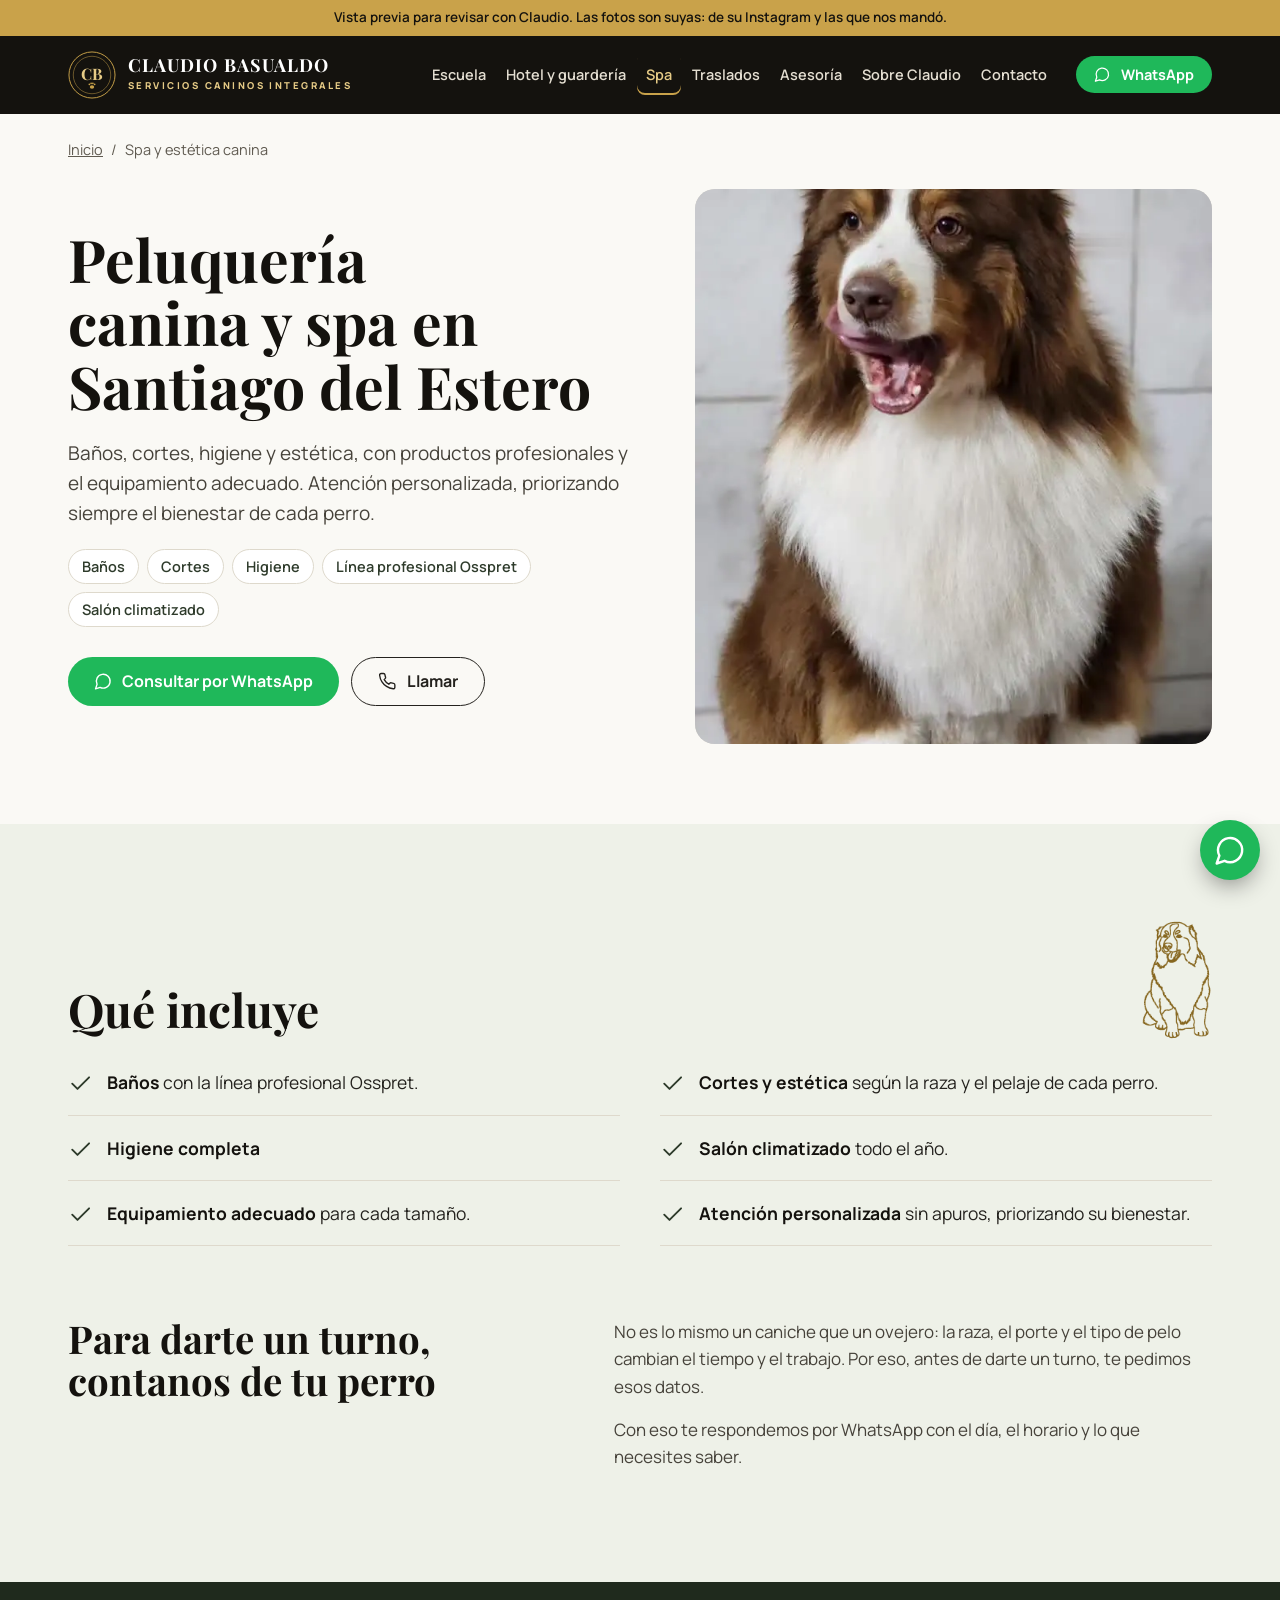
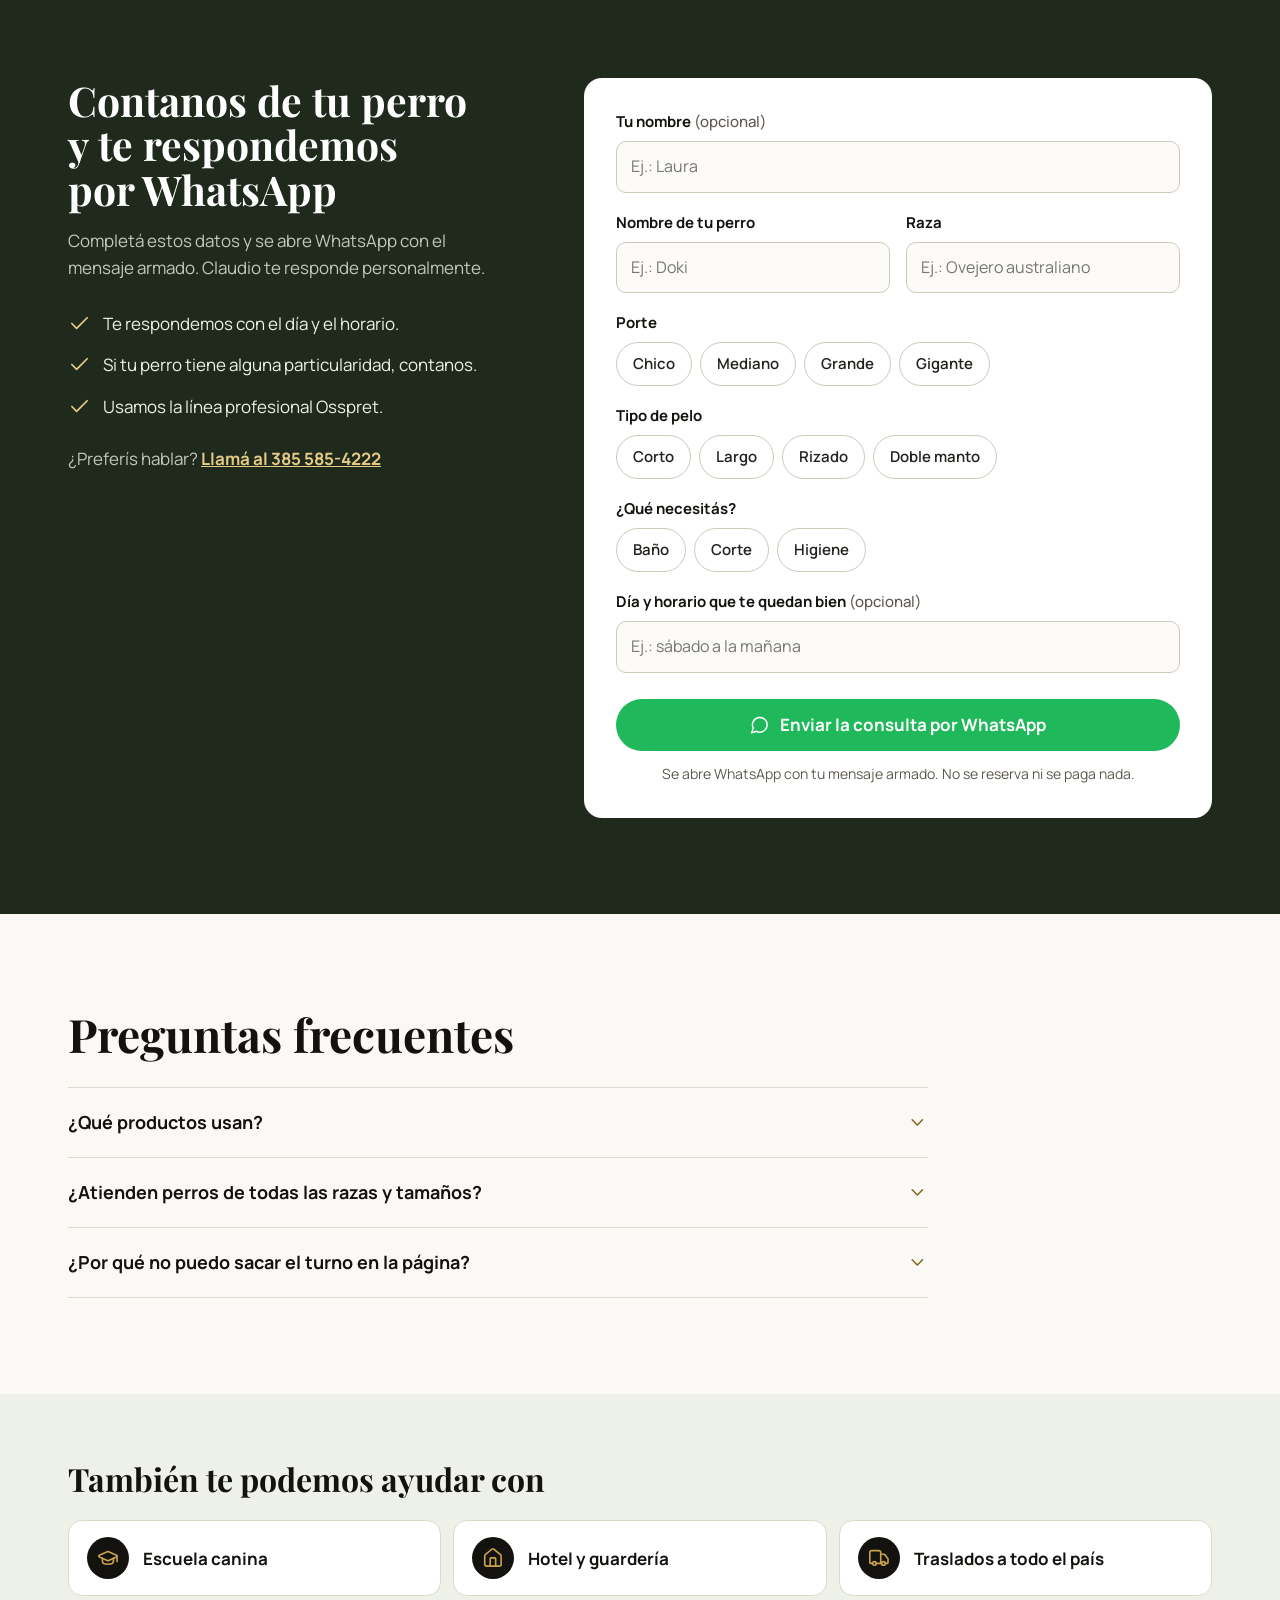
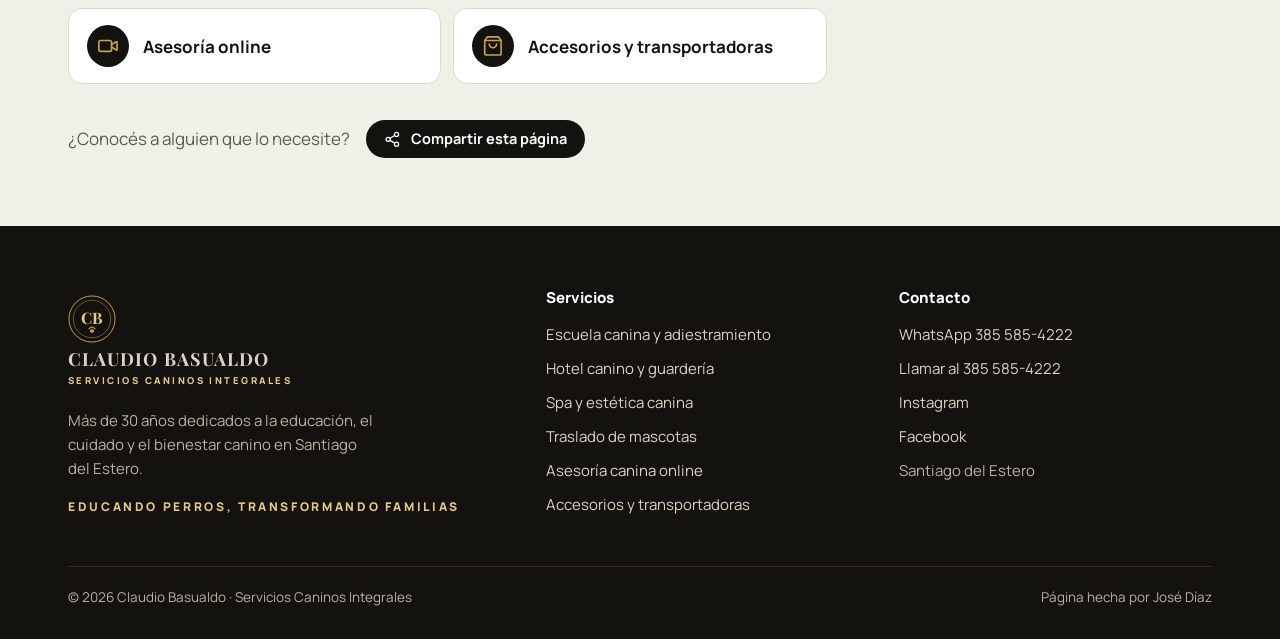
<file: peluqueria-canina.html>
<!DOCTYPE html>
<html lang="es-AR">
<head>
<meta charset="UTF-8">
<meta name="viewport" content="width=device-width,initial-scale=1,viewport-fit=cover">
<title>Peluquería canina en Santiago del Estero | Spa y estética Claudio Basualdo</title>
<meta name="description" content="Peluquería y spa canino en Santiago del Estero: baños, cortes, higiene y estética con la línea profesional Osspret, en un salón climatizado.">
<!-- vista previa: Google no la muestra (la página real se arma con --produccion) -->
<meta name="robots" content="noindex">
<link rel="canonical" href="https://copidiaz17.github.io/claudio-basualdo/peluqueria-canina.html">
<meta property="og:type" content="website">
<meta property="og:locale" content="es_AR">
<meta property="og:site_name" content="Claudio Basualdo · Servicios Caninos Integrales">
<meta property="og:title" content="Peluquería canina en Santiago del Estero | Spa y estética Claudio Basualdo">
<meta property="og:description" content="Peluquería y spa canino en Santiago del Estero: baños, cortes, higiene y estética con la línea profesional Osspret, en un salón climatizado.">
<meta property="og:image" content="https://copidiaz17.github.io/claudio-basualdo/img/og/spa-doki.jpg">
<meta property="og:image:width" content="1200">
<meta property="og:image:height" content="630">
<meta name="theme-color" content="#14120E">
<link rel="icon" href="img/favicon.svg" type="image/svg+xml">
<link rel="preload" href="fuentes/playfair-700-latin.woff2" as="font" type="font/woff2" crossorigin>
<link rel="stylesheet" href="css/estilos.css?v=59fef1a7">
<script type="speculationrules">{"prefetch":[{"where":{"href_matches":"/*"},"eagerness":"moderate"}]}</script>
<script type="application/ld+json">{"@type": "LocalBusiness", "@id": "https://copidiaz17.github.io/claudio-basualdo/#negocio", "name": "Claudio Basualdo · Servicios Caninos Integrales", "description": "Adiestramiento y educación canina, hotel y guardería, spa y estética, traslados a todo el país y asesoramiento online. Más de 30 años de experiencia en Santiago del Estero. Recibimos perros de toda la provincia y del norte del país.", "url": "https://copidiaz17.github.io/claudio-basualdo/", "telephone": "+54 9 385 585-4222", "image": "https://copidiaz17.github.io/claudio-basualdo/img/og/predio-arbolado.jpg", "logo": "https://copidiaz17.github.io/claudio-basualdo/img/favicon.svg", "areaServed": [{"@type": "AdministrativeArea", "name": "Provincia de Santiago del Estero, Argentina"}, {"@type": "Place", "name": "Norte de Argentina"}], "founder": {"@type": "Person", "name": "Claudio Basualdo", "jobTitle": "Instructor de adiestramiento y educación canina"}, "address": {"@type": "PostalAddress", "addressLocality": "Santiago del Estero", "addressRegion": "Santiago del Estero", "addressCountry": "AR"}, "sameAs": ["https://www.facebook.com/ClaudioBasualdoCanes/", "https://www.instagram.com/clauditobasualdoperros/"], "slogan": "Educando perros, transformando familias", "@context": "https://schema.org"}</script><script type="application/ld+json">{"@context": "https://schema.org", "@type": "Service", "name": "Spa y estética canina", "description": "Peluquería y spa canino en Santiago del Estero: baños, cortes, higiene y estética con la línea profesional Osspret, en un salón climatizado.", "serviceType": "Spa y estética canina", "provider": {"@id": "https://copidiaz17.github.io/claudio-basualdo/#negocio"}, "areaServed": "Santiago del Estero"}</script><script type="application/ld+json">{"@context": "https://schema.org", "@type": "BreadcrumbList", "itemListElement": [{"@type": "ListItem", "position": 1, "name": "Inicio", "item": "https://copidiaz17.github.io/claudio-basualdo/"}, {"@type": "ListItem", "position": 2, "name": "Spa y estética canina", "item": "https://copidiaz17.github.io/claudio-basualdo/peluqueria-canina.html"}]}</script><script type="application/ld+json">{"@context": "https://schema.org", "@type": "FAQPage", "mainEntity": [{"@type": "Question", "name": "¿Qué productos usan?", "acceptedAnswer": {"@type": "Answer", "text": "Trabajamos con la línea profesional Osspret."}}, {"@type": "Question", "name": "¿Atienden perros de todas las razas y tamaños?", "acceptedAnswer": {"@type": "Answer", "text": "Contanos la raza, el porte y el tipo de pelo de tu perro y te confirmamos el turno."}}, {"@type": "Question", "name": "¿Por qué no puedo sacar el turno en la página?", "acceptedAnswer": {"@type": "Answer", "text": "Porque necesitamos saber qué tipo de perro vamos a atender para darte el horario justo."}}]}</script>
</head>
<body class="servicio">
<svg width="0" height="0" style="position:absolute" aria-hidden="true"><defs>
<symbol id="emblema" viewBox="0 0 200 200">
<circle cx="100" cy="100" r="96" fill="#14120E" stroke="#C9A24A" stroke-width="4"/>
<circle cx="100" cy="100" r="78" fill="none" stroke="#C9A24A" stroke-width="2"/>
<text x="100" y="120" text-anchor="middle" font-family="Playfair Display, serif" font-weight="700" font-size="66" fill="#E6CB86">CB</text>
<g fill="#C9A24A"><ellipse cx="100" cy="150" rx="9" ry="7"/><circle cx="89" cy="139" r="3.6"/><circle cx="96.3" cy="134.6" r="3.6"/><circle cx="103.7" cy="134.6" r="3.6"/><circle cx="111" cy="139" r="3.6"/></g>
</symbol></defs></svg>
<svg width="0" height="0" style="position:absolute" aria-hidden="true"><defs><symbol id="i-check" viewBox="0 0 24 24"><path d="M20 6 9 17l-5-5" /></symbol><symbol id="i-chevron-down" viewBox="0 0 24 24"><path d="m6 9 6 6 6-6" /></symbol><symbol id="i-graduation-cap" viewBox="0 0 24 24"><path d="M21.42 10.922a1 1 0 0 0-.019-1.838L12.83 5.18a2 2 0 0 0-1.66 0L2.6 9.08a1 1 0 0 0 0 1.832l8.57 3.908a2 2 0 0 0 1.66 0z" />
  <path d="M22 10v6" />
  <path d="M6 12.5V16a6 3 0 0 0 12 0v-3.5" /></symbol><symbol id="i-house" viewBox="0 0 24 24"><path d="M15 21v-8a1 1 0 0 0-1-1h-4a1 1 0 0 0-1 1v8" />
  <path d="M3 10a2 2 0 0 1 .709-1.528l7-5.999a2 2 0 0 1 2.582 0l7 5.999A2 2 0 0 1 21 10v9a2 2 0 0 1-2 2H5a2 2 0 0 1-2-2z" /></symbol><symbol id="i-menu" viewBox="0 0 24 24"><line x1="4" x2="20" y1="12" y2="12" />
  <line x1="4" x2="20" y1="6" y2="6" />
  <line x1="4" x2="20" y1="18" y2="18" /></symbol><symbol id="i-message-circle" viewBox="0 0 24 24"><path d="M7.9 20A9 9 0 1 0 4 16.1L2 22Z" /></symbol><symbol id="i-phone" viewBox="0 0 24 24"><path d="M22 16.92v3a2 2 0 0 1-2.18 2 19.79 19.79 0 0 1-8.63-3.07 19.5 19.5 0 0 1-6-6 19.79 19.79 0 0 1-3.07-8.67A2 2 0 0 1 4.11 2h3a2 2 0 0 1 2 1.72 12.84 12.84 0 0 0 .7 2.81 2 2 0 0 1-.45 2.11L8.09 9.91a16 16 0 0 0 6 6l1.27-1.27a2 2 0 0 1 2.11-.45 12.84 12.84 0 0 0 2.81.7A2 2 0 0 1 22 16.92z" /></symbol><symbol id="i-share-2" viewBox="0 0 24 24"><circle cx="18" cy="5" r="3" />
  <circle cx="6" cy="12" r="3" />
  <circle cx="18" cy="19" r="3" />
  <line x1="8.59" x2="15.42" y1="13.51" y2="17.49" />
  <line x1="15.41" x2="8.59" y1="6.51" y2="10.49" /></symbol><symbol id="i-shopping-bag" viewBox="0 0 24 24"><path d="M6 2 3 6v14a2 2 0 0 0 2 2h14a2 2 0 0 0 2-2V6l-3-4Z" />
  <path d="M3 6h18" />
  <path d="M16 10a4 4 0 0 1-8 0" /></symbol><symbol id="i-truck" viewBox="0 0 24 24"><path d="M14 18V6a2 2 0 0 0-2-2H4a2 2 0 0 0-2 2v11a1 1 0 0 0 1 1h2" />
  <path d="M15 18H9" />
  <path d="M19 18h2a1 1 0 0 0 1-1v-3.65a1 1 0 0 0-.22-.624l-3.48-4.35A1 1 0 0 0 17.52 8H14" />
  <circle cx="17" cy="18" r="2" />
  <circle cx="7" cy="18" r="2" /></symbol><symbol id="i-video" viewBox="0 0 24 24"><path d="m16 13 5.223 3.482a.5.5 0 0 0 .777-.416V7.87a.5.5 0 0 0-.752-.432L16 10.5" />
  <rect x="2" y="6" width="14" height="12" rx="2" /></symbol><symbol id="i-x" viewBox="0 0 24 24"><path d="M18 6 6 18" />
  <path d="m6 6 12 12" /></symbol></defs></svg>
<div class="aviso-maqueta">Vista previa para revisar con Claudio. Las fotos son suyas: de su Instagram y las que nos mandó.</div>
<header class="barra"><div class="contenedor">
  <a class="marca" href="index.html" aria-label="Claudio Basualdo, inicio"><svg class="emb" aria-hidden="true"><use href="#emblema"/></svg><span><b>Claudio Basualdo</b><small>Servicios caninos integrales</small></span></a>
  <nav class="menu" id="menu" aria-label="Menú principal"><a href="adiestramiento-canino.html">Escuela</a><a href="guarderia-y-hotel-canino.html">Hotel y guardería</a><a href="peluqueria-canina.html" aria-current="page">Spa</a><a href="traslado-de-mascotas.html">Traslados</a><a href="asesoria-canina-online.html">Asesoría</a><a href="index.html#claudio">Sobre Claudio</a><a href="index.html#contacto">Contacto</a></nav>
  <a class="btn btn-wa btn-chico" href="https://wa.me/5493855854222?text=Hola%2C%20Claudio.%20Te%20escribo%20desde%20tu%20p%C3%A1gina." target="_blank" rel="noopener"><svg class="ic" aria-hidden="true"><use href="#i-message-circle"/></svg>WhatsApp</a>
  <button class="hamburguesa" type="button" aria-label="Abrir el menú" aria-expanded="false" aria-controls="menu"><svg class="ic" aria-hidden="true"><use href="#i-menu"/></svg></button>
</div></header>
<main>

<div class="contenedor">
  <nav class="migas" aria-label="Estás en"><a href="index.html">Inicio</a><span aria-hidden="true">/</span><span>Spa y estética canina</span></nav>
  <section class="cabeza-serv">
    <div>
      <h1>Peluquería canina y spa en Santiago del Estero</h1>
      <p class="intro">Baños, cortes, higiene y estética, con productos profesionales y el equipamiento adecuado. Atención personalizada, priorizando siempre el bienestar de cada perro.</p>
      <ul class="etiquetas" aria-label="En resumen"><li>Baños</li><li>Cortes</li><li>Higiene</li><li>Línea profesional Osspret</li><li>Salón climatizado</li></ul>
      <div class="acciones">
        <a class="btn btn-wa" href="#consultar"><svg class="ic" aria-hidden="true"><use href="#i-message-circle"/></svg>Consultar por WhatsApp</a>
        <a class="btn btn-linea" href="tel:+5493855854222"><svg class="ic" aria-hidden="true"><use href="#i-phone"/></svg>Llamar</a>
      </div>
    </div>
    <div class="foto-serv"><img src="img/spa-doki-960.webp" srcset="img/spa-doki-480.webp 480w, img/spa-doki-960.webp 960w" sizes="(max-width: 980px) 100vw, 560px" alt="Spa y estética canina · Claudio Basualdo" loading="eager" decoding="async" fetchpriority="high" style="object-position:center 20%;view-transition-name:foto-peluqueria-canina"></div>
  </section>
</div>

<section class="seccion suave"><div class="contenedor">
  <div class="qi-cabeza"><h2>Qué incluye</h2><img class="perro-servicio" src="img/lineas/ovejero-oscuro.webp" width="388" height="660" alt="" loading="lazy" decoding="async"></div>
  <ul class="incluye"><li><svg class="ic" aria-hidden="true"><use href="#i-check"/></svg><span><b>Baños</b> con la línea profesional Osspret.</span></li><li><svg class="ic" aria-hidden="true"><use href="#i-check"/></svg><span><b>Cortes y estética</b> según la raza y el pelaje de cada perro.</span></li><li><svg class="ic" aria-hidden="true"><use href="#i-check"/></svg><span><b>Higiene completa</b></span></li><li><svg class="ic" aria-hidden="true"><use href="#i-check"/></svg><span><b>Salón climatizado</b> todo el año.</span></li><li><svg class="ic" aria-hidden="true"><use href="#i-check"/></svg><span><b>Equipamiento adecuado</b> para cada tamaño.</span></li><li><svg class="ic" aria-hidden="true"><use href="#i-check"/></svg><span><b>Atención personalizada</b> sin apuros, priorizando su bienestar.</span></li></ul>
  <div class="como">
    <h2>Para darte un turno, contanos de tu perro</h2>
    <div><p>No es lo mismo un caniche que un ovejero: la raza, el porte y el tipo de pelo cambian el tiempo y el trabajo. Por eso, antes de darte un turno, te pedimos esos datos.</p><p>Con eso te respondemos por WhatsApp con el día, el horario y lo que necesites saber.</p></div>
  </div>
  
</div></section>


<section class="seccion monte" id="consultar"><div class="contenedor consulta">
  <div class="lado">
    <h2>Contanos de tu perro y te respondemos por WhatsApp</h2>
    <p>Completá estos datos y se abre WhatsApp con el mensaje armado. Claudio te responde personalmente.</p>
    <ul><li><svg class="ic" aria-hidden="true"><use href="#i-check"/></svg><span>Te respondemos con el día y el horario.</span></li><li><svg class="ic" aria-hidden="true"><use href="#i-check"/></svg><span>Si tu perro tiene alguna particularidad, contanos.</span></li><li><svg class="ic" aria-hidden="true"><use href="#i-check"/></svg><span>Usamos la línea profesional Osspret.</span></li></ul>
    <p style="margin-top:18px">¿Preferís hablar? <a href="tel:+5493855854222">Llamá al 385 585-4222</a></p>
  </div>
  <form class="formulario" data-servicio="spa y estética canina" novalidate>
  <div class="campo"><label for="peluqueria-canina-0">Tu nombre <span class="opcional">(opcional)</span></label><input id="peluqueria-canina-0" type="text" placeholder="Ej.: Laura" data-etiqueta="Tu nombre"></div><div class="fila"><div class="campo"><label for="peluqueria-canina-10">Nombre de tu perro</label><input id="peluqueria-canina-10" type="text" placeholder="Ej.: Doki" data-etiqueta="Nombre de tu perro" data-obligatorio="si" aria-required="true"></div><div class="campo"><label for="peluqueria-canina-11">Raza</label><input id="peluqueria-canina-11" type="text" placeholder="Ej.: Ovejero australiano" data-etiqueta="Raza" data-obligatorio="si" aria-required="true"></div></div><fieldset class="campo" style="border:0"><legend class="rotulo">Porte</legend><div class="opciones" data-etiqueta="Porte" data-obligatorio="si"><label><input type="radio" name="peluqueria-canina-2" value="Chico"><span>Chico</span></label><label><input type="radio" name="peluqueria-canina-2" value="Mediano"><span>Mediano</span></label><label><input type="radio" name="peluqueria-canina-2" value="Grande"><span>Grande</span></label><label><input type="radio" name="peluqueria-canina-2" value="Gigante"><span>Gigante</span></label></div></fieldset><fieldset class="campo" style="border:0"><legend class="rotulo">Tipo de pelo</legend><div class="opciones" data-etiqueta="Tipo de pelo" data-obligatorio="si"><label><input type="radio" name="peluqueria-canina-3" value="Corto"><span>Corto</span></label><label><input type="radio" name="peluqueria-canina-3" value="Largo"><span>Largo</span></label><label><input type="radio" name="peluqueria-canina-3" value="Rizado"><span>Rizado</span></label><label><input type="radio" name="peluqueria-canina-3" value="Doble manto"><span>Doble manto</span></label></div></fieldset><fieldset class="campo" style="border:0"><legend class="rotulo">¿Qué necesitás?</legend><div class="opciones" data-etiqueta="¿Qué necesitás?" data-obligatorio="si"><label><input type="checkbox" name="peluqueria-canina-4" value="Baño"><span>Baño</span></label><label><input type="checkbox" name="peluqueria-canina-4" value="Corte"><span>Corte</span></label><label><input type="checkbox" name="peluqueria-canina-4" value="Higiene"><span>Higiene</span></label></div></fieldset><div class="campo"><label for="peluqueria-canina-5">Día y horario que te quedan bien <span class="opcional">(opcional)</span></label><input id="peluqueria-canina-5" type="text" placeholder="Ej.: sábado a la mañana" data-etiqueta="Día y horario que te quedan bien"></div>
  <button class="btn btn-wa" type="submit"><svg class="ic" aria-hidden="true"><use href="#i-message-circle"/></svg>Enviar la consulta por WhatsApp</button>
  <p class="falta" role="alert" hidden></p>
  <p class="nota">Se abre WhatsApp con tu mensaje armado. No se reserva ni se paga nada.</p>
</form>
</div></section>

<section class="seccion"><div class="contenedor">
  <h2 style="font-size:clamp(32px,3.6vw,46px);margin-bottom:28px">Preguntas frecuentes</h2>
  <div class="faq"><details><summary>¿Qué productos usan?<svg class="ic" aria-hidden="true"><use href="#i-chevron-down"/></svg></summary><p>Trabajamos con la línea profesional Osspret.</p></details><details><summary>¿Atienden perros de todas las razas y tamaños?<svg class="ic" aria-hidden="true"><use href="#i-chevron-down"/></svg></summary><p>Contanos la raza, el porte y el tipo de pelo de tu perro y te confirmamos el turno.</p></details><details><summary>¿Por qué no puedo sacar el turno en la página?<svg class="ic" aria-hidden="true"><use href="#i-chevron-down"/></svg></summary><p>Porque necesitamos saber qué tipo de perro vamos a atender para darte el horario justo.</p></details></div>
</div></section>

<section class="seccion suave" style="padding:68px 0"><div class="contenedor">
  <h2 style="font-size:32px;margin-bottom:24px">También te podemos ayudar con</h2>
  <div class="otros"><a class="otro" href="adiestramiento-canino.html"><span class="c"><svg class="ic" aria-hidden="true"><use href="#i-graduation-cap"/></svg></span>Escuela canina</a><a class="otro" href="guarderia-y-hotel-canino.html"><span class="c"><svg class="ic" aria-hidden="true"><use href="#i-house"/></svg></span>Hotel y guardería</a><a class="otro" href="traslado-de-mascotas.html"><span class="c"><svg class="ic" aria-hidden="true"><use href="#i-truck"/></svg></span>Traslados a todo el país</a><a class="otro" href="asesoria-canina-online.html"><span class="c"><svg class="ic" aria-hidden="true"><use href="#i-video"/></svg></span>Asesoría online</a><a class="otro" href="transportadoras-y-accesorios.html"><span class="c"><svg class="ic" aria-hidden="true"><use href="#i-shopping-bag"/></svg></span>Accesorios y transportadoras</a></div>
  <div class="compartir"><span>¿Conocés a alguien que lo necesite?</span>
    <button class="btn btn-oscuro btn-chico" type="button" data-compartir><svg class="ic" aria-hidden="true"><use href="#i-share-2"/></svg>Compartir esta página</button></div>
</div></section>

<div class="barra-movil">
  <a class="btn btn-wa" href="#consultar"><svg class="ic" aria-hidden="true"><use href="#i-message-circle"/></svg>Consultar por WhatsApp</a>
  <a class="btn btn-linea" href="tel:+5493855854222" aria-label="Llamar al 385 585-4222"><svg class="ic" aria-hidden="true"><use href="#i-phone"/></svg></a>
</div>
</main>
<footer class="pie"><div class="contenedor">
  <div class="cols">
    <div><a class="marca" href="index.html"><svg class="emb" aria-hidden="true"><use href="#emblema"/></svg><span><b>Claudio Basualdo</b><small>Servicios caninos integrales</small></span></a>
      <p style="margin-top:16px;max-width:360px">Más de 30 años dedicados a la educación, el cuidado y el bienestar canino en Santiago del Estero.</p>
      <p class="lema">Educando perros, transformando familias</p></div>
    <nav aria-label="Servicios"><h2>Servicios</h2><a href="adiestramiento-canino.html">Escuela canina y adiestramiento</a><a href="guarderia-y-hotel-canino.html">Hotel canino y guardería</a><a href="peluqueria-canina.html">Spa y estética canina</a><a href="traslado-de-mascotas.html">Traslado de mascotas</a><a href="asesoria-canina-online.html">Asesoría canina online</a><a href="transportadoras-y-accesorios.html">Accesorios y transportadoras</a></nav>
    <div><h2>Contacto</h2>
      <a href="https://wa.me/5493855854222?text=Hola%2C%20Claudio.%20Te%20escribo%20desde%20tu%20p%C3%A1gina." target="_blank" rel="noopener">WhatsApp 385 585-4222</a>
      <a href="tel:+5493855854222">Llamar al 385 585-4222</a>
      <a href="https://www.instagram.com/clauditobasualdoperros/" target="_blank" rel="noopener">Instagram</a>
      <a href="https://www.facebook.com/ClaudioBasualdoCanes/" target="_blank" rel="noopener">Facebook</a>
      <p style="padding:5px 0">Santiago del Estero</p></div>
  </div>
  <div class="abajo"><span>© <span class="anio">2026</span> Claudio Basualdo · Servicios Caninos Integrales</span><span>Página hecha por José Díaz</span></div>
</div></footer>
<a class="wa-flotante" href="https://wa.me/5493855854222?text=Hola%2C%20Claudio.%20Te%20escribo%20desde%20tu%20p%C3%A1gina." target="_blank" rel="noopener" aria-label="Escribir por WhatsApp"><svg class="ic" aria-hidden="true"><use href="#i-message-circle"/></svg></a>
<script src="js/sitio.js?v=59fef1a7" defer></script>
</body>
</html>
</file>
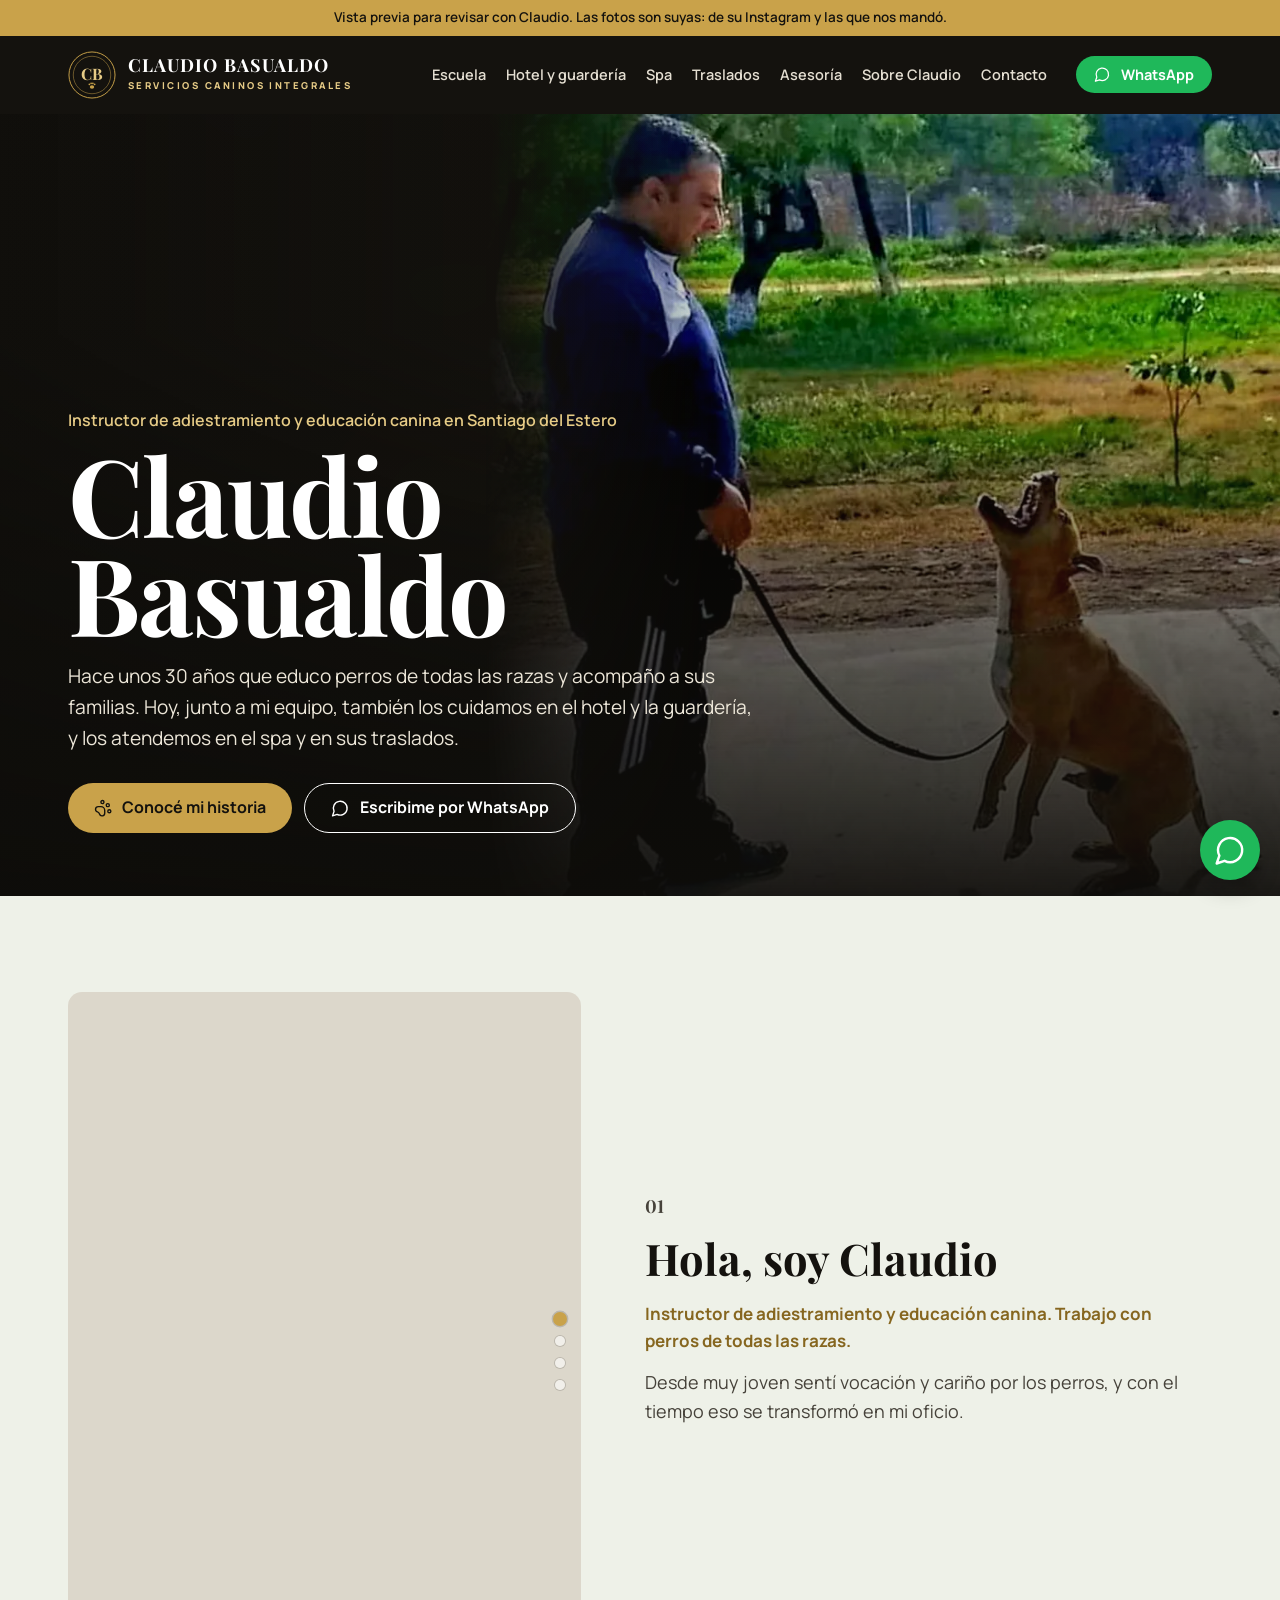
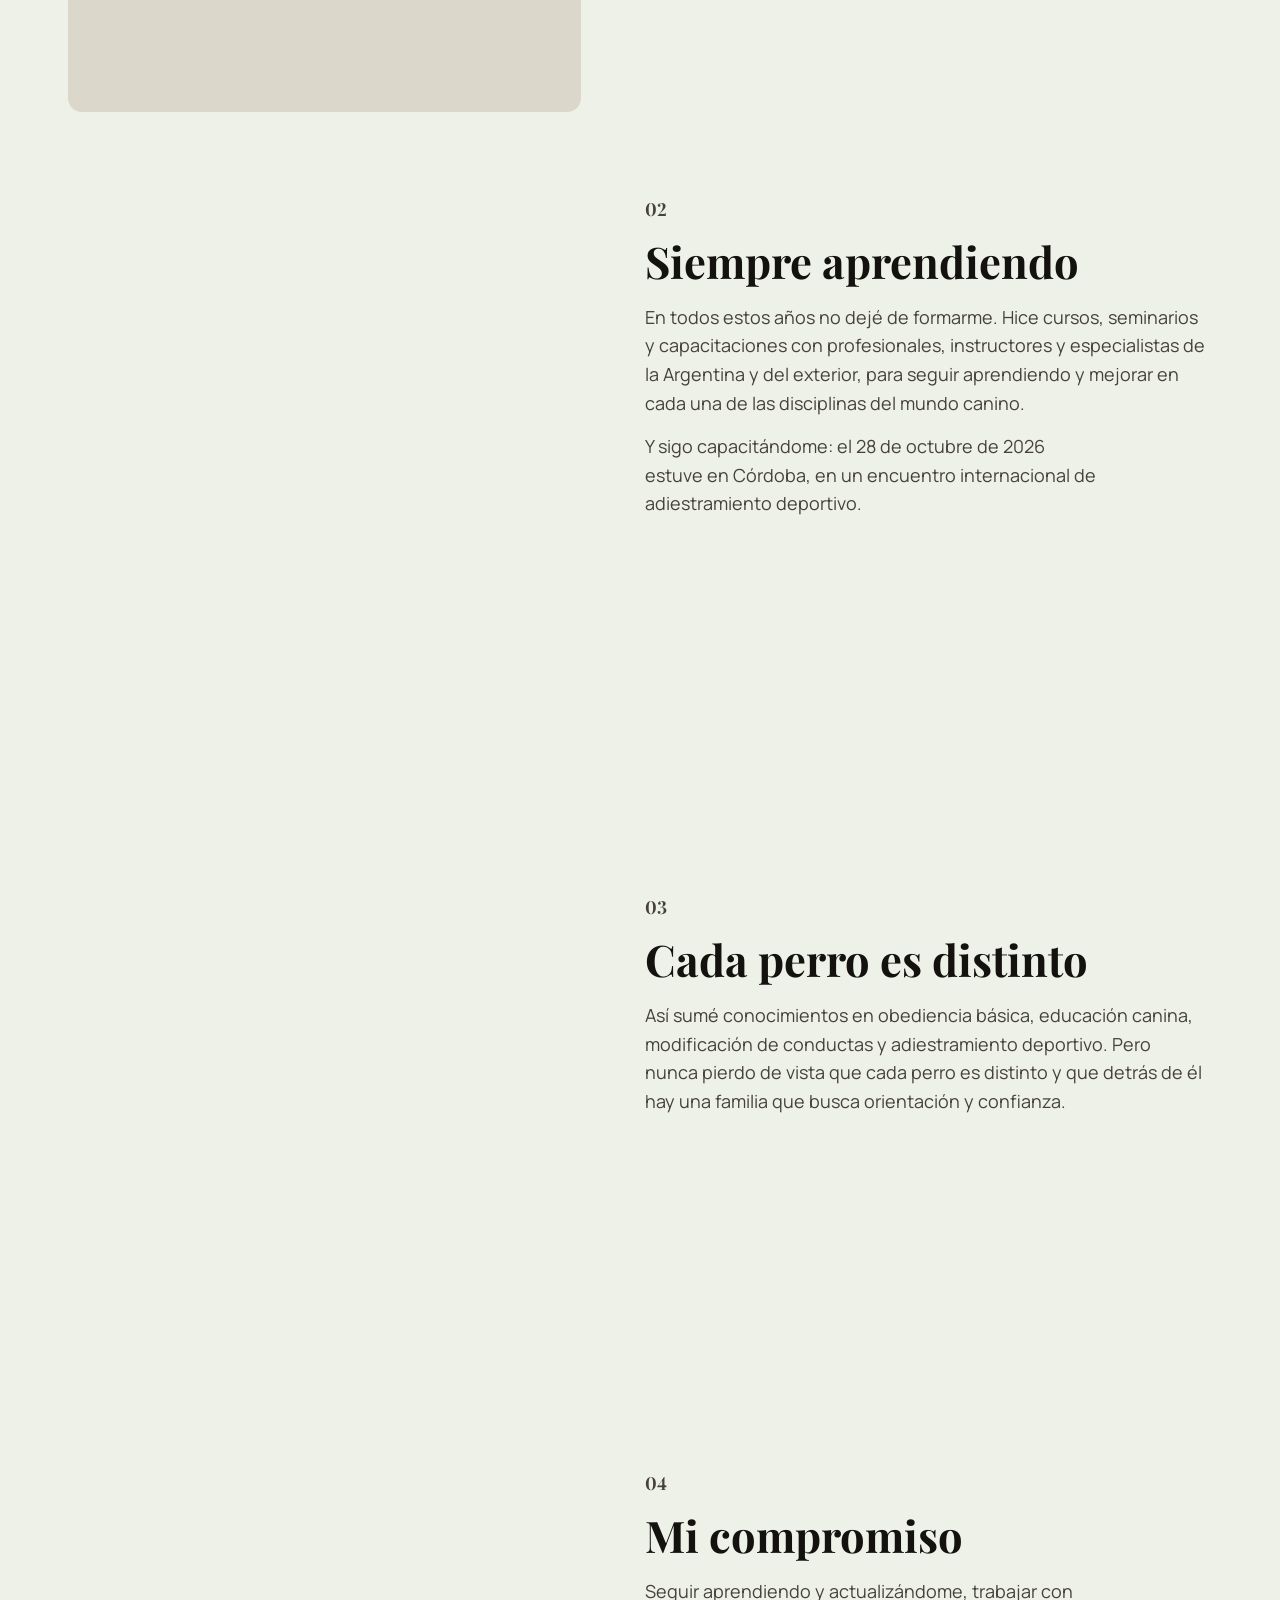
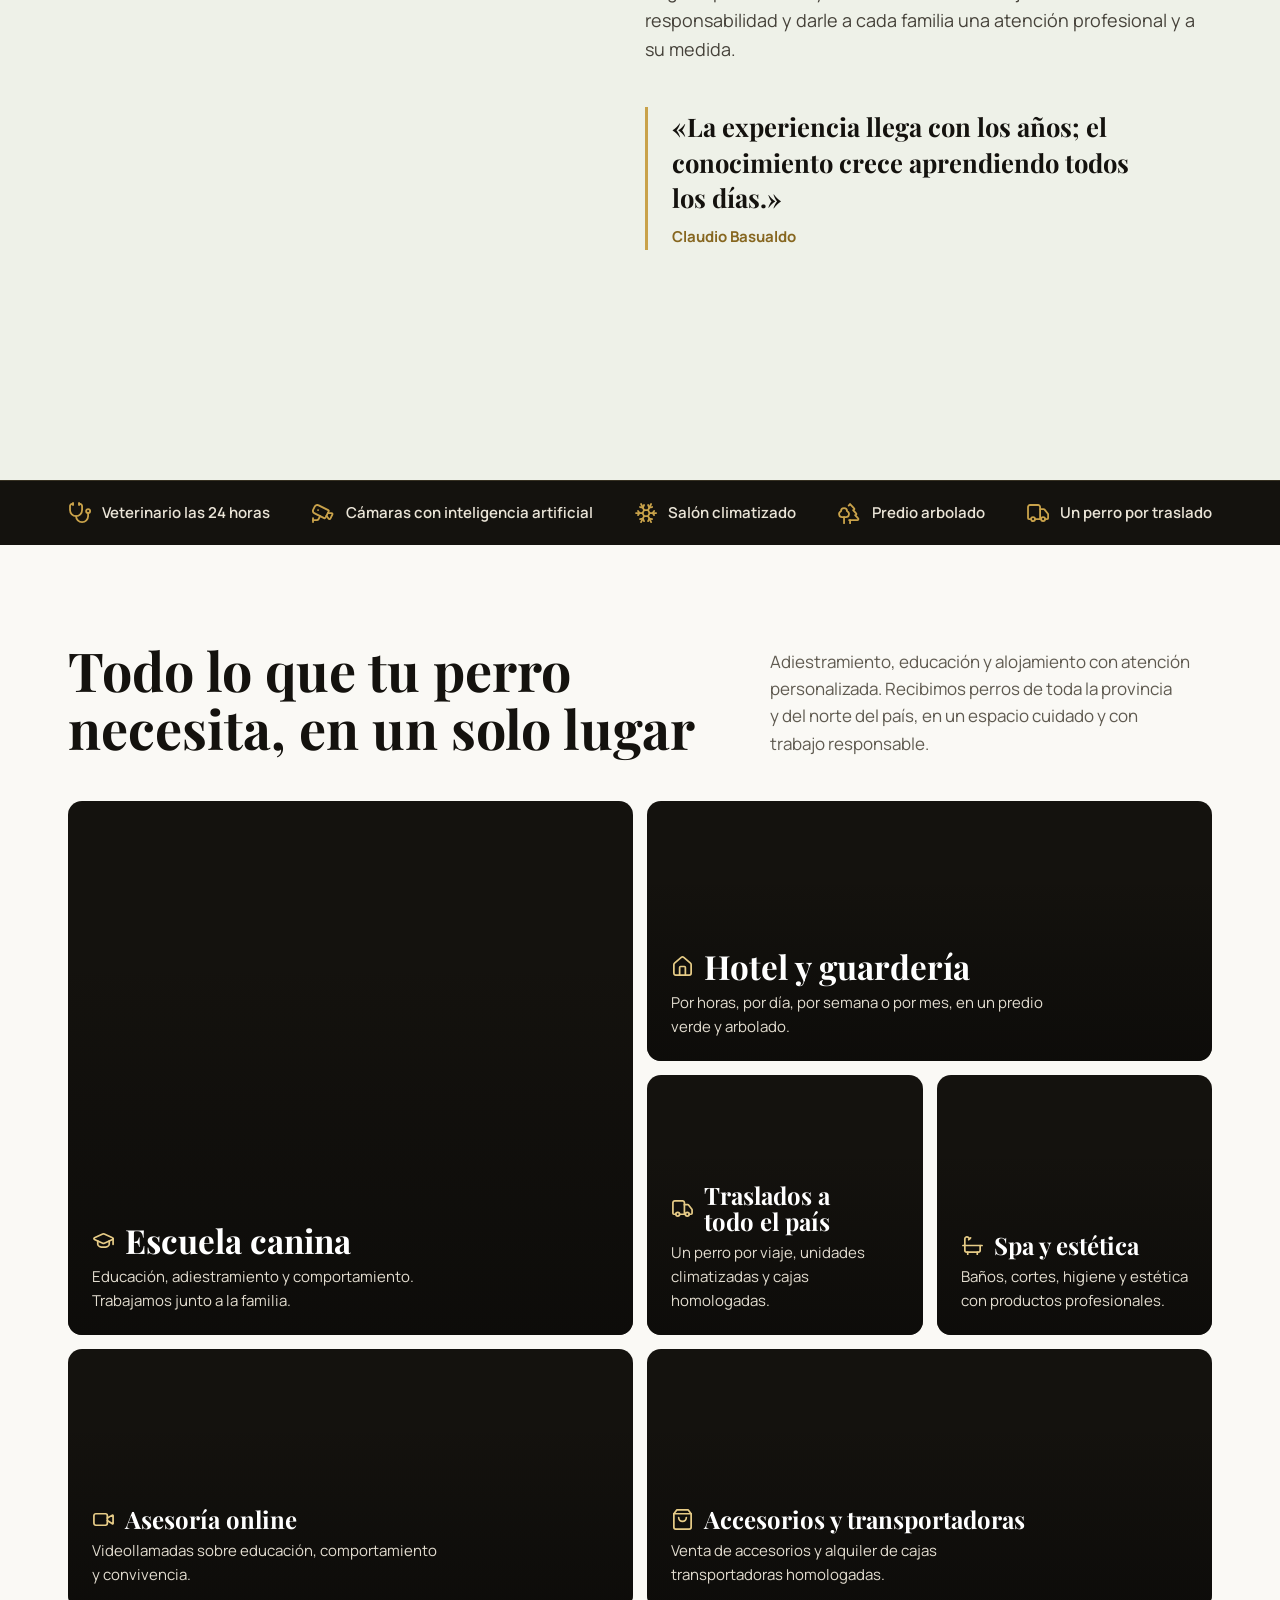
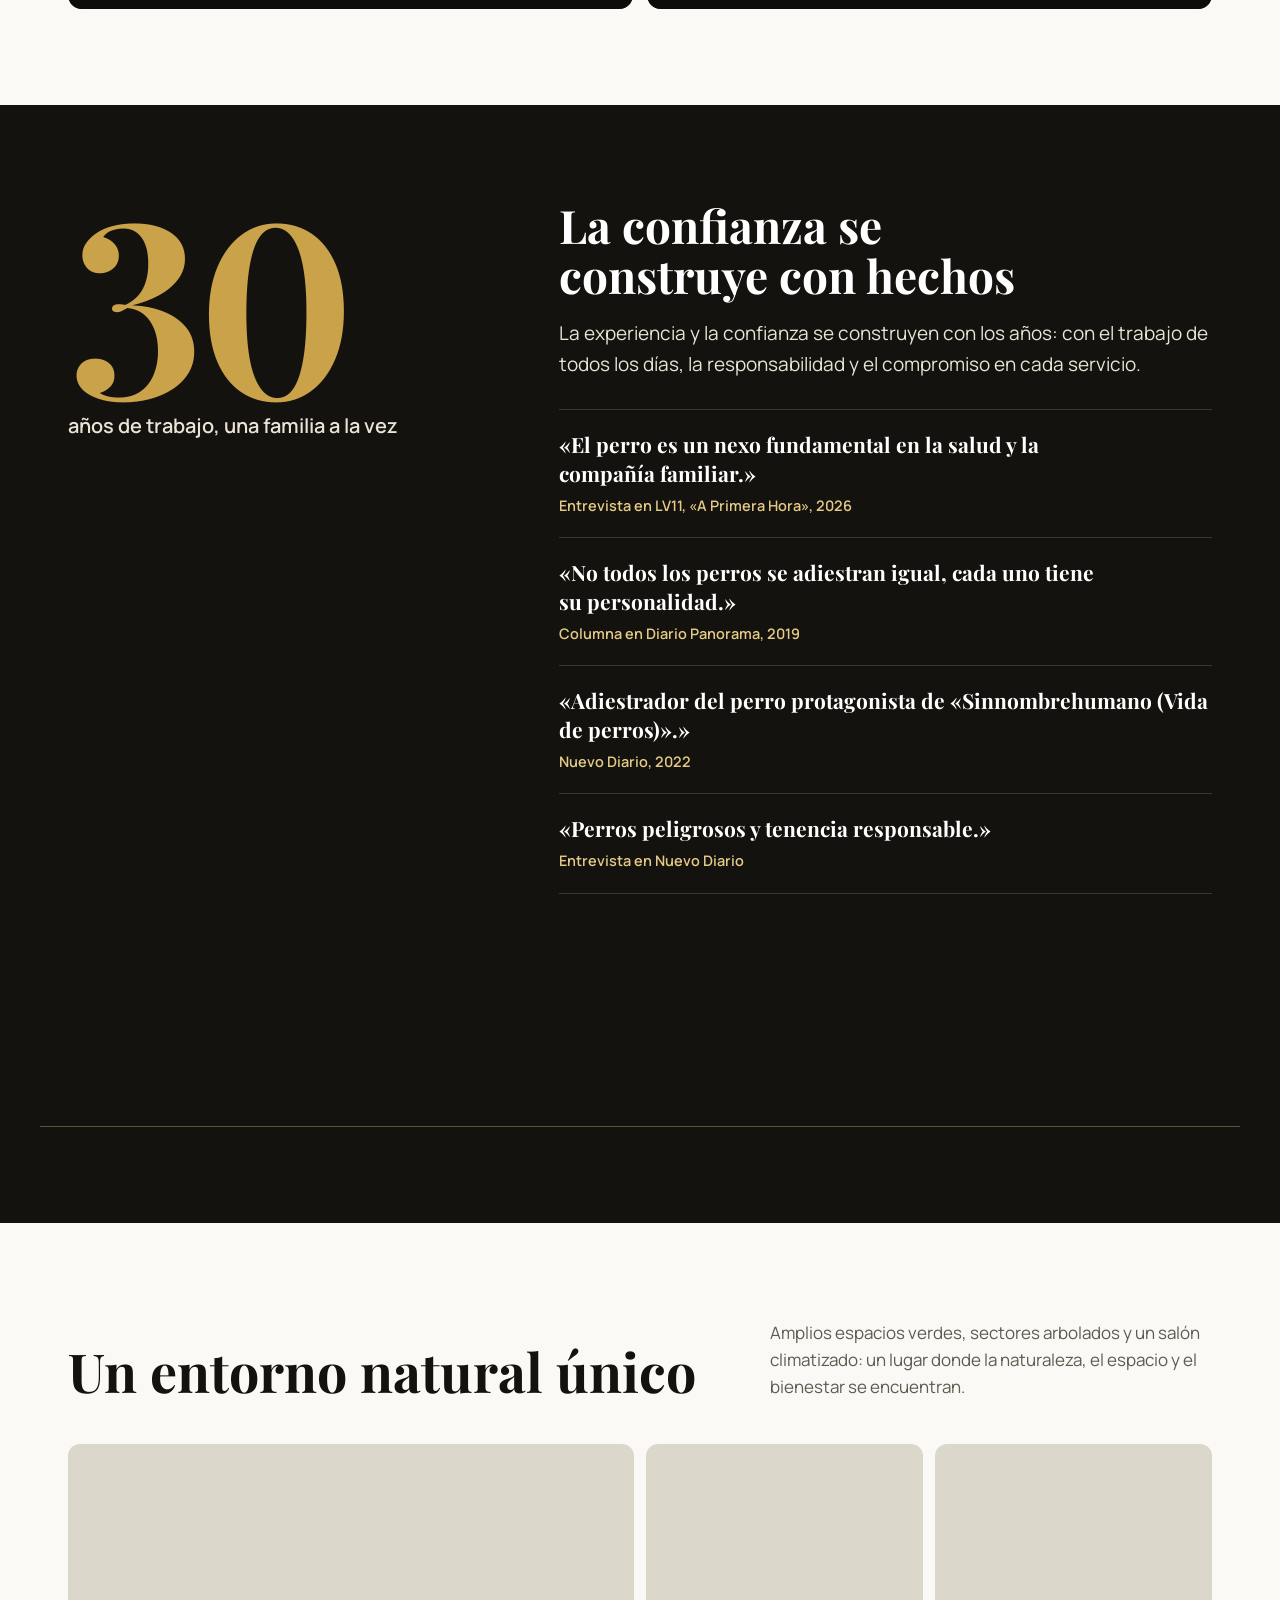
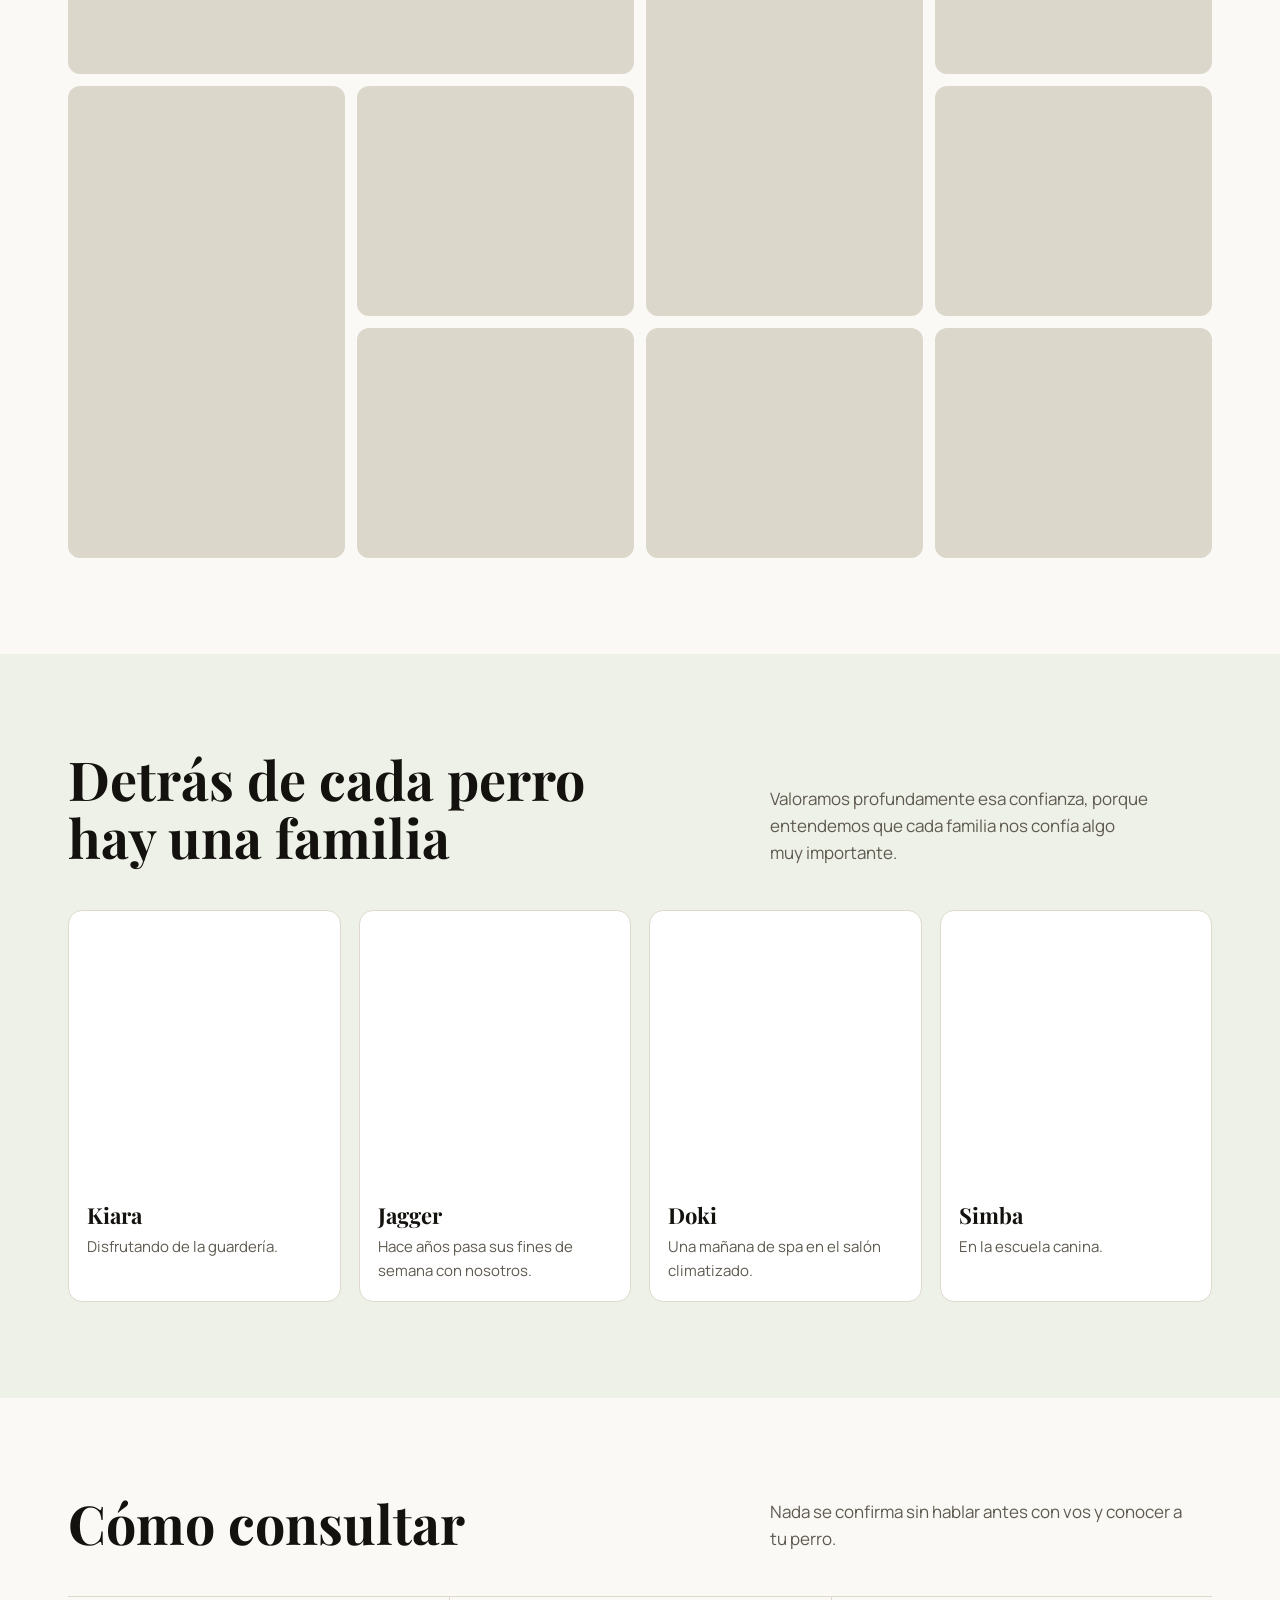
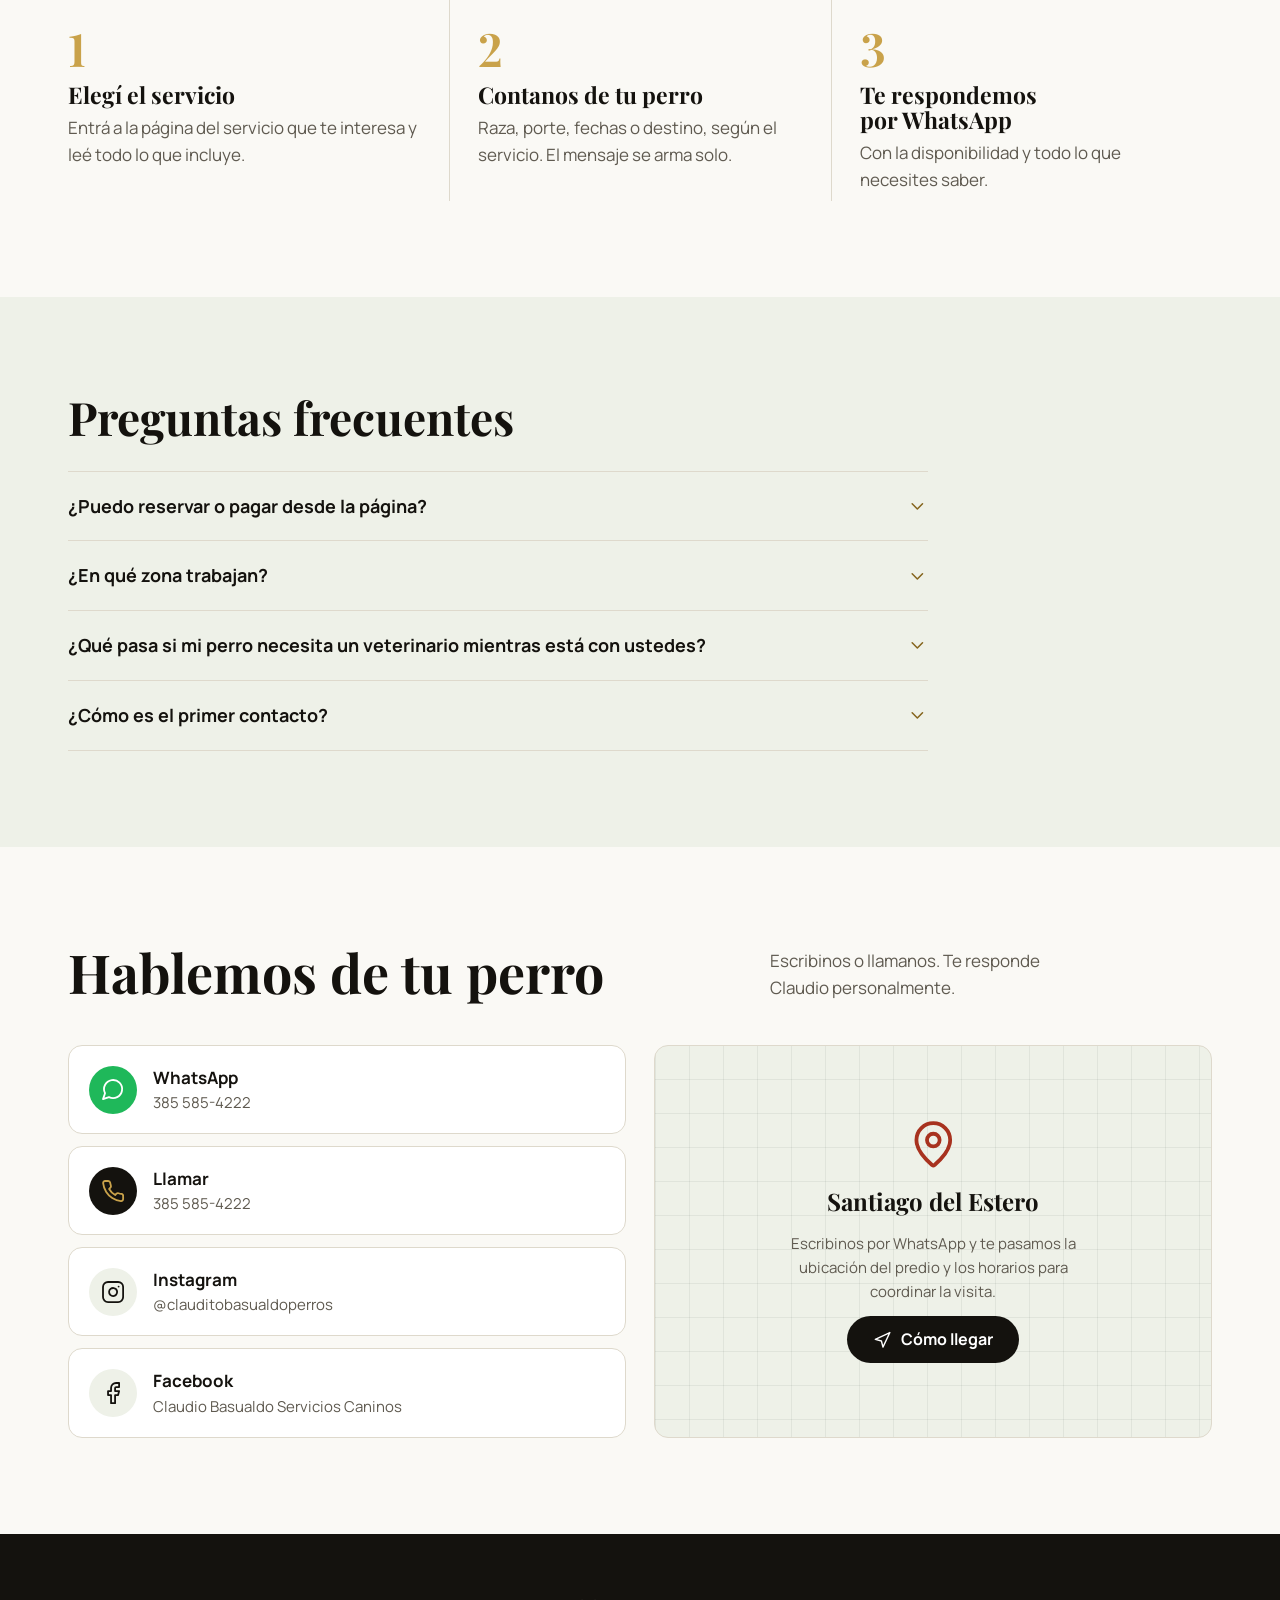
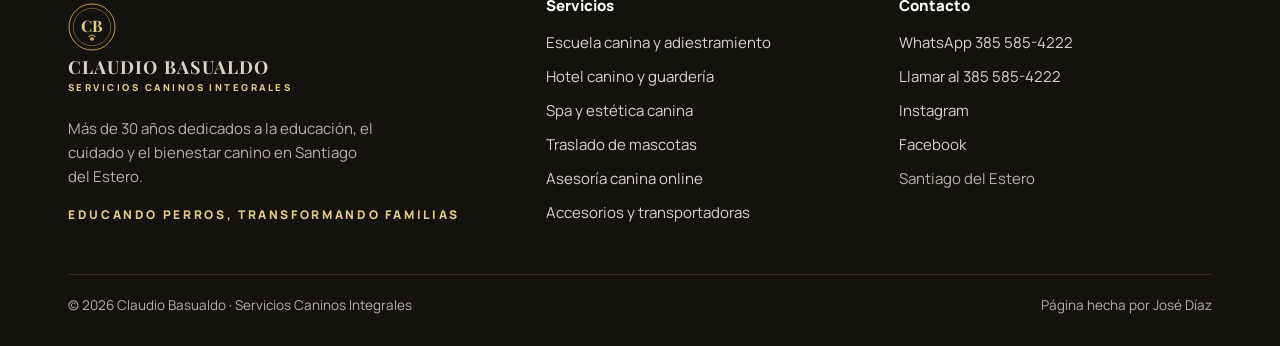
<file: propuesta-1.html>
<!DOCTYPE html>
<html lang="es-AR">
<head>
<meta charset="UTF-8">
<meta name="robots" content="noindex">
<meta http-equiv="refresh" content="0; url=index.html">
<link rel="canonical" href="https://copidiaz17.github.io/claudio-basualdo/">
<title>Claudio Basualdo · Servicios Caninos Integrales</title>
</head>
<body><p><a href="index.html">Ir a la página de Claudio Basualdo</a></p></body>
</html>
</file>
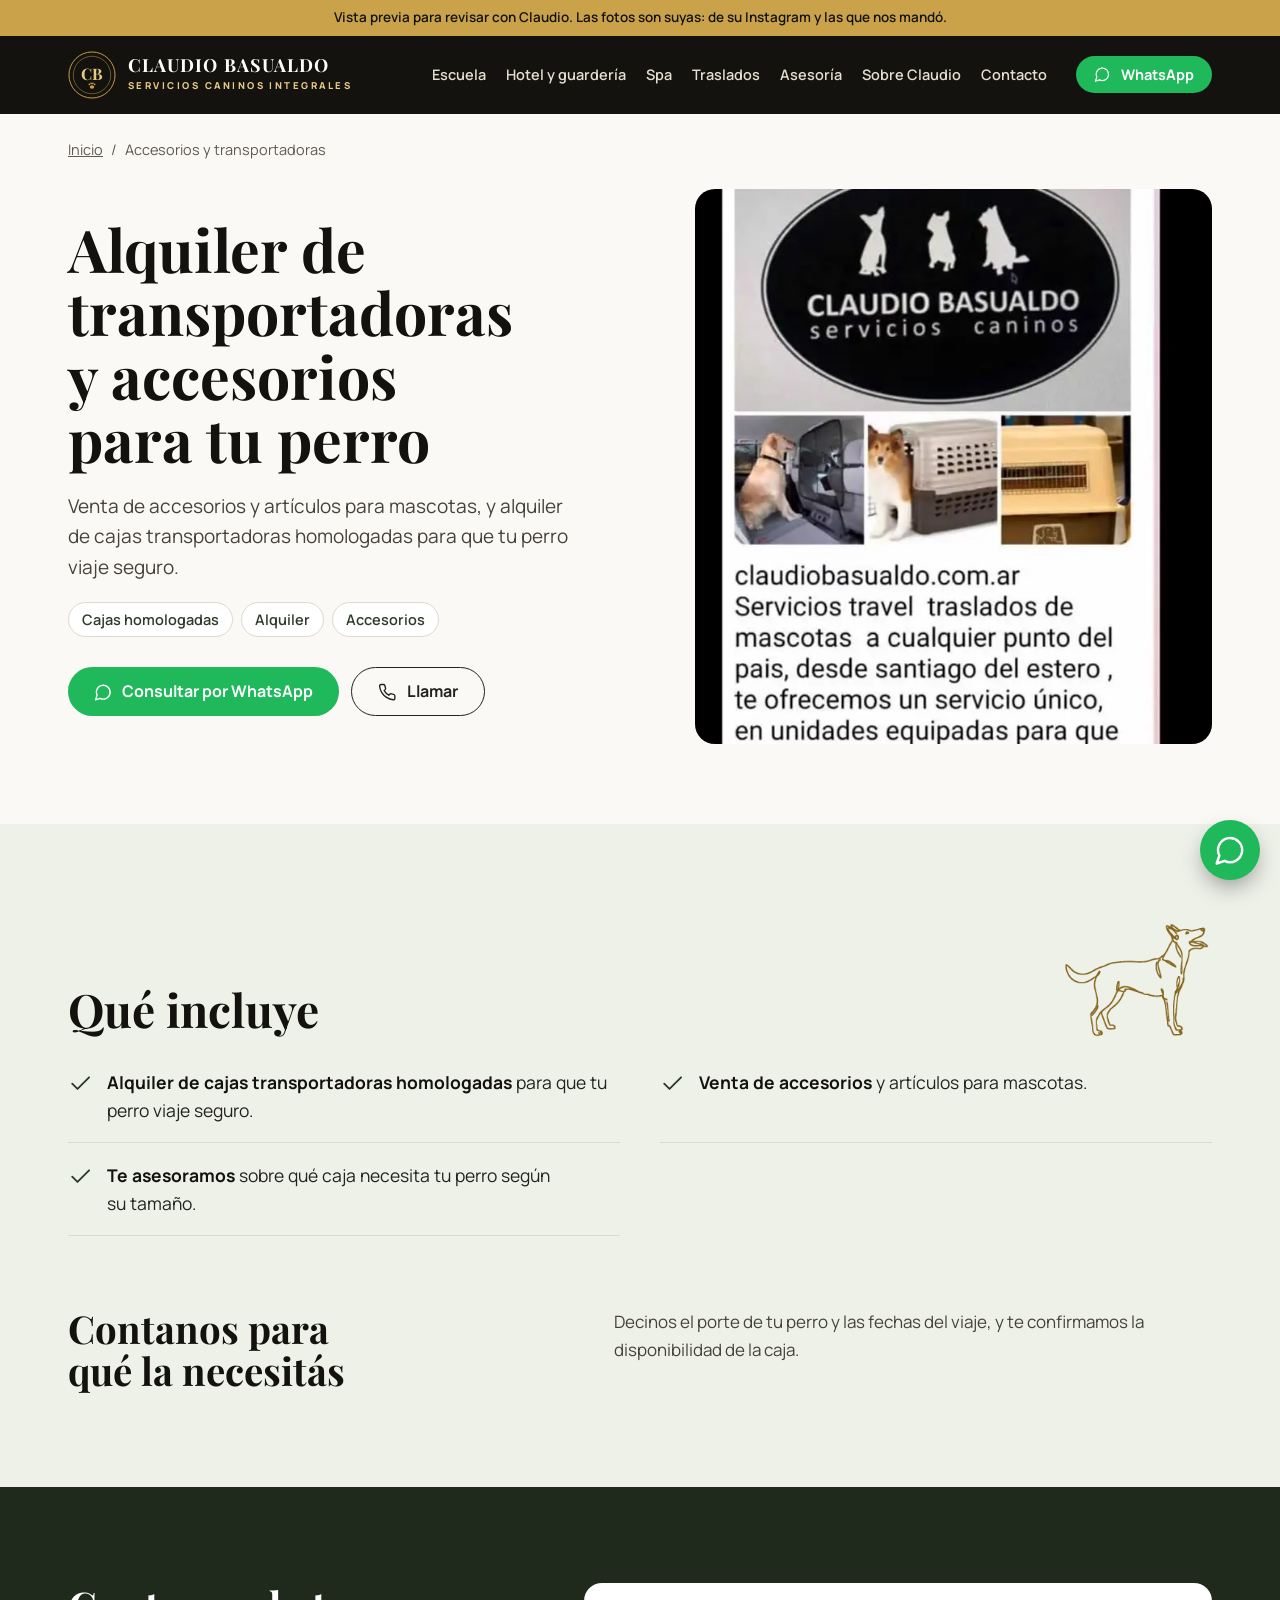
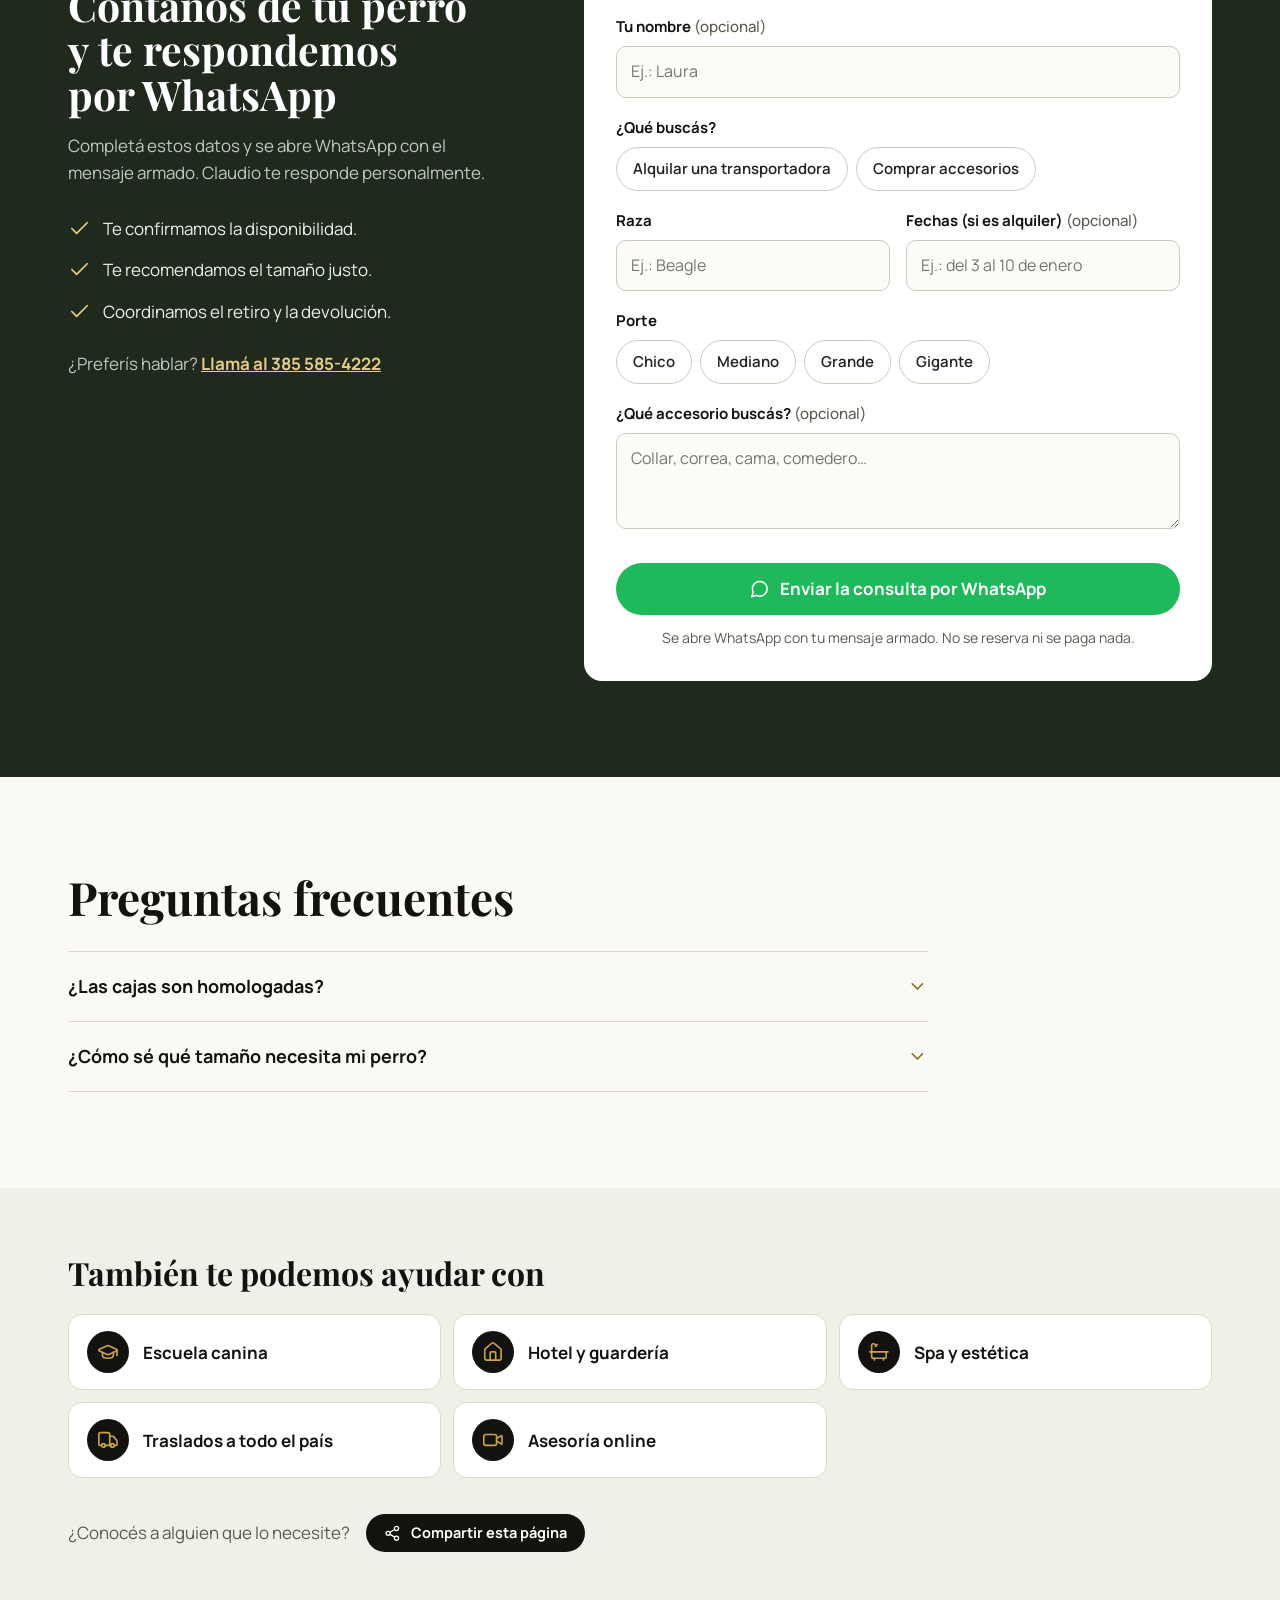
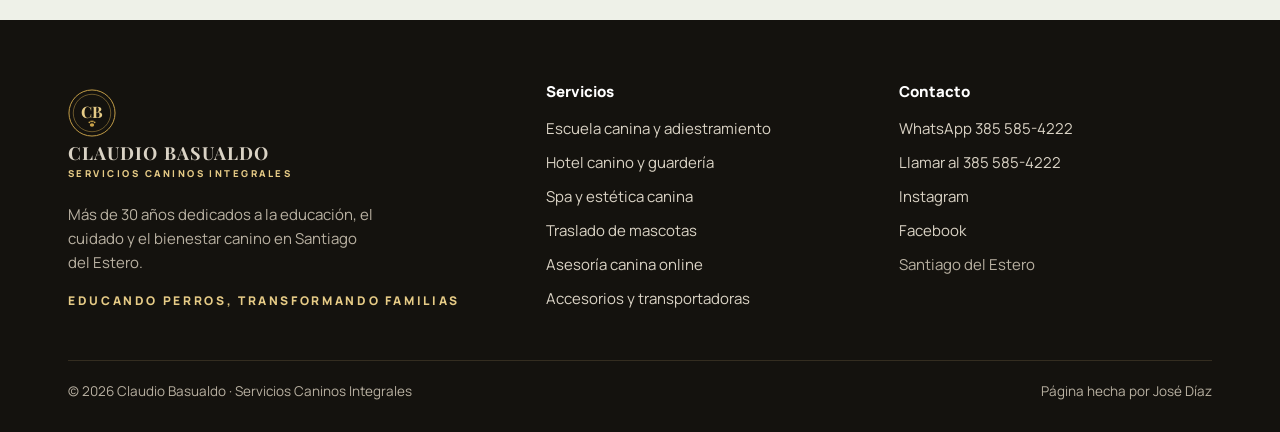
<file: transportadoras-y-accesorios.html>
<!DOCTYPE html>
<html lang="es-AR">
<head>
<meta charset="UTF-8">
<meta name="viewport" content="width=device-width,initial-scale=1,viewport-fit=cover">
<title>Alquiler de transportadoras y accesorios para perros | Claudio Basualdo</title>
<meta name="description" content="Venta de accesorios y artículos para mascotas y alquiler de cajas transportadoras homologadas en Santiago del Estero.">
<!-- vista previa: Google no la muestra (la página real se arma con --produccion) -->
<meta name="robots" content="noindex">
<link rel="canonical" href="https://copidiaz17.github.io/claudio-basualdo/transportadoras-y-accesorios.html">
<meta property="og:type" content="website">
<meta property="og:locale" content="es_AR">
<meta property="og:site_name" content="Claudio Basualdo · Servicios Caninos Integrales">
<meta property="og:title" content="Alquiler de transportadoras y accesorios para perros | Claudio Basualdo">
<meta property="og:description" content="Venta de accesorios y artículos para mascotas y alquiler de cajas transportadoras homologadas en Santiago del Estero.">
<meta property="og:image" content="https://copidiaz17.github.io/claudio-basualdo/img/og/transportadoras.jpg">
<meta property="og:image:width" content="1200">
<meta property="og:image:height" content="630">
<meta name="theme-color" content="#14120E">
<link rel="icon" href="img/favicon.svg" type="image/svg+xml">
<link rel="preload" href="fuentes/playfair-700-latin.woff2" as="font" type="font/woff2" crossorigin>
<link rel="stylesheet" href="css/estilos.css?v=59fef1a7">
<script type="speculationrules">{"prefetch":[{"where":{"href_matches":"/*"},"eagerness":"moderate"}]}</script>
<script type="application/ld+json">{"@type": "LocalBusiness", "@id": "https://copidiaz17.github.io/claudio-basualdo/#negocio", "name": "Claudio Basualdo · Servicios Caninos Integrales", "description": "Adiestramiento y educación canina, hotel y guardería, spa y estética, traslados a todo el país y asesoramiento online. Más de 30 años de experiencia en Santiago del Estero. Recibimos perros de toda la provincia y del norte del país.", "url": "https://copidiaz17.github.io/claudio-basualdo/", "telephone": "+54 9 385 585-4222", "image": "https://copidiaz17.github.io/claudio-basualdo/img/og/predio-arbolado.jpg", "logo": "https://copidiaz17.github.io/claudio-basualdo/img/favicon.svg", "areaServed": [{"@type": "AdministrativeArea", "name": "Provincia de Santiago del Estero, Argentina"}, {"@type": "Place", "name": "Norte de Argentina"}], "founder": {"@type": "Person", "name": "Claudio Basualdo", "jobTitle": "Instructor de adiestramiento y educación canina"}, "address": {"@type": "PostalAddress", "addressLocality": "Santiago del Estero", "addressRegion": "Santiago del Estero", "addressCountry": "AR"}, "sameAs": ["https://www.facebook.com/ClaudioBasualdoCanes/", "https://www.instagram.com/clauditobasualdoperros/"], "slogan": "Educando perros, transformando familias", "@context": "https://schema.org"}</script><script type="application/ld+json">{"@context": "https://schema.org", "@type": "Service", "name": "Accesorios y transportadoras", "description": "Venta de accesorios y artículos para mascotas y alquiler de cajas transportadoras homologadas en Santiago del Estero.", "serviceType": "Accesorios y transportadoras", "provider": {"@id": "https://copidiaz17.github.io/claudio-basualdo/#negocio"}, "areaServed": "Santiago del Estero"}</script><script type="application/ld+json">{"@context": "https://schema.org", "@type": "BreadcrumbList", "itemListElement": [{"@type": "ListItem", "position": 1, "name": "Inicio", "item": "https://copidiaz17.github.io/claudio-basualdo/"}, {"@type": "ListItem", "position": 2, "name": "Accesorios y transportadoras", "item": "https://copidiaz17.github.io/claudio-basualdo/transportadoras-y-accesorios.html"}]}</script><script type="application/ld+json">{"@context": "https://schema.org", "@type": "FAQPage", "mainEntity": [{"@type": "Question", "name": "¿Las cajas son homologadas?", "acceptedAnswer": {"@type": "Answer", "text": "Sí, alquilamos cajas transportadoras homologadas."}}, {"@type": "Question", "name": "¿Cómo sé qué tamaño necesita mi perro?", "acceptedAnswer": {"@type": "Answer", "text": "Contanos la raza y el porte y te recomendamos la caja adecuada."}}]}</script>
</head>
<body class="servicio">
<svg width="0" height="0" style="position:absolute" aria-hidden="true"><defs>
<symbol id="emblema" viewBox="0 0 200 200">
<circle cx="100" cy="100" r="96" fill="#14120E" stroke="#C9A24A" stroke-width="4"/>
<circle cx="100" cy="100" r="78" fill="none" stroke="#C9A24A" stroke-width="2"/>
<text x="100" y="120" text-anchor="middle" font-family="Playfair Display, serif" font-weight="700" font-size="66" fill="#E6CB86">CB</text>
<g fill="#C9A24A"><ellipse cx="100" cy="150" rx="9" ry="7"/><circle cx="89" cy="139" r="3.6"/><circle cx="96.3" cy="134.6" r="3.6"/><circle cx="103.7" cy="134.6" r="3.6"/><circle cx="111" cy="139" r="3.6"/></g>
</symbol></defs></svg>
<svg width="0" height="0" style="position:absolute" aria-hidden="true"><defs><symbol id="i-bath" viewBox="0 0 24 24"><path d="M10 4 8 6" />
  <path d="M17 19v2" />
  <path d="M2 12h20" />
  <path d="M7 19v2" />
  <path d="M9 5 7.621 3.621A2.121 2.121 0 0 0 4 5v12a2 2 0 0 0 2 2h12a2 2 0 0 0 2-2v-5" /></symbol><symbol id="i-check" viewBox="0 0 24 24"><path d="M20 6 9 17l-5-5" /></symbol><symbol id="i-chevron-down" viewBox="0 0 24 24"><path d="m6 9 6 6 6-6" /></symbol><symbol id="i-graduation-cap" viewBox="0 0 24 24"><path d="M21.42 10.922a1 1 0 0 0-.019-1.838L12.83 5.18a2 2 0 0 0-1.66 0L2.6 9.08a1 1 0 0 0 0 1.832l8.57 3.908a2 2 0 0 0 1.66 0z" />
  <path d="M22 10v6" />
  <path d="M6 12.5V16a6 3 0 0 0 12 0v-3.5" /></symbol><symbol id="i-house" viewBox="0 0 24 24"><path d="M15 21v-8a1 1 0 0 0-1-1h-4a1 1 0 0 0-1 1v8" />
  <path d="M3 10a2 2 0 0 1 .709-1.528l7-5.999a2 2 0 0 1 2.582 0l7 5.999A2 2 0 0 1 21 10v9a2 2 0 0 1-2 2H5a2 2 0 0 1-2-2z" /></symbol><symbol id="i-menu" viewBox="0 0 24 24"><line x1="4" x2="20" y1="12" y2="12" />
  <line x1="4" x2="20" y1="6" y2="6" />
  <line x1="4" x2="20" y1="18" y2="18" /></symbol><symbol id="i-message-circle" viewBox="0 0 24 24"><path d="M7.9 20A9 9 0 1 0 4 16.1L2 22Z" /></symbol><symbol id="i-phone" viewBox="0 0 24 24"><path d="M22 16.92v3a2 2 0 0 1-2.18 2 19.79 19.79 0 0 1-8.63-3.07 19.5 19.5 0 0 1-6-6 19.79 19.79 0 0 1-3.07-8.67A2 2 0 0 1 4.11 2h3a2 2 0 0 1 2 1.72 12.84 12.84 0 0 0 .7 2.81 2 2 0 0 1-.45 2.11L8.09 9.91a16 16 0 0 0 6 6l1.27-1.27a2 2 0 0 1 2.11-.45 12.84 12.84 0 0 0 2.81.7A2 2 0 0 1 22 16.92z" /></symbol><symbol id="i-share-2" viewBox="0 0 24 24"><circle cx="18" cy="5" r="3" />
  <circle cx="6" cy="12" r="3" />
  <circle cx="18" cy="19" r="3" />
  <line x1="8.59" x2="15.42" y1="13.51" y2="17.49" />
  <line x1="15.41" x2="8.59" y1="6.51" y2="10.49" /></symbol><symbol id="i-truck" viewBox="0 0 24 24"><path d="M14 18V6a2 2 0 0 0-2-2H4a2 2 0 0 0-2 2v11a1 1 0 0 0 1 1h2" />
  <path d="M15 18H9" />
  <path d="M19 18h2a1 1 0 0 0 1-1v-3.65a1 1 0 0 0-.22-.624l-3.48-4.35A1 1 0 0 0 17.52 8H14" />
  <circle cx="17" cy="18" r="2" />
  <circle cx="7" cy="18" r="2" /></symbol><symbol id="i-video" viewBox="0 0 24 24"><path d="m16 13 5.223 3.482a.5.5 0 0 0 .777-.416V7.87a.5.5 0 0 0-.752-.432L16 10.5" />
  <rect x="2" y="6" width="14" height="12" rx="2" /></symbol><symbol id="i-x" viewBox="0 0 24 24"><path d="M18 6 6 18" />
  <path d="m6 6 12 12" /></symbol></defs></svg>
<div class="aviso-maqueta">Vista previa para revisar con Claudio. Las fotos son suyas: de su Instagram y las que nos mandó.</div>
<header class="barra"><div class="contenedor">
  <a class="marca" href="index.html" aria-label="Claudio Basualdo, inicio"><svg class="emb" aria-hidden="true"><use href="#emblema"/></svg><span><b>Claudio Basualdo</b><small>Servicios caninos integrales</small></span></a>
  <nav class="menu" id="menu" aria-label="Menú principal"><a href="adiestramiento-canino.html">Escuela</a><a href="guarderia-y-hotel-canino.html">Hotel y guardería</a><a href="peluqueria-canina.html">Spa</a><a href="traslado-de-mascotas.html">Traslados</a><a href="asesoria-canina-online.html">Asesoría</a><a href="index.html#claudio">Sobre Claudio</a><a href="index.html#contacto">Contacto</a></nav>
  <a class="btn btn-wa btn-chico" href="https://wa.me/5493855854222?text=Hola%2C%20Claudio.%20Te%20escribo%20desde%20tu%20p%C3%A1gina." target="_blank" rel="noopener"><svg class="ic" aria-hidden="true"><use href="#i-message-circle"/></svg>WhatsApp</a>
  <button class="hamburguesa" type="button" aria-label="Abrir el menú" aria-expanded="false" aria-controls="menu"><svg class="ic" aria-hidden="true"><use href="#i-menu"/></svg></button>
</div></header>
<main>

<div class="contenedor">
  <nav class="migas" aria-label="Estás en"><a href="index.html">Inicio</a><span aria-hidden="true">/</span><span>Accesorios y transportadoras</span></nav>
  <section class="cabeza-serv">
    <div>
      <h1>Alquiler de transportadoras y accesorios para tu perro</h1>
      <p class="intro">Venta de accesorios y artículos para mascotas, y alquiler de cajas transportadoras homologadas para que tu perro viaje seguro.</p>
      <ul class="etiquetas" aria-label="En resumen"><li>Cajas homologadas</li><li>Alquiler</li><li>Accesorios</li></ul>
      <div class="acciones">
        <a class="btn btn-wa" href="#consultar"><svg class="ic" aria-hidden="true"><use href="#i-message-circle"/></svg>Consultar por WhatsApp</a>
        <a class="btn btn-linea" href="tel:+5493855854222"><svg class="ic" aria-hidden="true"><use href="#i-phone"/></svg>Llamar</a>
      </div>
    </div>
    <div class="foto-serv"><img src="img/transportadoras-960.webp" srcset="img/transportadoras-480.webp 480w, img/transportadoras-960.webp 960w" sizes="(max-width: 980px) 100vw, 560px" alt="Accesorios y transportadoras · Claudio Basualdo" loading="eager" decoding="async" fetchpriority="high" style="object-position:center 52%;view-transition-name:foto-transportadoras-y-accesorios"></div>
  </section>
</div>

<section class="seccion suave"><div class="contenedor">
  <div class="qi-cabeza"><h2>Qué incluye</h2><img class="perro-servicio" src="img/lineas/malinois-oscuro.webp" width="410" height="326" alt="" loading="lazy" decoding="async"></div>
  <ul class="incluye"><li><svg class="ic" aria-hidden="true"><use href="#i-check"/></svg><span><b>Alquiler de cajas transportadoras homologadas</b> para que tu perro viaje seguro.</span></li><li><svg class="ic" aria-hidden="true"><use href="#i-check"/></svg><span><b>Venta de accesorios</b> y artículos para mascotas.</span></li><li><svg class="ic" aria-hidden="true"><use href="#i-check"/></svg><span><b>Te asesoramos</b> sobre qué caja necesita tu perro según su tamaño.</span></li></ul>
  <div class="como">
    <h2>Contanos para qué la necesitás</h2>
    <div><p>Decinos el porte de tu perro y las fechas del viaje, y te confirmamos la disponibilidad de la caja.</p></div>
  </div>
  
</div></section>


<section class="seccion monte" id="consultar"><div class="contenedor consulta">
  <div class="lado">
    <h2>Contanos de tu perro y te respondemos por WhatsApp</h2>
    <p>Completá estos datos y se abre WhatsApp con el mensaje armado. Claudio te responde personalmente.</p>
    <ul><li><svg class="ic" aria-hidden="true"><use href="#i-check"/></svg><span>Te confirmamos la disponibilidad.</span></li><li><svg class="ic" aria-hidden="true"><use href="#i-check"/></svg><span>Te recomendamos el tamaño justo.</span></li><li><svg class="ic" aria-hidden="true"><use href="#i-check"/></svg><span>Coordinamos el retiro y la devolución.</span></li></ul>
    <p style="margin-top:18px">¿Preferís hablar? <a href="tel:+5493855854222">Llamá al 385 585-4222</a></p>
  </div>
  <form class="formulario" data-servicio="accesorios y transportadoras" novalidate>
  <div class="campo"><label for="transportadoras-y-accesorios-0">Tu nombre <span class="opcional">(opcional)</span></label><input id="transportadoras-y-accesorios-0" type="text" placeholder="Ej.: Laura" data-etiqueta="Tu nombre"></div><fieldset class="campo" style="border:0"><legend class="rotulo">¿Qué buscás?</legend><div class="opciones" data-etiqueta="¿Qué buscás?" data-obligatorio="si"><label><input type="checkbox" name="transportadoras-y-accesorios-1" value="Alquilar una transportadora"><span>Alquilar una transportadora</span></label><label><input type="checkbox" name="transportadoras-y-accesorios-1" value="Comprar accesorios"><span>Comprar accesorios</span></label></div></fieldset><div class="fila"><div class="campo"><label for="transportadoras-y-accesorios-20">Raza</label><input id="transportadoras-y-accesorios-20" type="text" placeholder="Ej.: Beagle" data-etiqueta="Raza" data-obligatorio="si" aria-required="true"></div><div class="campo"><label for="transportadoras-y-accesorios-21">Fechas (si es alquiler) <span class="opcional">(opcional)</span></label><input id="transportadoras-y-accesorios-21" type="text" placeholder="Ej.: del 3 al 10 de enero" data-etiqueta="Fechas (si es alquiler)"></div></div><fieldset class="campo" style="border:0"><legend class="rotulo">Porte</legend><div class="opciones" data-etiqueta="Porte" data-obligatorio="si"><label><input type="radio" name="transportadoras-y-accesorios-3" value="Chico"><span>Chico</span></label><label><input type="radio" name="transportadoras-y-accesorios-3" value="Mediano"><span>Mediano</span></label><label><input type="radio" name="transportadoras-y-accesorios-3" value="Grande"><span>Grande</span></label><label><input type="radio" name="transportadoras-y-accesorios-3" value="Gigante"><span>Gigante</span></label></div></fieldset><div class="campo"><label for="transportadoras-y-accesorios-4">¿Qué accesorio buscás? <span class="opcional">(opcional)</span></label><textarea id="transportadoras-y-accesorios-4" placeholder="Collar, correa, cama, comedero…" data-etiqueta="¿Qué accesorio buscás?"></textarea></div>
  <button class="btn btn-wa" type="submit"><svg class="ic" aria-hidden="true"><use href="#i-message-circle"/></svg>Enviar la consulta por WhatsApp</button>
  <p class="falta" role="alert" hidden></p>
  <p class="nota">Se abre WhatsApp con tu mensaje armado. No se reserva ni se paga nada.</p>
</form>
</div></section>

<section class="seccion"><div class="contenedor">
  <h2 style="font-size:clamp(32px,3.6vw,46px);margin-bottom:28px">Preguntas frecuentes</h2>
  <div class="faq"><details><summary>¿Las cajas son homologadas?<svg class="ic" aria-hidden="true"><use href="#i-chevron-down"/></svg></summary><p>Sí, alquilamos cajas transportadoras homologadas.</p></details><details><summary>¿Cómo sé qué tamaño necesita mi perro?<svg class="ic" aria-hidden="true"><use href="#i-chevron-down"/></svg></summary><p>Contanos la raza y el porte y te recomendamos la caja adecuada.</p></details></div>
</div></section>

<section class="seccion suave" style="padding:68px 0"><div class="contenedor">
  <h2 style="font-size:32px;margin-bottom:24px">También te podemos ayudar con</h2>
  <div class="otros"><a class="otro" href="adiestramiento-canino.html"><span class="c"><svg class="ic" aria-hidden="true"><use href="#i-graduation-cap"/></svg></span>Escuela canina</a><a class="otro" href="guarderia-y-hotel-canino.html"><span class="c"><svg class="ic" aria-hidden="true"><use href="#i-house"/></svg></span>Hotel y guardería</a><a class="otro" href="peluqueria-canina.html"><span class="c"><svg class="ic" aria-hidden="true"><use href="#i-bath"/></svg></span>Spa y estética</a><a class="otro" href="traslado-de-mascotas.html"><span class="c"><svg class="ic" aria-hidden="true"><use href="#i-truck"/></svg></span>Traslados a todo el país</a><a class="otro" href="asesoria-canina-online.html"><span class="c"><svg class="ic" aria-hidden="true"><use href="#i-video"/></svg></span>Asesoría online</a></div>
  <div class="compartir"><span>¿Conocés a alguien que lo necesite?</span>
    <button class="btn btn-oscuro btn-chico" type="button" data-compartir><svg class="ic" aria-hidden="true"><use href="#i-share-2"/></svg>Compartir esta página</button></div>
</div></section>

<div class="barra-movil">
  <a class="btn btn-wa" href="#consultar"><svg class="ic" aria-hidden="true"><use href="#i-message-circle"/></svg>Consultar por WhatsApp</a>
  <a class="btn btn-linea" href="tel:+5493855854222" aria-label="Llamar al 385 585-4222"><svg class="ic" aria-hidden="true"><use href="#i-phone"/></svg></a>
</div>
</main>
<footer class="pie"><div class="contenedor">
  <div class="cols">
    <div><a class="marca" href="index.html"><svg class="emb" aria-hidden="true"><use href="#emblema"/></svg><span><b>Claudio Basualdo</b><small>Servicios caninos integrales</small></span></a>
      <p style="margin-top:16px;max-width:360px">Más de 30 años dedicados a la educación, el cuidado y el bienestar canino en Santiago del Estero.</p>
      <p class="lema">Educando perros, transformando familias</p></div>
    <nav aria-label="Servicios"><h2>Servicios</h2><a href="adiestramiento-canino.html">Escuela canina y adiestramiento</a><a href="guarderia-y-hotel-canino.html">Hotel canino y guardería</a><a href="peluqueria-canina.html">Spa y estética canina</a><a href="traslado-de-mascotas.html">Traslado de mascotas</a><a href="asesoria-canina-online.html">Asesoría canina online</a><a href="transportadoras-y-accesorios.html">Accesorios y transportadoras</a></nav>
    <div><h2>Contacto</h2>
      <a href="https://wa.me/5493855854222?text=Hola%2C%20Claudio.%20Te%20escribo%20desde%20tu%20p%C3%A1gina." target="_blank" rel="noopener">WhatsApp 385 585-4222</a>
      <a href="tel:+5493855854222">Llamar al 385 585-4222</a>
      <a href="https://www.instagram.com/clauditobasualdoperros/" target="_blank" rel="noopener">Instagram</a>
      <a href="https://www.facebook.com/ClaudioBasualdoCanes/" target="_blank" rel="noopener">Facebook</a>
      <p style="padding:5px 0">Santiago del Estero</p></div>
  </div>
  <div class="abajo"><span>© <span class="anio">2026</span> Claudio Basualdo · Servicios Caninos Integrales</span><span>Página hecha por José Díaz</span></div>
</div></footer>
<a class="wa-flotante" href="https://wa.me/5493855854222?text=Hola%2C%20Claudio.%20Te%20escribo%20desde%20tu%20p%C3%A1gina." target="_blank" rel="noopener" aria-label="Escribir por WhatsApp"><svg class="ic" aria-hidden="true"><use href="#i-message-circle"/></svg></a>
<script src="js/sitio.js?v=59fef1a7" defer></script>
</body>
</html>
</file>
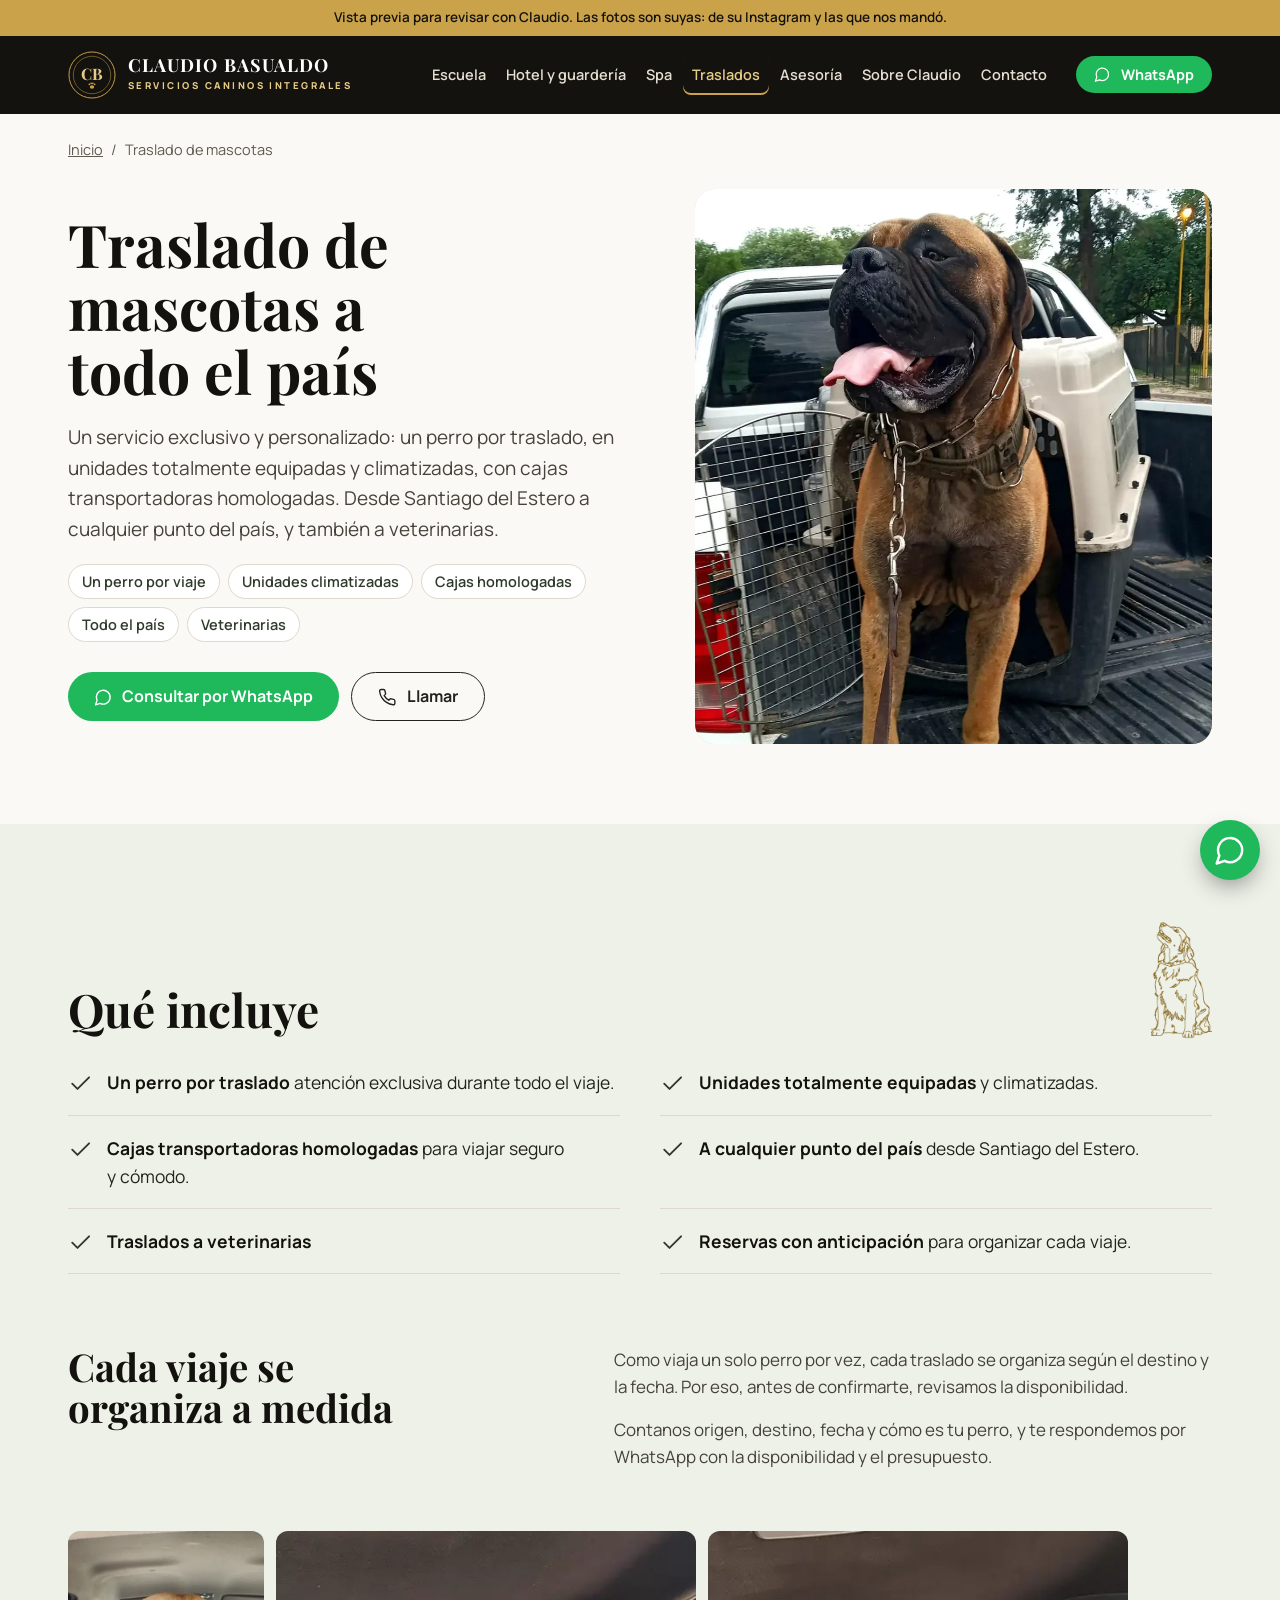
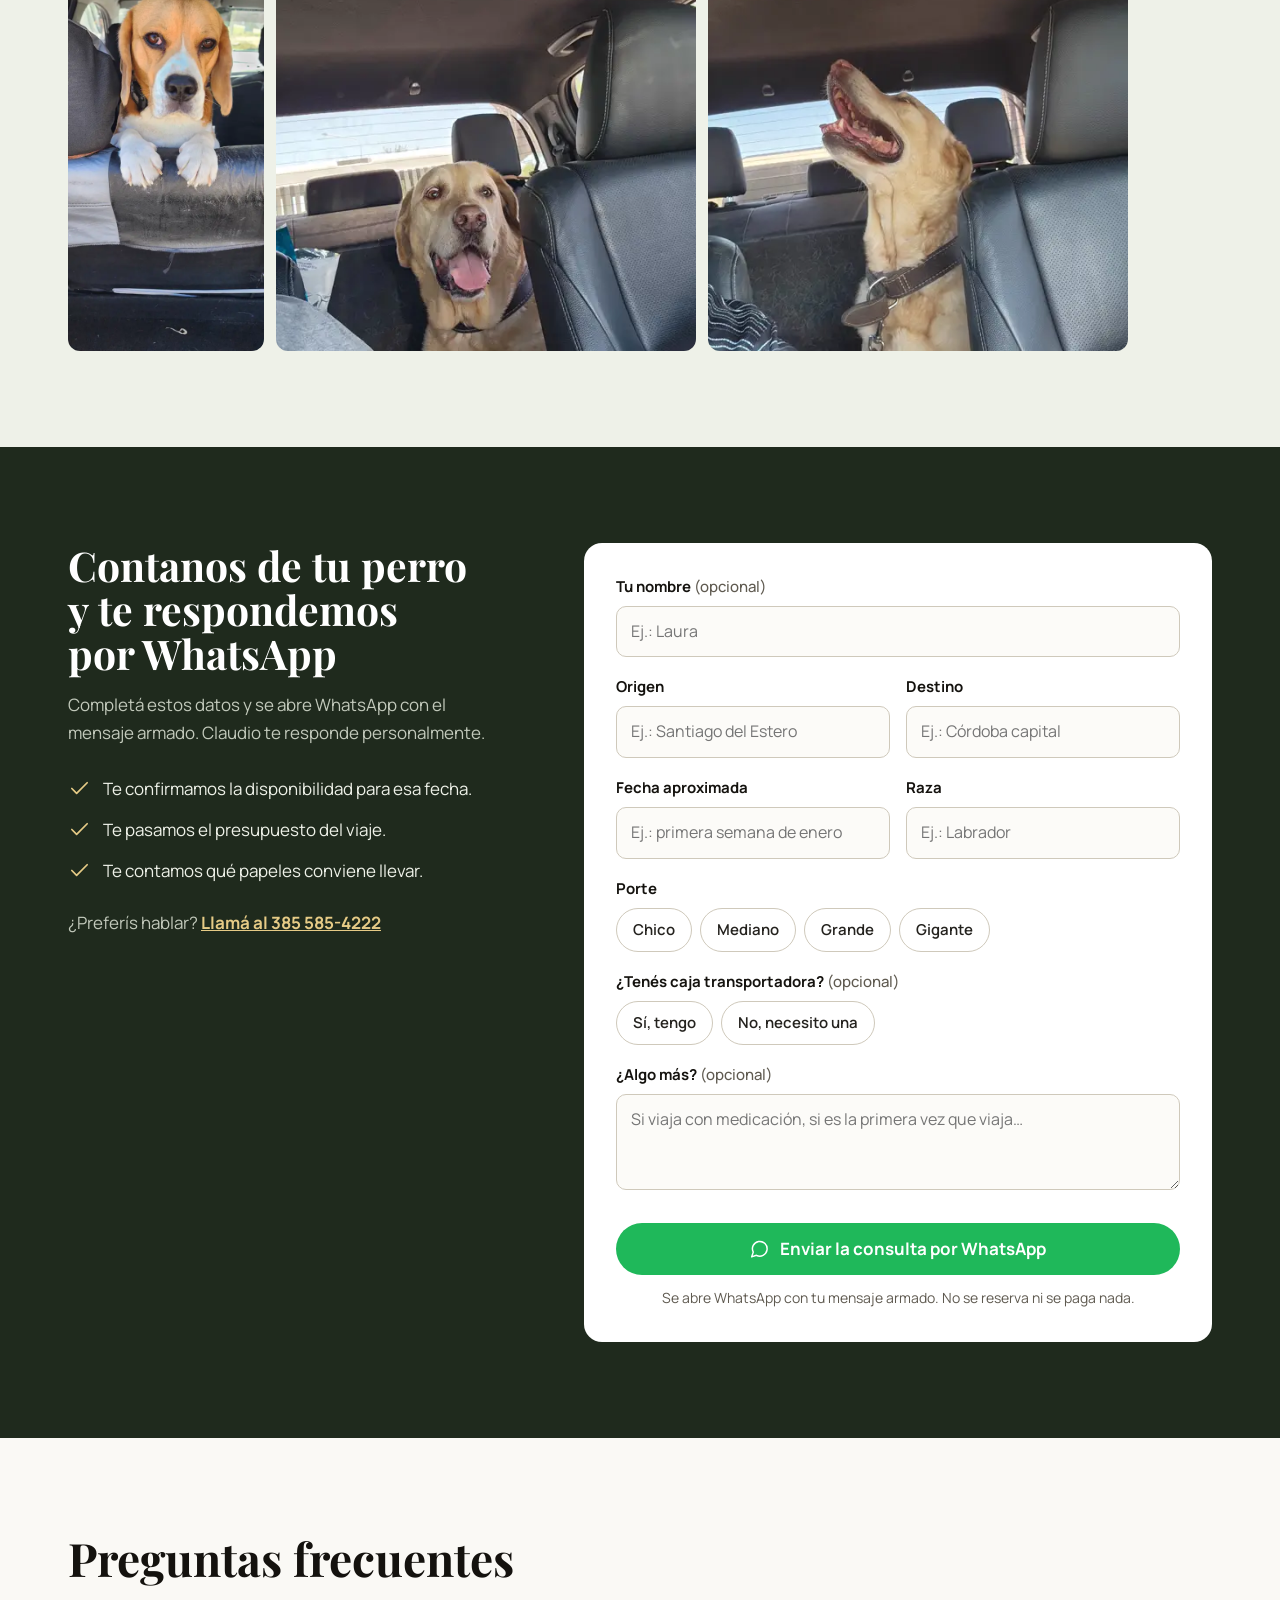
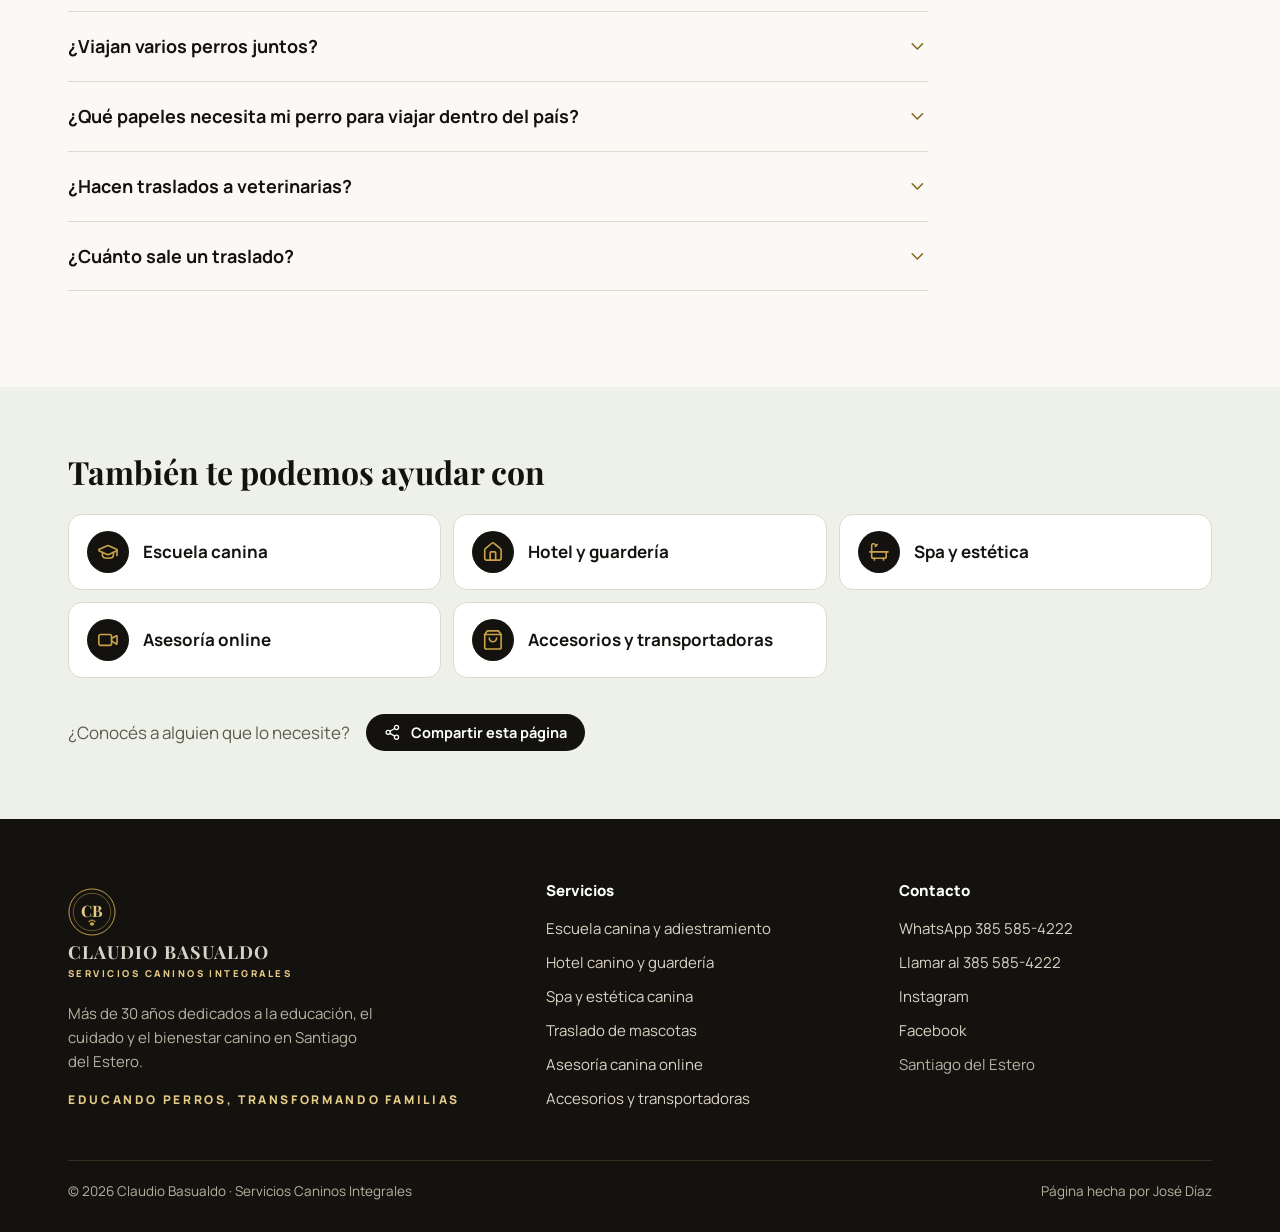
<file: traslado-de-mascotas.html>
<!DOCTYPE html>
<html lang="es-AR">
<head>
<meta charset="UTF-8">
<meta name="viewport" content="width=device-width,initial-scale=1,viewport-fit=cover">
<title>Traslado de mascotas desde Santiago del Estero a todo el país | Claudio Basualdo</title>
<meta name="description" content="Traslado de perros desde Santiago del Estero a cualquier punto del país y a veterinarias. Un perro por viaje, unidades equipadas y climatizadas, cajas transportadoras homologadas.">
<!-- vista previa: Google no la muestra (la página real se arma con --produccion) -->
<meta name="robots" content="noindex">
<link rel="canonical" href="https://copidiaz17.github.io/claudio-basualdo/traslado-de-mascotas.html">
<meta property="og:type" content="website">
<meta property="og:locale" content="es_AR">
<meta property="og:site_name" content="Claudio Basualdo · Servicios Caninos Integrales">
<meta property="og:title" content="Traslado de mascotas desde Santiago del Estero a todo el país | Claudio Basualdo">
<meta property="og:description" content="Traslado de perros desde Santiago del Estero a cualquier punto del país y a veterinarias. Un perro por viaje, unidades equipadas y climatizadas, cajas transportadoras homologadas.">
<meta property="og:image" content="https://copidiaz17.github.io/claudio-basualdo/img/og/traslado-camioneta.jpg">
<meta property="og:image:width" content="1200">
<meta property="og:image:height" content="630">
<meta name="theme-color" content="#14120E">
<link rel="icon" href="img/favicon.svg" type="image/svg+xml">
<link rel="preload" href="fuentes/playfair-700-latin.woff2" as="font" type="font/woff2" crossorigin>
<link rel="stylesheet" href="css/estilos.css?v=59fef1a7">
<script type="speculationrules">{"prefetch":[{"where":{"href_matches":"/*"},"eagerness":"moderate"}]}</script>
<script type="application/ld+json">{"@type": "LocalBusiness", "@id": "https://copidiaz17.github.io/claudio-basualdo/#negocio", "name": "Claudio Basualdo · Servicios Caninos Integrales", "description": "Adiestramiento y educación canina, hotel y guardería, spa y estética, traslados a todo el país y asesoramiento online. Más de 30 años de experiencia en Santiago del Estero. Recibimos perros de toda la provincia y del norte del país.", "url": "https://copidiaz17.github.io/claudio-basualdo/", "telephone": "+54 9 385 585-4222", "image": "https://copidiaz17.github.io/claudio-basualdo/img/og/predio-arbolado.jpg", "logo": "https://copidiaz17.github.io/claudio-basualdo/img/favicon.svg", "areaServed": [{"@type": "AdministrativeArea", "name": "Provincia de Santiago del Estero, Argentina"}, {"@type": "Place", "name": "Norte de Argentina"}], "founder": {"@type": "Person", "name": "Claudio Basualdo", "jobTitle": "Instructor de adiestramiento y educación canina"}, "address": {"@type": "PostalAddress", "addressLocality": "Santiago del Estero", "addressRegion": "Santiago del Estero", "addressCountry": "AR"}, "sameAs": ["https://www.facebook.com/ClaudioBasualdoCanes/", "https://www.instagram.com/clauditobasualdoperros/"], "slogan": "Educando perros, transformando familias", "@context": "https://schema.org"}</script><script type="application/ld+json">{"@context": "https://schema.org", "@type": "Service", "name": "Traslado de mascotas", "description": "Traslado de perros desde Santiago del Estero a cualquier punto del país y a veterinarias. Un perro por viaje, unidades equipadas y climatizadas, cajas transportadoras homologadas.", "serviceType": "Traslado de mascotas", "provider": {"@id": "https://copidiaz17.github.io/claudio-basualdo/#negocio"}, "areaServed": "Argentina"}</script><script type="application/ld+json">{"@context": "https://schema.org", "@type": "BreadcrumbList", "itemListElement": [{"@type": "ListItem", "position": 1, "name": "Inicio", "item": "https://copidiaz17.github.io/claudio-basualdo/"}, {"@type": "ListItem", "position": 2, "name": "Traslado de mascotas", "item": "https://copidiaz17.github.io/claudio-basualdo/traslado-de-mascotas.html"}]}</script><script type="application/ld+json">{"@context": "https://schema.org", "@type": "FAQPage", "mainEntity": [{"@type": "Question", "name": "¿Viajan varios perros juntos?", "acceptedAnswer": {"@type": "Answer", "text": "No. Hacemos un perro por traslado, para que el viaje sea más tranquilo y seguro."}}, {"@type": "Question", "name": "¿Qué papeles necesita mi perro para viajar dentro del país?", "acceptedAnswer": {"@type": "Answer", "text": "Según SENASA, para viajar por tierra dentro de Argentina no hace falta un trámite especial, pero se recomienda llevar la constancia de vacunación antirrábica. Para entrar a Tierra del Fuego se pide el Certificado Veterinario Austral."}}, {"@type": "Question", "name": "¿Hacen traslados a veterinarias?", "acceptedAnswer": {"@type": "Answer", "text": "Sí, también trasladamos a tu perro a la veterinaria."}}, {"@type": "Question", "name": "¿Cuánto sale un traslado?", "acceptedAnswer": {"@type": "Answer", "text": "Depende del destino y de la fecha. Escribinos con esos datos y te pasamos el presupuesto."}}]}</script>
</head>
<body class="servicio">
<svg width="0" height="0" style="position:absolute" aria-hidden="true"><defs>
<symbol id="emblema" viewBox="0 0 200 200">
<circle cx="100" cy="100" r="96" fill="#14120E" stroke="#C9A24A" stroke-width="4"/>
<circle cx="100" cy="100" r="78" fill="none" stroke="#C9A24A" stroke-width="2"/>
<text x="100" y="120" text-anchor="middle" font-family="Playfair Display, serif" font-weight="700" font-size="66" fill="#E6CB86">CB</text>
<g fill="#C9A24A"><ellipse cx="100" cy="150" rx="9" ry="7"/><circle cx="89" cy="139" r="3.6"/><circle cx="96.3" cy="134.6" r="3.6"/><circle cx="103.7" cy="134.6" r="3.6"/><circle cx="111" cy="139" r="3.6"/></g>
</symbol></defs></svg>
<svg width="0" height="0" style="position:absolute" aria-hidden="true"><defs><symbol id="i-bath" viewBox="0 0 24 24"><path d="M10 4 8 6" />
  <path d="M17 19v2" />
  <path d="M2 12h20" />
  <path d="M7 19v2" />
  <path d="M9 5 7.621 3.621A2.121 2.121 0 0 0 4 5v12a2 2 0 0 0 2 2h12a2 2 0 0 0 2-2v-5" /></symbol><symbol id="i-check" viewBox="0 0 24 24"><path d="M20 6 9 17l-5-5" /></symbol><symbol id="i-chevron-down" viewBox="0 0 24 24"><path d="m6 9 6 6 6-6" /></symbol><symbol id="i-graduation-cap" viewBox="0 0 24 24"><path d="M21.42 10.922a1 1 0 0 0-.019-1.838L12.83 5.18a2 2 0 0 0-1.66 0L2.6 9.08a1 1 0 0 0 0 1.832l8.57 3.908a2 2 0 0 0 1.66 0z" />
  <path d="M22 10v6" />
  <path d="M6 12.5V16a6 3 0 0 0 12 0v-3.5" /></symbol><symbol id="i-house" viewBox="0 0 24 24"><path d="M15 21v-8a1 1 0 0 0-1-1h-4a1 1 0 0 0-1 1v8" />
  <path d="M3 10a2 2 0 0 1 .709-1.528l7-5.999a2 2 0 0 1 2.582 0l7 5.999A2 2 0 0 1 21 10v9a2 2 0 0 1-2 2H5a2 2 0 0 1-2-2z" /></symbol><symbol id="i-menu" viewBox="0 0 24 24"><line x1="4" x2="20" y1="12" y2="12" />
  <line x1="4" x2="20" y1="6" y2="6" />
  <line x1="4" x2="20" y1="18" y2="18" /></symbol><symbol id="i-message-circle" viewBox="0 0 24 24"><path d="M7.9 20A9 9 0 1 0 4 16.1L2 22Z" /></symbol><symbol id="i-phone" viewBox="0 0 24 24"><path d="M22 16.92v3a2 2 0 0 1-2.18 2 19.79 19.79 0 0 1-8.63-3.07 19.5 19.5 0 0 1-6-6 19.79 19.79 0 0 1-3.07-8.67A2 2 0 0 1 4.11 2h3a2 2 0 0 1 2 1.72 12.84 12.84 0 0 0 .7 2.81 2 2 0 0 1-.45 2.11L8.09 9.91a16 16 0 0 0 6 6l1.27-1.27a2 2 0 0 1 2.11-.45 12.84 12.84 0 0 0 2.81.7A2 2 0 0 1 22 16.92z" /></symbol><symbol id="i-share-2" viewBox="0 0 24 24"><circle cx="18" cy="5" r="3" />
  <circle cx="6" cy="12" r="3" />
  <circle cx="18" cy="19" r="3" />
  <line x1="8.59" x2="15.42" y1="13.51" y2="17.49" />
  <line x1="15.41" x2="8.59" y1="6.51" y2="10.49" /></symbol><symbol id="i-shopping-bag" viewBox="0 0 24 24"><path d="M6 2 3 6v14a2 2 0 0 0 2 2h14a2 2 0 0 0 2-2V6l-3-4Z" />
  <path d="M3 6h18" />
  <path d="M16 10a4 4 0 0 1-8 0" /></symbol><symbol id="i-video" viewBox="0 0 24 24"><path d="m16 13 5.223 3.482a.5.5 0 0 0 .777-.416V7.87a.5.5 0 0 0-.752-.432L16 10.5" />
  <rect x="2" y="6" width="14" height="12" rx="2" /></symbol><symbol id="i-x" viewBox="0 0 24 24"><path d="M18 6 6 18" />
  <path d="m6 6 12 12" /></symbol></defs></svg>
<div class="aviso-maqueta">Vista previa para revisar con Claudio. Las fotos son suyas: de su Instagram y las que nos mandó.</div>
<header class="barra"><div class="contenedor">
  <a class="marca" href="index.html" aria-label="Claudio Basualdo, inicio"><svg class="emb" aria-hidden="true"><use href="#emblema"/></svg><span><b>Claudio Basualdo</b><small>Servicios caninos integrales</small></span></a>
  <nav class="menu" id="menu" aria-label="Menú principal"><a href="adiestramiento-canino.html">Escuela</a><a href="guarderia-y-hotel-canino.html">Hotel y guardería</a><a href="peluqueria-canina.html">Spa</a><a href="traslado-de-mascotas.html" aria-current="page">Traslados</a><a href="asesoria-canina-online.html">Asesoría</a><a href="index.html#claudio">Sobre Claudio</a><a href="index.html#contacto">Contacto</a></nav>
  <a class="btn btn-wa btn-chico" href="https://wa.me/5493855854222?text=Hola%2C%20Claudio.%20Te%20escribo%20desde%20tu%20p%C3%A1gina." target="_blank" rel="noopener"><svg class="ic" aria-hidden="true"><use href="#i-message-circle"/></svg>WhatsApp</a>
  <button class="hamburguesa" type="button" aria-label="Abrir el menú" aria-expanded="false" aria-controls="menu"><svg class="ic" aria-hidden="true"><use href="#i-menu"/></svg></button>
</div></header>
<main>

<div class="contenedor">
  <nav class="migas" aria-label="Estás en"><a href="index.html">Inicio</a><span aria-hidden="true">/</span><span>Traslado de mascotas</span></nav>
  <section class="cabeza-serv">
    <div>
      <h1>Traslado de mascotas a todo el país</h1>
      <p class="intro">Un servicio exclusivo y personalizado: un perro por traslado, en unidades totalmente equipadas y climatizadas, con cajas transportadoras homologadas. Desde Santiago del Estero a cualquier punto del país, y también a veterinarias.</p>
      <ul class="etiquetas" aria-label="En resumen"><li>Un perro por viaje</li><li>Unidades climatizadas</li><li>Cajas homologadas</li><li>Todo el país</li><li>Veterinarias</li></ul>
      <div class="acciones">
        <a class="btn btn-wa" href="#consultar"><svg class="ic" aria-hidden="true"><use href="#i-message-circle"/></svg>Consultar por WhatsApp</a>
        <a class="btn btn-linea" href="tel:+5493855854222"><svg class="ic" aria-hidden="true"><use href="#i-phone"/></svg>Llamar</a>
      </div>
    </div>
    <div class="foto-serv"><img src="img/traslado-camioneta-960.webp" srcset="img/traslado-camioneta-480.webp 480w, img/traslado-camioneta-960.webp 960w, img/traslado-camioneta-1600.webp 1600w" sizes="(max-width: 980px) 100vw, 560px" alt="Traslado de mascotas · Claudio Basualdo" loading="eager" decoding="async" fetchpriority="high" style="object-position:center 35%;view-transition-name:foto-traslado-de-mascotas"></div>
  </section>
</div>

<section class="seccion suave"><div class="contenedor">
  <div class="qi-cabeza"><h2>Qué incluye</h2><img class="perro-servicio" src="img/lineas/golden-oscuro.webp" width="304" height="594" alt="" loading="lazy" decoding="async"></div>
  <ul class="incluye"><li><svg class="ic" aria-hidden="true"><use href="#i-check"/></svg><span><b>Un perro por traslado</b> atención exclusiva durante todo el viaje.</span></li><li><svg class="ic" aria-hidden="true"><use href="#i-check"/></svg><span><b>Unidades totalmente equipadas</b> y climatizadas.</span></li><li><svg class="ic" aria-hidden="true"><use href="#i-check"/></svg><span><b>Cajas transportadoras homologadas</b> para viajar seguro y cómodo.</span></li><li><svg class="ic" aria-hidden="true"><use href="#i-check"/></svg><span><b>A cualquier punto del país</b> desde Santiago del Estero.</span></li><li><svg class="ic" aria-hidden="true"><use href="#i-check"/></svg><span><b>Traslados a veterinarias</b></span></li><li><svg class="ic" aria-hidden="true"><use href="#i-check"/></svg><span><b>Reservas con anticipación</b> para organizar cada viaje.</span></li></ul>
  <div class="como">
    <h2>Cada viaje se organiza a medida</h2>
    <div><p>Como viaja un solo perro por vez, cada traslado se organiza según el destino y la fecha. Por eso, antes de confirmarte, revisamos la disponibilidad.</p><p>Contanos origen, destino, fecha y cómo es tu perro, y te respondemos por WhatsApp con la disponibilidad y el presupuesto.</p></div>
  </div>
  <div class="tira" style="max-width:1060px"><figure style="--ar:0.466"><img src="img/traslado-beagle-960.webp" srcset="img/traslado-beagle-480.webp 480w, img/traslado-beagle-960.webp 960w" sizes="(max-width: 600px) 70vw, 420px" alt="Traslado de mascotas · Claudio Basualdo" loading="lazy" decoding="async" style="object-position:center"></figure><figure style="--ar:1.000"><img src="img/traslado-jagger-960.webp" srcset="img/traslado-jagger-480.webp 480w, img/traslado-jagger-960.webp 960w" sizes="(max-width: 600px) 70vw, 420px" alt="Traslado de mascotas · Claudio Basualdo" loading="lazy" decoding="async" style="object-position:center"></figure><figure style="--ar:1.000"><img src="img/guarderia-jagger-960.webp" srcset="img/guarderia-jagger-480.webp 480w, img/guarderia-jagger-960.webp 960w" sizes="(max-width: 600px) 70vw, 420px" alt="Traslado de mascotas · Claudio Basualdo" loading="lazy" decoding="async" style="object-position:center"></figure></div>
</div></section>


<section class="seccion monte" id="consultar"><div class="contenedor consulta">
  <div class="lado">
    <h2>Contanos de tu perro y te respondemos por WhatsApp</h2>
    <p>Completá estos datos y se abre WhatsApp con el mensaje armado. Claudio te responde personalmente.</p>
    <ul><li><svg class="ic" aria-hidden="true"><use href="#i-check"/></svg><span>Te confirmamos la disponibilidad para esa fecha.</span></li><li><svg class="ic" aria-hidden="true"><use href="#i-check"/></svg><span>Te pasamos el presupuesto del viaje.</span></li><li><svg class="ic" aria-hidden="true"><use href="#i-check"/></svg><span>Te contamos qué papeles conviene llevar.</span></li></ul>
    <p style="margin-top:18px">¿Preferís hablar? <a href="tel:+5493855854222">Llamá al 385 585-4222</a></p>
  </div>
  <form class="formulario" data-servicio="traslado de mascotas" novalidate>
  <div class="campo"><label for="traslado-de-mascotas-0">Tu nombre <span class="opcional">(opcional)</span></label><input id="traslado-de-mascotas-0" type="text" placeholder="Ej.: Laura" data-etiqueta="Tu nombre"></div><div class="fila"><div class="campo"><label for="traslado-de-mascotas-10">Origen</label><input id="traslado-de-mascotas-10" type="text" placeholder="Ej.: Santiago del Estero" data-etiqueta="Origen" data-obligatorio="si" aria-required="true"></div><div class="campo"><label for="traslado-de-mascotas-11">Destino</label><input id="traslado-de-mascotas-11" type="text" placeholder="Ej.: Córdoba capital" data-etiqueta="Destino" data-obligatorio="si" aria-required="true"></div></div><div class="fila"><div class="campo"><label for="traslado-de-mascotas-20">Fecha aproximada</label><input id="traslado-de-mascotas-20" type="text" placeholder="Ej.: primera semana de enero" data-etiqueta="Fecha aproximada" data-obligatorio="si" aria-required="true"></div><div class="campo"><label for="traslado-de-mascotas-21">Raza</label><input id="traslado-de-mascotas-21" type="text" placeholder="Ej.: Labrador" data-etiqueta="Raza" data-obligatorio="si" aria-required="true"></div></div><fieldset class="campo" style="border:0"><legend class="rotulo">Porte</legend><div class="opciones" data-etiqueta="Porte" data-obligatorio="si"><label><input type="radio" name="traslado-de-mascotas-3" value="Chico"><span>Chico</span></label><label><input type="radio" name="traslado-de-mascotas-3" value="Mediano"><span>Mediano</span></label><label><input type="radio" name="traslado-de-mascotas-3" value="Grande"><span>Grande</span></label><label><input type="radio" name="traslado-de-mascotas-3" value="Gigante"><span>Gigante</span></label></div></fieldset><fieldset class="campo" style="border:0"><legend class="rotulo">¿Tenés caja transportadora? <span class="opcional">(opcional)</span></legend><div class="opciones" data-etiqueta="¿Tenés caja transportadora?"><label><input type="radio" name="traslado-de-mascotas-4" value="Sí, tengo"><span>Sí, tengo</span></label><label><input type="radio" name="traslado-de-mascotas-4" value="No, necesito una"><span>No, necesito una</span></label></div></fieldset><div class="campo"><label for="traslado-de-mascotas-5">¿Algo más? <span class="opcional">(opcional)</span></label><textarea id="traslado-de-mascotas-5" placeholder="Si viaja con medicación, si es la primera vez que viaja…" data-etiqueta="¿Algo más?"></textarea></div>
  <button class="btn btn-wa" type="submit"><svg class="ic" aria-hidden="true"><use href="#i-message-circle"/></svg>Enviar la consulta por WhatsApp</button>
  <p class="falta" role="alert" hidden></p>
  <p class="nota">Se abre WhatsApp con tu mensaje armado. No se reserva ni se paga nada.</p>
</form>
</div></section>

<section class="seccion"><div class="contenedor">
  <h2 style="font-size:clamp(32px,3.6vw,46px);margin-bottom:28px">Preguntas frecuentes</h2>
  <div class="faq"><details><summary>¿Viajan varios perros juntos?<svg class="ic" aria-hidden="true"><use href="#i-chevron-down"/></svg></summary><p>No. Hacemos un perro por traslado, para que el viaje sea más tranquilo y seguro.</p></details><details><summary>¿Qué papeles necesita mi perro para viajar dentro del país?<svg class="ic" aria-hidden="true"><use href="#i-chevron-down"/></svg></summary><p>Según SENASA, para viajar por tierra dentro de Argentina no hace falta un trámite especial, pero se recomienda llevar la constancia de vacunación antirrábica. Para entrar a Tierra del Fuego se pide el Certificado Veterinario Austral.</p></details><details><summary>¿Hacen traslados a veterinarias?<svg class="ic" aria-hidden="true"><use href="#i-chevron-down"/></svg></summary><p>Sí, también trasladamos a tu perro a la veterinaria.</p></details><details><summary>¿Cuánto sale un traslado?<svg class="ic" aria-hidden="true"><use href="#i-chevron-down"/></svg></summary><p>Depende del destino y de la fecha. Escribinos con esos datos y te pasamos el presupuesto.</p></details></div>
</div></section>

<section class="seccion suave" style="padding:68px 0"><div class="contenedor">
  <h2 style="font-size:32px;margin-bottom:24px">También te podemos ayudar con</h2>
  <div class="otros"><a class="otro" href="adiestramiento-canino.html"><span class="c"><svg class="ic" aria-hidden="true"><use href="#i-graduation-cap"/></svg></span>Escuela canina</a><a class="otro" href="guarderia-y-hotel-canino.html"><span class="c"><svg class="ic" aria-hidden="true"><use href="#i-house"/></svg></span>Hotel y guardería</a><a class="otro" href="peluqueria-canina.html"><span class="c"><svg class="ic" aria-hidden="true"><use href="#i-bath"/></svg></span>Spa y estética</a><a class="otro" href="asesoria-canina-online.html"><span class="c"><svg class="ic" aria-hidden="true"><use href="#i-video"/></svg></span>Asesoría online</a><a class="otro" href="transportadoras-y-accesorios.html"><span class="c"><svg class="ic" aria-hidden="true"><use href="#i-shopping-bag"/></svg></span>Accesorios y transportadoras</a></div>
  <div class="compartir"><span>¿Conocés a alguien que lo necesite?</span>
    <button class="btn btn-oscuro btn-chico" type="button" data-compartir><svg class="ic" aria-hidden="true"><use href="#i-share-2"/></svg>Compartir esta página</button></div>
</div></section>

<div class="barra-movil">
  <a class="btn btn-wa" href="#consultar"><svg class="ic" aria-hidden="true"><use href="#i-message-circle"/></svg>Consultar por WhatsApp</a>
  <a class="btn btn-linea" href="tel:+5493855854222" aria-label="Llamar al 385 585-4222"><svg class="ic" aria-hidden="true"><use href="#i-phone"/></svg></a>
</div>
</main>
<footer class="pie"><div class="contenedor">
  <div class="cols">
    <div><a class="marca" href="index.html"><svg class="emb" aria-hidden="true"><use href="#emblema"/></svg><span><b>Claudio Basualdo</b><small>Servicios caninos integrales</small></span></a>
      <p style="margin-top:16px;max-width:360px">Más de 30 años dedicados a la educación, el cuidado y el bienestar canino en Santiago del Estero.</p>
      <p class="lema">Educando perros, transformando familias</p></div>
    <nav aria-label="Servicios"><h2>Servicios</h2><a href="adiestramiento-canino.html">Escuela canina y adiestramiento</a><a href="guarderia-y-hotel-canino.html">Hotel canino y guardería</a><a href="peluqueria-canina.html">Spa y estética canina</a><a href="traslado-de-mascotas.html">Traslado de mascotas</a><a href="asesoria-canina-online.html">Asesoría canina online</a><a href="transportadoras-y-accesorios.html">Accesorios y transportadoras</a></nav>
    <div><h2>Contacto</h2>
      <a href="https://wa.me/5493855854222?text=Hola%2C%20Claudio.%20Te%20escribo%20desde%20tu%20p%C3%A1gina." target="_blank" rel="noopener">WhatsApp 385 585-4222</a>
      <a href="tel:+5493855854222">Llamar al 385 585-4222</a>
      <a href="https://www.instagram.com/clauditobasualdoperros/" target="_blank" rel="noopener">Instagram</a>
      <a href="https://www.facebook.com/ClaudioBasualdoCanes/" target="_blank" rel="noopener">Facebook</a>
      <p style="padding:5px 0">Santiago del Estero</p></div>
  </div>
  <div class="abajo"><span>© <span class="anio">2026</span> Claudio Basualdo · Servicios Caninos Integrales</span><span>Página hecha por José Díaz</span></div>
</div></footer>
<a class="wa-flotante" href="https://wa.me/5493855854222?text=Hola%2C%20Claudio.%20Te%20escribo%20desde%20tu%20p%C3%A1gina." target="_blank" rel="noopener" aria-label="Escribir por WhatsApp"><svg class="ic" aria-hidden="true"><use href="#i-message-circle"/></svg></a>
<script src="js/sitio.js?v=59fef1a7" defer></script>
</body>
</html>
</file>
<file: css/estilos.css>
/* Claudio Basualdo · Servicios Caninos Integrales — maqueta
   Plan: negro y dorado de su escudo, verde monte del predio, fondo claro neutro.
   Un solo momento animado (la portada). Todo lo demás, quieto. */

@font-face{font-family:'Playfair Display';src:url('../fuentes/playfair-700-latin.woff2') format('woff2');font-weight:700;font-display:swap}
@font-face{font-family:'Manrope';src:url('../fuentes/manrope-latin.woff2') format('woff2');font-weight:400 800;font-display:swap}
@font-face{font-family:'Titulo respaldo';src:local('Georgia');size-adjust:104%}

:root{
  --carbon:#14120E; --oro:#C9A24A; --oro-claro:#E6CB86; --oro-texto:#86661F;
  --monte:#2E3B2B; --monte-hondo:#1F2A1D; --monte-claro:#EEF1E8;
  --fondo:#FAF9F5; --blanco:#FFFFFF; --linea:#DED9CC; --texto:#24221E; --gris:#5F5A50;
  --wa:#1FB85A;
  --titulo:'Playfair Display','Titulo respaldo',Georgia,serif;
  --cuerpo:'Manrope',system-ui,-apple-system,'Segoe UI',Roboto,sans-serif;
  --radio:14px;
}
*{margin:0;padding:0;box-sizing:border-box}
html{scroll-behavior:smooth;scroll-padding-top:90px;-webkit-text-size-adjust:100%;interpolate-size:allow-keywords}
[hidden]{display:none !important}  /* que ".btn{display:...}" no muestre botones ocultos */
body{font-family:var(--cuerpo);color:var(--texto);background:var(--fondo);line-height:1.6;font-size:17px;font-variant-numeric:lining-nums;-webkit-tap-highlight-color:transparent}
img{max-width:100%;display:block}
a{color:inherit}
h1,h2,h3{font-family:var(--titulo);color:var(--carbon);line-height:1.08;font-weight:700;text-wrap:balance}
p,li{text-wrap:pretty}
.ic{width:1.15em;height:1.15em;flex:none;fill:none;stroke:currentColor;stroke-width:1.8;stroke-linecap:round;stroke-linejoin:round;vertical-align:-.18em}
.contenedor{max-width:1200px;margin:0 auto;padding:0 28px}
:focus-visible{outline:3px solid var(--oro);outline-offset:3px;border-radius:6px}
.solo-lector{position:absolute;width:1px;height:1px;overflow:hidden;clip:rect(0 0 0 0);white-space:nowrap}

/* ---------- botones ---------- */
.btn{display:inline-flex;align-items:center;justify-content:center;gap:10px;border-radius:999px;font-weight:700;font-size:16px;padding:14px 26px;text-decoration:none;border:0;cursor:pointer;font-family:inherit;line-height:1.2;transition:background-color .15s,transform .15s}
.btn:active{transform:scale(.98)}
.btn-oro{background:var(--oro);color:var(--carbon)}
.btn-wa{background:var(--wa);color:#fff}
.btn-linea{border:1.5px solid currentColor;background:transparent}
.btn-oscuro{background:var(--carbon);color:#fff}
.btn-chico{padding:10px 18px;font-size:14.5px}
@media (hover:hover){.btn-oro:hover{background:var(--oro-claro)}.btn-wa:hover{background:#18a14e}}

/* ---------- barra ---------- */
.aviso-maqueta{background:var(--oro);color:var(--carbon);text-align:center;font-size:13.5px;font-weight:600;padding:7px 14px}
.barra{background:var(--carbon);position:sticky;top:0;z-index:50;view-transition-name:barra}
.barra .contenedor{display:flex;align-items:center;gap:20px;height:78px}
.marca{display:flex;align-items:center;gap:12px;color:#fff;text-decoration:none;flex:none}
.marca .emb{width:48px;height:48px}
.marca b{display:block;font-family:var(--titulo);font-size:18px;letter-spacing:.06em;line-height:1.1;text-transform:uppercase}
.marca small{display:block;font-size:9.5px;letter-spacing:.26em;color:var(--oro-claro);font-weight:800;margin-top:3px;text-transform:uppercase}
.menu{display:flex;gap:2px;margin-left:auto;align-items:center}
.menu a{color:#E5DFD2;text-decoration:none;font-size:14.5px;font-weight:600;padding:9px 9px;border-radius:8px;white-space:nowrap}
.menu a[aria-current="page"]{color:var(--oro-claro);box-shadow:inset 0 -2px 0 var(--oro)}
@media (hover:hover){.menu a:hover{color:var(--oro-claro)}}
.hamburguesa{display:none;margin-left:auto;background:none;border:0;color:#fff;font-size:28px;cursor:pointer;padding:8px}
@media (max-width:1240px){.menu a{font-size:13.5px;padding:8px 6px}}

/* ---------- portada: pantalla completa con Claudio (19/11: la propuesta 2, la que eligió él) ----------
   La foto es casi cuadrada: en compu va nítida a la derecha y el resto de la pantalla se llena con la misma
   foto desenfocada; en el celular la ocupa toda. Al bajar, la foto se aleja y el texto sube (solo CSS). */
.cine{position:relative;min-height:max(540px,calc(100svh - 118px));display:flex;align-items:flex-end;color:#fff;background:var(--carbon);overflow:hidden;isolation:isolate}
.cine-foto{position:absolute;inset:0;z-index:-1}
.cine-foto img{width:100%;height:100%;object-fit:cover}
.cine-foto .fondo{display:none}
@media (min-width:981px){
  .cine-foto .fondo{display:block;position:absolute;inset:-60px;width:calc(100% + 120px);height:calc(100% + 120px);filter:blur(36px) saturate(1.1) brightness(.5)}
  .cine-foto .nitida{position:absolute;top:0;right:0;width:62%;-webkit-mask-image:linear-gradient(90deg,transparent 0,#000 30%);mask-image:linear-gradient(90deg,transparent 0,#000 30%)}
}
.cine-foto:after{content:'';position:absolute;inset:0;background:linear-gradient(0deg,rgba(14,13,10,.94) 0%,rgba(14,13,10,.55) 40%,rgba(14,13,10,.05) 72%),linear-gradient(90deg,rgba(14,13,10,.5),rgba(14,13,10,0) 55%)}
.cine-texto{width:100%;padding-top:120px;padding-bottom:clamp(40px,7vh,80px)}
.lugar{font-size:16px;color:var(--oro-claro);font-weight:600}
.cine-nombre{color:#fff;font-size:clamp(56px,8.4vw,136px);line-height:.92;letter-spacing:-.02em;margin:12px 0 18px;max-width:11ch}
.cine .bajada{font-size:clamp(17px,1.5vw,20px);color:#ECE6D8;max-width:58ch;margin-bottom:6px}
.acciones{display:flex;gap:12px;flex-wrap:wrap;margin-top:30px}
.cine .btn-linea{color:#fff}
@media (prefers-reduced-motion:no-preference){
  .cine-foto img{animation:acercar 1.8s cubic-bezier(.2,.7,.2,1) both}
  @supports (animation-timeline:scroll()){
    .cine-foto{animation:alejar linear both;animation-timeline:scroll(root);animation-range:0 90vh}
    .cine-texto{animation:subir linear both;animation-timeline:scroll(root);animation-range:0 75vh}
  }
}
@keyframes acercar{from{opacity:0;transform:scale(1.06)}}
@keyframes alejar{to{transform:scale(1.12);opacity:.4}}
@keyframes subir{to{transform:translateY(-70px);opacity:0}}

.confianza{background:var(--carbon);color:#EAE4D7;border-top:1px solid rgba(230,203,134,.16)}
.confianza ul{list-style:none;display:flex;justify-content:space-between;gap:18px;flex-wrap:wrap;padding:20px 0;font-size:15px;font-weight:600}
.confianza li{display:flex;align-items:center;gap:10px}
.confianza .ic{color:var(--oro);font-size:21px}

/* ---------- secciones ---------- */
.seccion{padding:96px 0}
.suave{background:var(--monte-claro)}
.oscura{background:var(--carbon);color:#D7D0C2}
.oscura h2,.oscura h3,.monte h2{color:#fff}
.monte{background:var(--monte-hondo);color:#D8DDD2}
.cabeza-sec{display:grid;grid-template-columns:minmax(0,1.2fr) minmax(0,.8fr);gap:40px;align-items:end;margin-bottom:44px}
.cabeza-sec h2{font-size:clamp(34px,4.2vw,54px)}
.cabeza-sec p{color:var(--gris);max-width:44ch}
.oscura .cabeza-sec p{color:#B9B1A2}

/* servicios con jerarquía */
.mosaico{display:grid;grid-template-columns:repeat(4,1fr);grid-template-rows:repeat(3,260px);gap:14px}
.pieza{position:relative;border-radius:var(--radio);overflow:hidden;text-decoration:none;color:#fff;display:flex;align-items:flex-end;background:var(--carbon);isolation:isolate}
.pieza img{position:absolute;inset:0;width:100%;height:100%;object-fit:cover;z-index:-2}
.pieza:after{content:'';position:absolute;inset:0;z-index:-1;background:linear-gradient(0deg,rgba(12,11,9,.85) 0%,rgba(12,11,9,.35) 45%,rgba(12,11,9,0) 70%)}
.pieza .tx{padding:22px 24px}
.pieza h3{color:#fff;font-size:24px;display:flex;align-items:center;gap:10px}
.pieza h3 .ic{color:var(--oro-claro);font-size:20px}
.pieza p{color:#E3DDD0;font-size:15px;margin-top:6px;max-width:42ch}
.p-escuela{grid-column:1 / 3;grid-row:1 / 3}
.p-escuela h3,.p-guarderia h3{font-size:clamp(28px,2.6vw,36px)}
.p-guarderia{grid-column:3 / 5;grid-row:1 / 2}
.p-traslados{grid-column:3 / 4;grid-row:2 / 3}
.p-spa{grid-column:4 / 5;grid-row:2 / 3}
.p-asesoria{grid-column:1 / 3;grid-row:3 / 4}
.p-accesorios{grid-column:3 / 5;grid-row:3 / 4}
@media (hover:hover){.pieza img{transition:transform .6s ease}.pieza:hover img{transform:scale(1.04)}}

/* la historia de Claudio por capítulos: la foto queda fija al costado y cambia con cada uno
   (en el celular, cada capítulo lleva su foto arriba) */
.historia-grid{display:grid;grid-template-columns:minmax(0,.95fr) minmax(0,1.05fr);gap:clamp(32px,5vw,80px);align-items:start}
.historia-fotos{position:sticky;top:110px;height:min(calc(100svh - 150px),720px);border-radius:var(--radio);overflow:hidden;background:#DCD7CB}
.historia-fotos figure{position:absolute;inset:0;margin:0;opacity:0;transition:opacity .8s ease}
.historia-fotos figure.activa{opacity:1}
.historia-fotos img{width:100%;height:100%;object-fit:cover}
.puntos{position:absolute;right:16px;top:50%;transform:translateY(-50%);list-style:none;display:flex;flex-direction:column;gap:12px;z-index:2}
.puntos li{width:10px;height:10px;border-radius:50%;background:rgba(255,255,255,.6);box-shadow:0 0 0 1px rgba(0,0,0,.15);transition:background .3s,transform .3s}
.puntos li.activo{background:var(--oro);transform:scale(1.4)}
.historia-textos article{min-height:72svh;display:flex;flex-direction:column;justify-content:center;padding:40px 0;max-width:56ch}
.cap-num{font-family:var(--titulo);font-size:20px;color:var(--oro-texto);margin-bottom:10px}
.historia-textos h2,.historia-textos h3{font-size:clamp(32px,3.4vw,48px);margin-bottom:18px}
.historia-textos article > p{color:#46423A;font-size:18px;margin-bottom:14px}
.historia-textos article > p.oficio{font-size:17px;font-weight:700;color:var(--oro-texto)}
.solo-celu{display:none}
.cita{font-family:var(--titulo);font-size:clamp(22px,2vw,27px);line-height:1.38;color:var(--carbon);border-left:3px solid var(--oro);padding:2px 0 2px 24px;margin:30px 0 0}
.cita footer{font-family:var(--cuerpo);font-size:15px;color:var(--oro-texto);font-weight:700;margin-top:12px}

/* trayectoria */
.trayectoria{display:grid;grid-template-columns:minmax(0,.8fr) minmax(0,1.2fr);gap:56px;align-items:start}
.cifra{font-family:var(--titulo);color:var(--oro);line-height:.8}
.cifra b{display:block;font-size:clamp(150px,19vw,260px);letter-spacing:-.03em}
.cifra small{display:block;font-family:var(--cuerpo);font-size:20px;color:#EAE4D7;font-weight:600;margin-top:18px;line-height:1.3}
@property --n{syntax:'<integer>';inherits:false;initial-value:30}
@supports (animation-timeline:view()){
  @media (prefers-reduced-motion:no-preference){
    .cifra b{counter-reset:n var(--n);animation:contar linear both;animation-timeline:view();animation-range:entry 10% cover 45%}
    .cifra b .num{display:none}
    .cifra b::after{content:counter(n)}
    @keyframes contar{from{--n:0}to{--n:30}}
  }
}
.trayectoria .intro{font-size:19px;color:#EAE4D7;margin-bottom:30px;max-width:56ch}
.medios{list-style:none;border-top:1px solid rgba(230,203,134,.2)}
.medios li{padding:20px 0;border-bottom:1px solid rgba(230,203,134,.2)}
.medios q{display:block;font-family:var(--titulo);font-size:21px;color:#fff;line-height:1.38;quotes:'«' '»'}
.medios .fuente{font-size:14.5px;color:var(--oro-claro);font-weight:600;margin-top:6px}

/* dibujos a línea de los perros de Claudio */
.perros-linea{display:flex;justify-content:space-between;align-items:flex-end;gap:24px;margin-top:64px;padding-bottom:0;border-bottom:1px solid rgba(230,203,134,.35)}
.perros-linea img{height:150px;width:auto;flex:none}
.perros-linea img:nth-child(3){height:170px;margin-bottom:-2px}
.qi-cabeza{display:flex;justify-content:space-between;align-items:flex-end;gap:24px;margin-bottom:34px}
.qi-cabeza h2{font-size:clamp(32px,3.6vw,46px)}
.perro-servicio{height:120px;width:auto;flex:none;margin-bottom:-6px}

/* galería */
.galeria{display:grid;grid-template-columns:repeat(4,1fr);grid-auto-rows:230px;grid-auto-flow:dense;gap:12px}
.galeria figure{border-radius:12px;overflow:hidden;background:#DCD7CB}
.galeria img{width:100%;height:100%;object-fit:cover}
.galeria .alta{grid-row:span 2}
.alumnos{display:grid;grid-template-columns:repeat(4,minmax(0,1fr));gap:12px}
.alumnos figure{position:relative;aspect-ratio:4/5;border-radius:12px;overflow:hidden;background:#DCD7CB;margin:0}
.alumnos img{width:100%;height:100%;object-fit:cover}
.alumnos figcaption{position:absolute;left:10px;bottom:10px;background:rgba(20,18,14,.74);color:#fff;font-size:14px;font-weight:600;padding:5px 11px;border-radius:999px}
.galeria .ancha{grid-column:span 2}

/* familias */
.familias{display:grid;grid-template-columns:repeat(4,1fr);gap:18px}
.familia{background:var(--blanco);border-radius:var(--radio);overflow:hidden;border:1px solid var(--linea)}
.familia img{aspect-ratio:1;width:100%;object-fit:cover}
.familia figcaption{padding:16px 18px 18px}
.familia b{display:block;font-family:var(--titulo);font-size:22px;color:var(--carbon)}
.familia span{display:block;font-size:15px;color:var(--gris);margin-top:2px}

/* pasos (es una secuencia real) */
.pasos{list-style:none;display:grid;grid-template-columns:repeat(3,1fr);gap:0;counter-reset:p;border-top:1px solid var(--linea)}
.pasos li{counter-increment:p;padding:28px 28px 8px 0}
.pasos li + li{padding-left:28px;border-left:1px solid var(--linea)}
.pasos li:before{content:counter(p);display:block;font-family:var(--titulo);font-size:46px;color:var(--oro);line-height:1;margin-bottom:12px}
.pasos h3{font-size:23px;margin-bottom:6px}
.pasos p{color:var(--gris)}

/* preguntas */
.faq{max-width:860px}
.faq details{border-bottom:1px solid var(--linea)}
.faq details:first-child{border-top:1px solid var(--linea)}
.faq summary{cursor:pointer;list-style:none;font-weight:700;font-size:18px;padding:20px 0;display:flex;justify-content:space-between;align-items:center;gap:20px;color:var(--carbon)}
.faq summary::-webkit-details-marker{display:none}
.faq summary .ic{color:var(--oro-texto);transition:transform .25s}
.faq details[open] summary .ic{transform:rotate(180deg)}
.faq details::details-content{block-size:0;overflow:hidden;transition:block-size .3s,content-visibility .3s allow-discrete}
.faq details[open]::details-content{block-size:auto}
.faq details p{padding:0 0 22px;color:#46423A;max-width:70ch}

/* contacto */
.contacto{display:grid;grid-template-columns:minmax(0,1fr) minmax(0,1fr);gap:28px}
.canales{display:grid;gap:12px}
.canal{display:flex;align-items:center;gap:16px;background:var(--blanco);border:1px solid var(--linea);border-radius:var(--radio);padding:18px 20px;text-decoration:none}
.canal .c{width:48px;height:48px;border-radius:50%;display:grid;place-items:center;font-size:21px;flex:none}
.canal b{display:block;font-size:17px;color:var(--carbon)}
.canal span{font-size:15px;color:var(--gris)}
.mapa{border-radius:var(--radio);min-height:340px;background:linear-gradient(90deg,rgba(46,59,43,.07) 1px,transparent 1px) 0 0/34px 34px,linear-gradient(0deg,rgba(46,59,43,.07) 1px,transparent 1px) 0 0/34px 34px,var(--monte-claro);display:flex;flex-direction:column;align-items:center;justify-content:center;gap:12px;text-align:center;padding:30px;border:1px solid var(--linea)}
.mapa .pin{font-size:44px;color:#A8321F}
.mapa b{font-family:var(--titulo);font-size:24px;color:var(--carbon)}
.mapa span{color:var(--gris);font-size:15px;max-width:36ch}

/* pie */
.pie{background:var(--carbon);color:#B9B1A2;padding:64px 0 30px;font-size:15px}
.pie .cols{display:grid;grid-template-columns:1.4fr 1fr 1fr;gap:40px}
.pie h2{color:#fff;font-family:var(--cuerpo);font-size:15px;font-weight:800;margin-bottom:12px}
.pie a{display:block;text-decoration:none;color:#DAD3C5;padding:5px 0}
@media (hover:hover){.pie a:hover{color:var(--oro-claro)}}
.pie .lema{color:var(--oro-claro);font-size:12px;letter-spacing:.22em;font-weight:800;margin-top:16px;text-transform:uppercase}
.pie .abajo{border-top:1px solid rgba(230,203,134,.15);margin-top:44px;padding-top:20px;display:flex;justify-content:space-between;gap:20px;flex-wrap:wrap;font-size:13.5px}

.wa-flotante{position:fixed;right:20px;bottom:calc(20px + env(safe-area-inset-bottom));width:60px;height:60px;border-radius:50%;background:var(--wa);color:#fff;display:grid;place-items:center;font-size:28px;box-shadow:0 10px 24px -6px rgba(0,0,0,.45);z-index:60;text-decoration:none}

/* ---------- páginas de servicio ---------- */
.migas{font-size:14.5px;color:var(--gris);padding:24px 0 0;display:flex;gap:8px;flex-wrap:wrap}
.migas a{color:var(--gris)}
.cabeza-serv{display:grid;grid-template-columns:minmax(0,1.05fr) minmax(0,.95fr);gap:56px;align-items:center;padding:28px 0 80px}
.cabeza-serv h1{font-size:clamp(38px,4.6vw,60px);margin-bottom:20px}
.cabeza-serv .intro{font-size:19px;color:#46423A;max-width:56ch}
.foto-serv{border-radius:20px;overflow:hidden;aspect-ratio:4/4.3;background:#DCD7CB}
.foto-serv img{width:100%;height:100%;object-fit:cover}
.etiquetas{list-style:none;display:flex;flex-wrap:wrap;gap:8px;margin-top:20px}
.etiquetas li{background:var(--blanco);border:1px solid var(--linea);border-radius:999px;padding:5px 13px;font-size:14.5px;font-weight:600;color:var(--monte)}

.incluye{list-style:none;display:grid;grid-template-columns:repeat(2,minmax(0,1fr));gap:18px 40px}
.incluye li{display:flex;gap:14px;font-size:17.5px;padding-bottom:18px;border-bottom:1px solid var(--linea)}
.incluye .ic{color:var(--monte);font-size:22px;margin-top:3px}
.incluye b{color:var(--carbon)}
.como{display:grid;grid-template-columns:minmax(0,.9fr) minmax(0,1.1fr);gap:56px;margin-top:72px;align-items:start}
.como h2{font-size:clamp(28px,3vw,40px)}
.como p{margin-bottom:16px;color:#46423A;max-width:62ch}
.tira{display:flex;gap:12px;margin-top:44px}
.tira figure{flex:var(--ar) 1 0;min-width:0;aspect-ratio:var(--ar);border-radius:12px;overflow:hidden;background:#DCD7CB}
.tira img{width:100%;height:100%;object-fit:cover}
@media (max-width:600px){
  .tira{overflow-x:auto;scroll-snap-type:x mandatory;margin-right:-20px;padding-right:20px;scrollbar-width:none}
  .tira figure{flex:none;height:300px;scroll-snap-align:start}
}

/* camino por etapas (escuela): es una secuencia real, por eso lleva números.
   El único movimiento de la página: cada tramo de la línea se llena al pasar. */
.camino{display:grid;grid-template-columns:minmax(0,.85fr) minmax(0,1.15fr);gap:72px;align-items:start}
.camino .lado{position:sticky;top:110px}
.camino .lado h2{font-size:clamp(32px,3.6vw,46px);margin-bottom:16px}
.camino .lado > p{color:var(--gris);max-width:44ch}
.camino .lado figure{margin-top:30px;border-radius:var(--radio);overflow:hidden;aspect-ratio:4/4.6;background:#DCD7CB}
.camino .lado img{width:100%;height:100%;object-fit:cover}
.etapas{list-style:none}
.etapa{position:relative;padding:4px 0 44px 88px;min-height:120px}
.etapa:last-child{padding-bottom:8px;min-height:0}
.etapa .n{position:absolute;left:0;top:0;width:58px;height:58px;border-radius:50%;display:grid;place-items:center;font-family:var(--titulo);font-size:26px;line-height:1;background:var(--oro);color:var(--carbon);border:2px solid var(--oro);z-index:1}
.etapa:after{content:'';position:absolute;left:28px;top:58px;bottom:0;width:2px;background:var(--linea)}
.etapa .tramo{position:absolute;left:28px;top:58px;bottom:0;width:2px;background:var(--oro);transform-origin:top}
.etapa:last-child:after,.etapa:last-child .tramo{display:none}
.etapa h3{font-size:clamp(23px,2vw,28px);margin:10px 0 8px}
.etapa p{color:#46423A;max-width:52ch}
.nota-maqueta{margin-top:18px;font-size:14px;color:var(--gris);font-style:italic}
@supports (animation-timeline:view()){
  @media (prefers-reduced-motion:no-preference){
    .etapa .n{animation:prender linear both;animation-timeline:view();animation-range:cover 18% cover 38%}
    .etapa .tramo{animation:llenar linear both;animation-timeline:view();animation-range:cover 30% cover 62%}
    @keyframes prender{from{background:var(--fondo);color:var(--gris);border-color:var(--linea)}}
    @keyframes llenar{from{transform:scaleY(0)}}
  }
}

/* consulta guiada */
.consulta{display:grid;grid-template-columns:minmax(0,.85fr) minmax(0,1.15fr);gap:52px;align-items:start}
.consulta h2{font-size:clamp(30px,3.2vw,42px);margin-bottom:16px}
.consulta .lado > p{color:#C2C9BB;margin-bottom:12px;max-width:44ch}
.consulta .lado ul{list-style:none;margin-top:22px}
.consulta .lado li{display:flex;gap:12px;padding:7px 0;color:#EEF1E8}
.consulta .lado .ic{color:var(--oro-claro);font-size:20px;margin-top:2px}
.consulta .lado a{color:var(--oro-claro);font-weight:700}
.formulario{background:var(--blanco);border-radius:18px;padding:32px;color:var(--texto)}
.formulario .fila{display:grid;grid-template-columns:repeat(2,minmax(0,1fr));gap:16px}
.campo{margin-bottom:18px}
.campo > label,.campo > .rotulo{display:block;font-size:15px;font-weight:700;color:var(--carbon);margin-bottom:7px}
.campo .opcional{font-weight:500;color:var(--gris)}
.campo input,.campo textarea{width:100%;font:inherit;font-size:16px;padding:12px 14px;border:1px solid #CFC9BB;border-radius:10px;background:#FCFBF8;color:var(--texto)}
.campo textarea{min-height:96px;resize:vertical;field-sizing:content}
.campo input:focus,.campo textarea:focus{outline:2px solid var(--oro);border-color:var(--oro)}
.opciones{display:flex;flex-wrap:wrap;gap:8px}
.opciones label{cursor:pointer;position:relative}
.opciones input{position:absolute;left:0;top:0;width:1px;height:1px;opacity:0;pointer-events:none}
.opciones span{display:inline-block;border:1px solid #CFC9BB;border-radius:999px;padding:9px 16px;font-size:15px;font-weight:600;background:#fff}
.opciones input:checked + span{background:var(--monte);border-color:var(--monte);color:#fff}
.opciones input:focus-visible + span{outline:3px solid var(--oro);outline-offset:2px}
.formulario .btn-wa{width:100%;font-size:17px;padding:16px;margin-top:8px}
.formulario .nota{font-size:14px;color:var(--gris);text-align:center;margin-top:12px}
.formulario .falta{color:#A8321F;font-size:15px;font-weight:600;margin-top:10px;text-align:center}
.formulario .falta[hidden]{display:none}

.otros{display:grid;grid-template-columns:repeat(3,minmax(0,1fr));gap:12px}
.otro{display:flex;align-items:center;gap:14px;background:var(--blanco);border:1px solid var(--linea);border-radius:var(--radio);padding:16px 18px;text-decoration:none;font-weight:700;color:var(--carbon)}
.otro .c{width:42px;height:42px;border-radius:50%;background:var(--carbon);color:var(--oro);display:grid;place-items:center;font-size:19px;flex:none}
.compartir{margin-top:36px;display:flex;align-items:center;gap:16px;flex-wrap:wrap;color:var(--gris)}

.barra-movil{display:none}

/* ---------- transiciones entre páginas (respuesta a un toque) ---------- */
@view-transition{navigation:auto}
::view-transition-old(root),::view-transition-new(root){animation-duration:.25s}
::view-transition-group(*){animation-duration:.45s;animation-timing-function:cubic-bezier(.2,.7,.2,1)}

@media (prefers-reduced-motion:reduce){
  @view-transition{navigation:none}
  html{scroll-behavior:auto}
  *,*::before,*::after{transition-duration:.01ms !important;animation-duration:.01ms !important}
}

/* ---------- tablet y celular ---------- */
@media (max-width:980px){
  .cine{min-height:max(520px,calc(100svh - 140px))}
  .historia-grid{grid-template-columns:minmax(0,1fr)}
  .historia-fotos{display:none}
  .solo-celu{display:block;position:relative;margin:0 0 18px;aspect-ratio:4/3;border-radius:var(--radio);overflow:hidden;background:#DCD7CB}
  .solo-celu img{width:100%;height:100%;object-fit:cover}
  .historia-textos article{min-height:0;padding:22px 0}
  .cabeza-sec,.trayectoria,.cabeza-serv,.consulta,.contacto,.como,.camino{grid-template-columns:minmax(0,1fr);gap:32px}
  .camino .lado{position:static}
  .perros-linea img{height:110px}
  .perros-linea img:nth-child(3){height:126px}
  .camino .lado figure{aspect-ratio:16/10}
  .mosaico{grid-template-columns:repeat(2,1fr);grid-template-rows:none;grid-auto-rows:240px}
  .p-escuela,.p-guarderia{grid-column:span 2;grid-row:span 1;min-height:300px}
  .p-traslados,.p-spa,.p-asesoria,.p-accesorios{grid-column:span 1;grid-row:span 1}
  .familias{grid-template-columns:repeat(2,1fr)}
  .galeria{grid-template-columns:repeat(2,1fr);grid-auto-rows:180px}
  .alumnos{grid-template-columns:repeat(2,minmax(0,1fr))}
  .pasos{grid-template-columns:1fr}
  .pasos li + li{padding-left:0;border-left:0;border-top:1px solid var(--linea)}
  .otros{grid-template-columns:1fr}
  .pie .cols{grid-template-columns:1fr 1fr}
  .cifra b{font-size:clamp(120px,32vw,200px)}
}
@media (max-width:880px){
  .menu{display:none;position:absolute;top:78px;left:0;right:0;background:var(--carbon);flex-direction:column;align-items:stretch;padding:8px 18px 20px;border-top:1px solid rgba(230,203,134,.15)}
  .menu.abierta{display:flex}
  .menu a{padding:13px 8px;font-size:17px}
  .menu a[aria-current="page"]{box-shadow:none}
  .hamburguesa{display:block}
  .barra .btn-chico{display:none}
  /* barra fija de consulta en las páginas de servicio */
  .servicio .barra-movil{display:flex;gap:10px;position:fixed;left:0;right:0;bottom:0;z-index:60;padding:10px 14px calc(10px + env(safe-area-inset-bottom));background:rgba(20,18,14,.96);border-top:1px solid rgba(230,203,134,.2)}
  .servicio .barra-movil .btn{flex:1;padding:13px 10px;font-size:15.5px}
  .servicio .barra-movil .btn-linea{color:#fff;flex:0 0 auto;padding:13px 18px}
  .servicio .wa-flotante{display:none}
  .servicio{padding-bottom:76px}
}
@media (max-width:600px){
  body{font-size:16.5px}
  .contenedor{padding:0 20px}
  .seccion{padding:68px 0}
  .marca .emb{width:40px;height:40px}
  .marca b{font-size:15px}
  .marca small{font-size:8px;letter-spacing:.2em}
  .acciones .btn{width:100%}
  .confianza ul{display:grid;grid-template-columns:1fr 1fr;font-size:14px}
  .mosaico{grid-template-columns:1fr;grid-auto-rows:220px}
  .p-escuela,.p-guarderia,.p-traslados,.p-spa,.p-asesoria,.p-accesorios{grid-column:auto;min-height:0}
  .p-escuela,.p-guarderia{grid-row:span 1;height:280px}
  .familias{grid-template-columns:1fr 1fr;gap:12px}
  .familia b{font-size:19px}
  .incluye,.formulario .fila{grid-template-columns:1fr}
  .formulario{padding:22px}
  .pie .cols{grid-template-columns:1fr}
  .perros-linea{gap:10px;margin-top:44px}
  .perros-linea img{height:64px}
  .perros-linea img:nth-child(3){height:74px}
  .perro-servicio{height:76px}
  .etapa{padding:2px 0 36px 64px;min-height:100px}
  .etapa .n{width:44px;height:44px;font-size:21px}
  .etapa:after,.etapa .tramo{left:21px;top:44px}
  .etapa h3{margin-top:6px}
}
</file>
